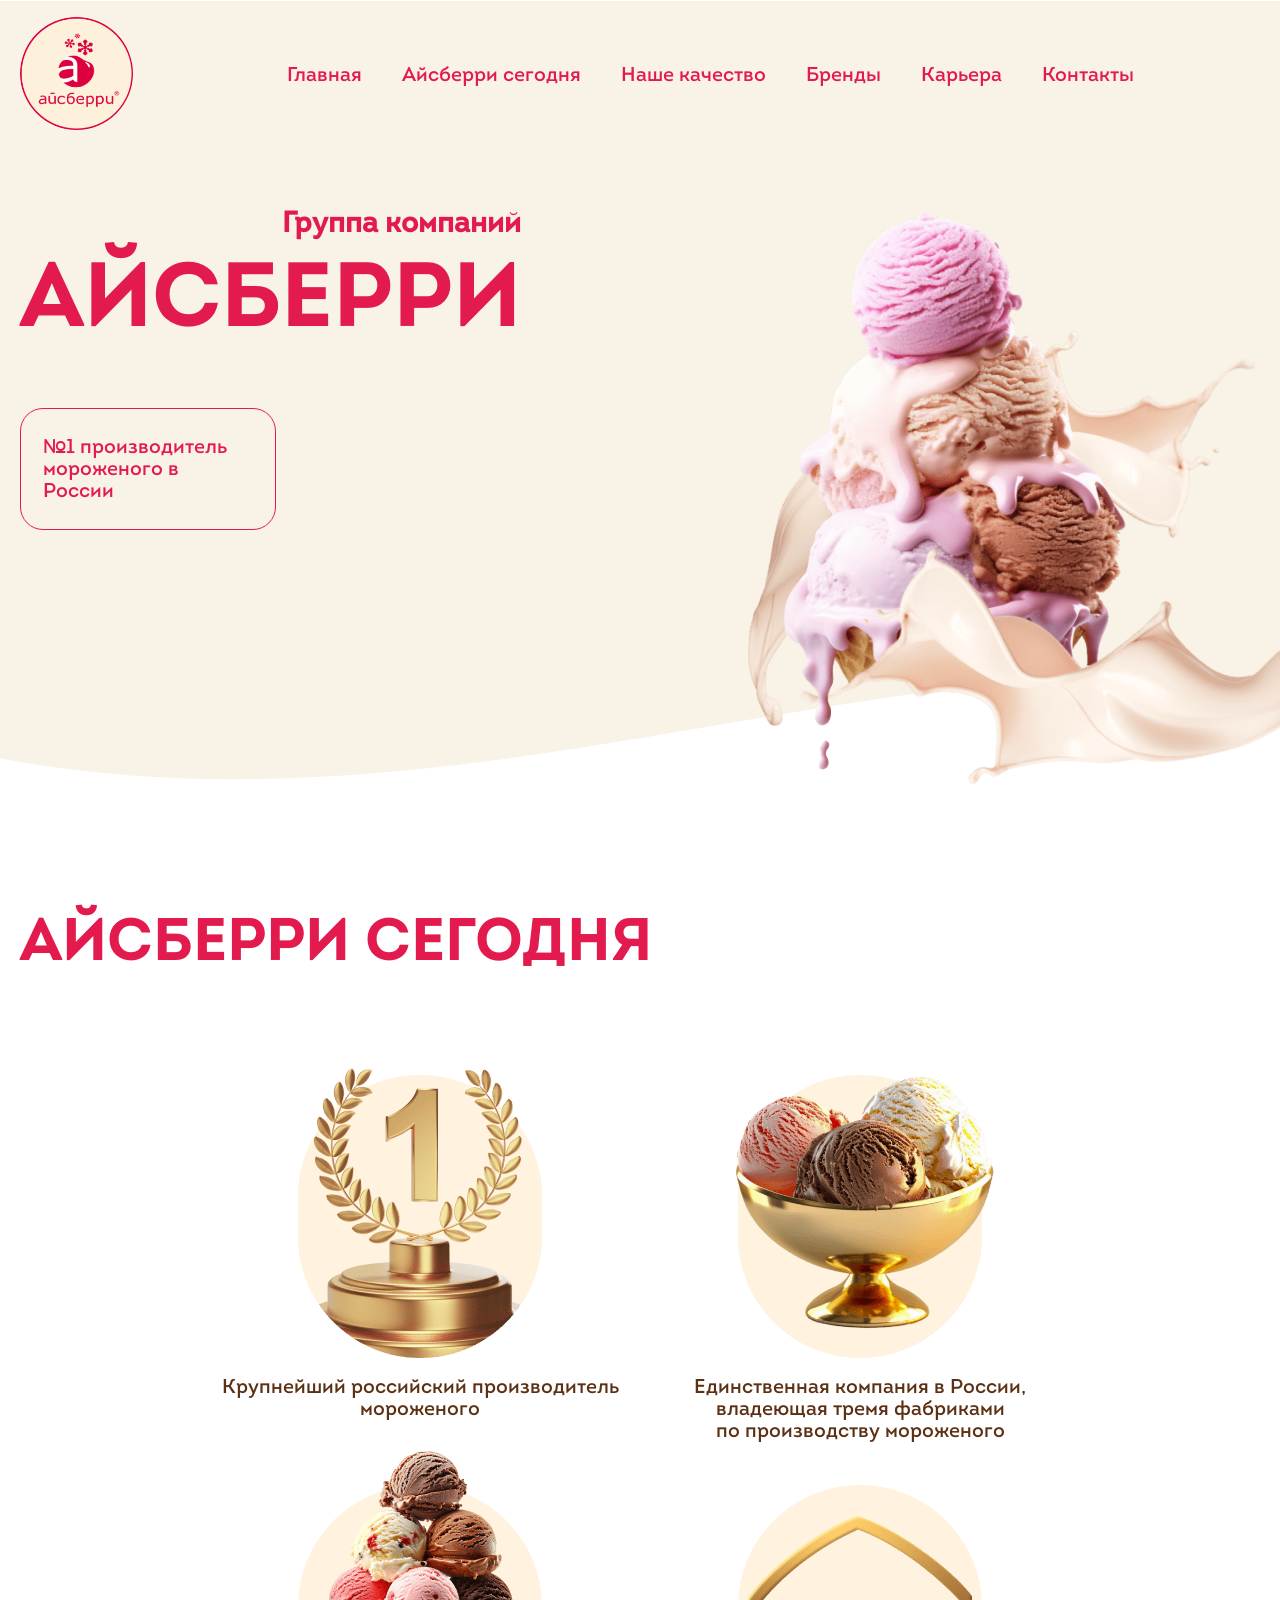
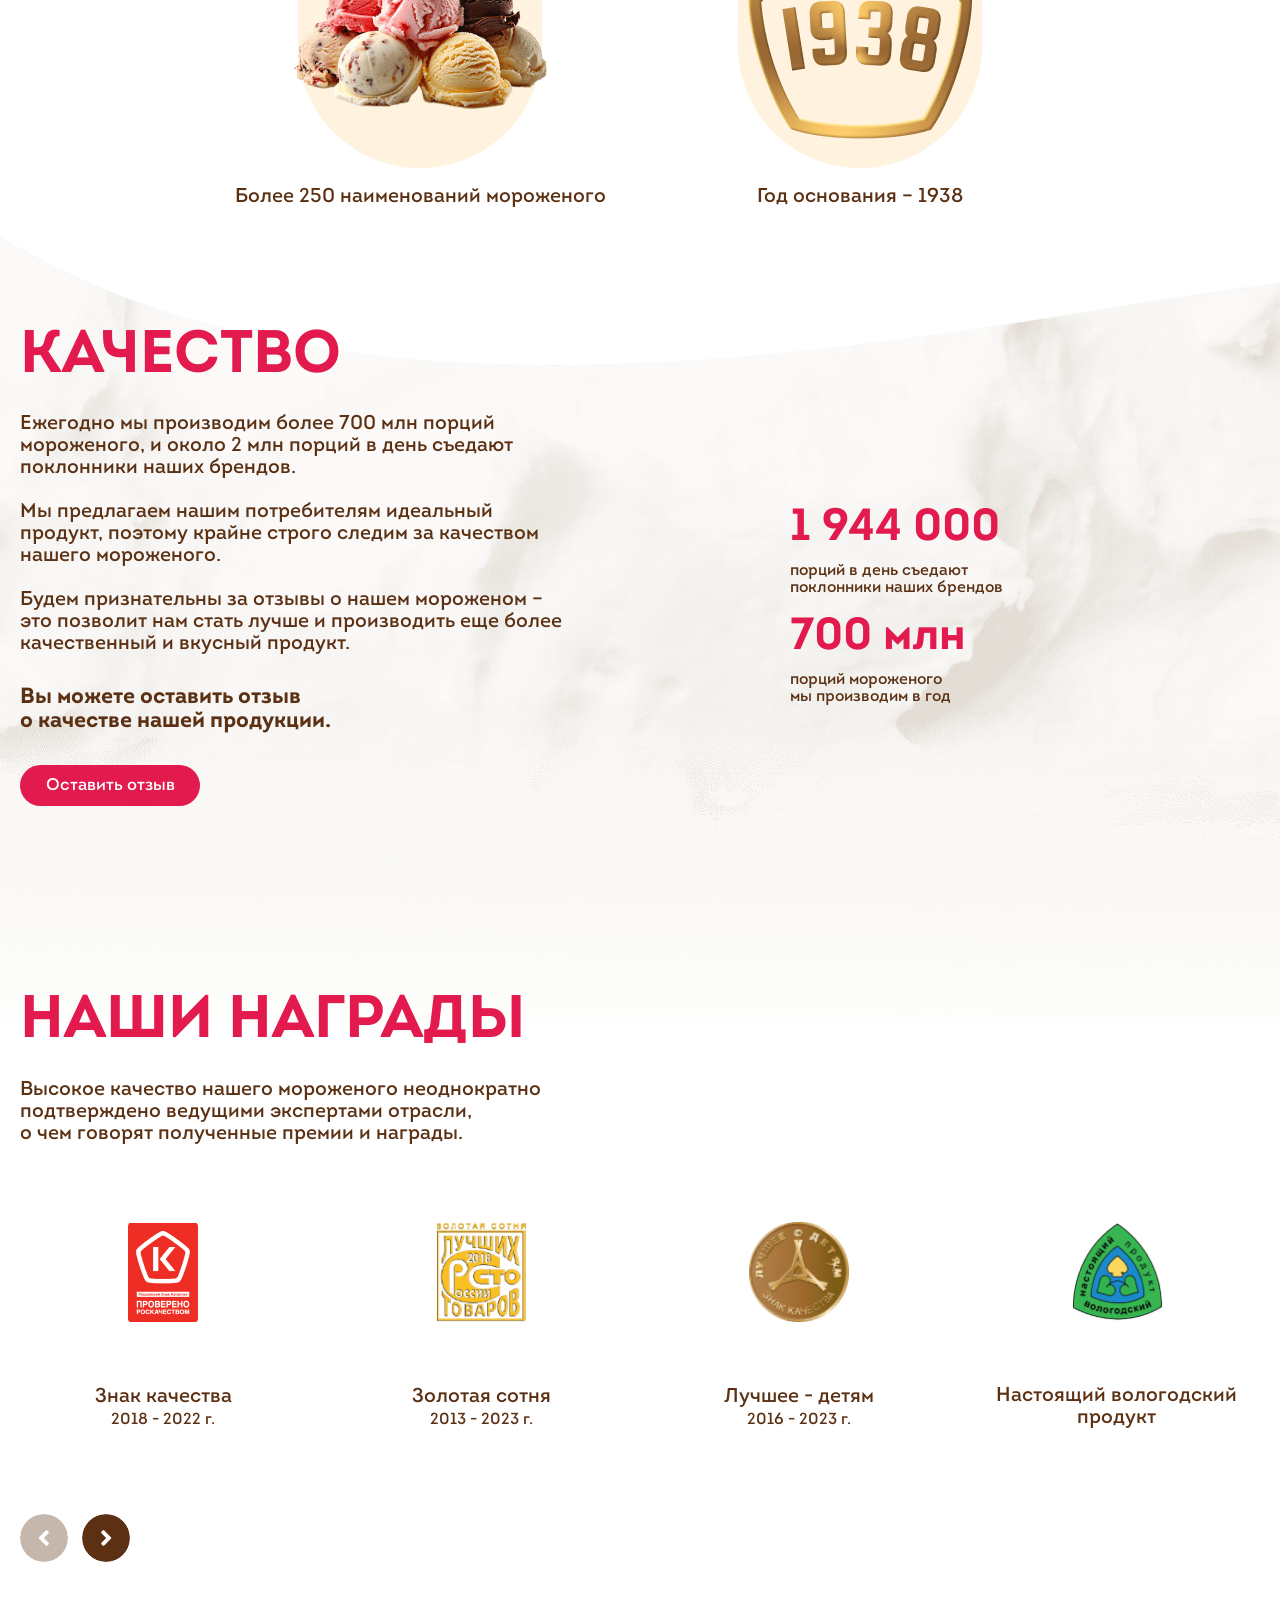
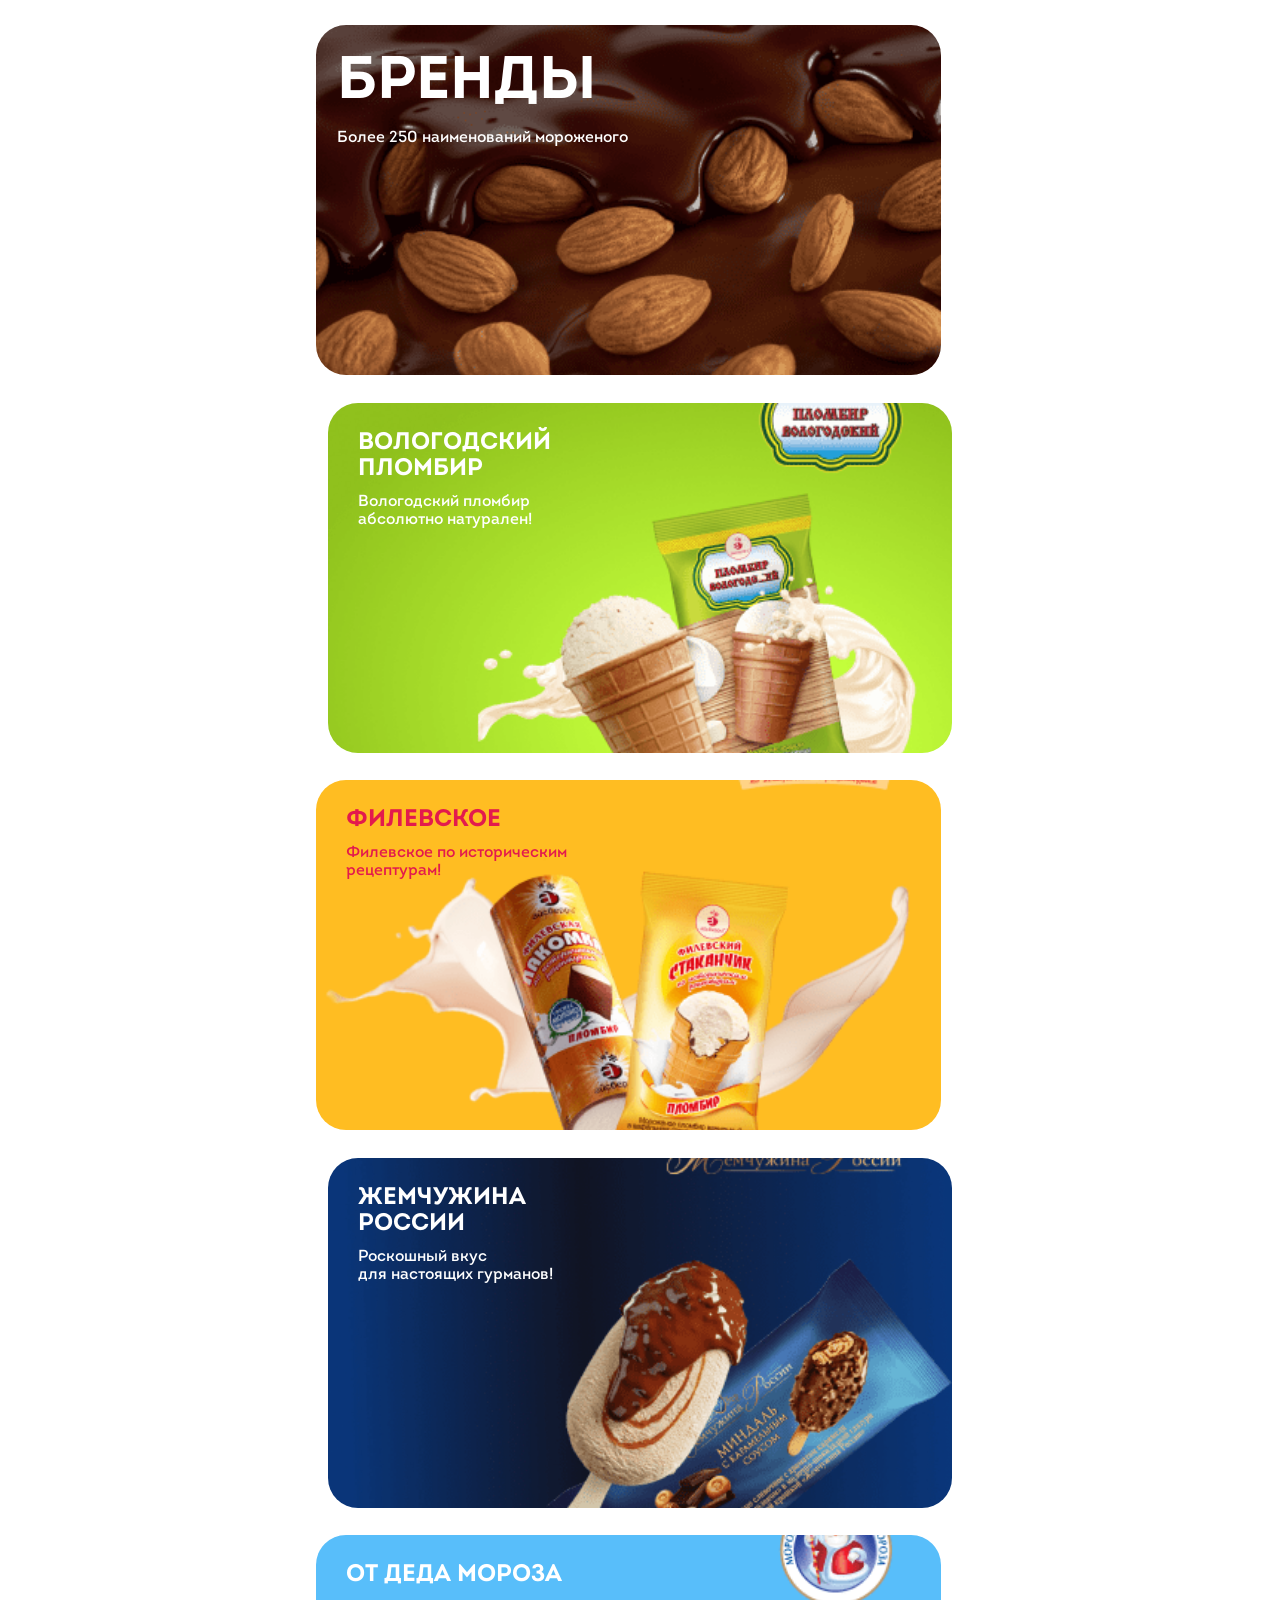
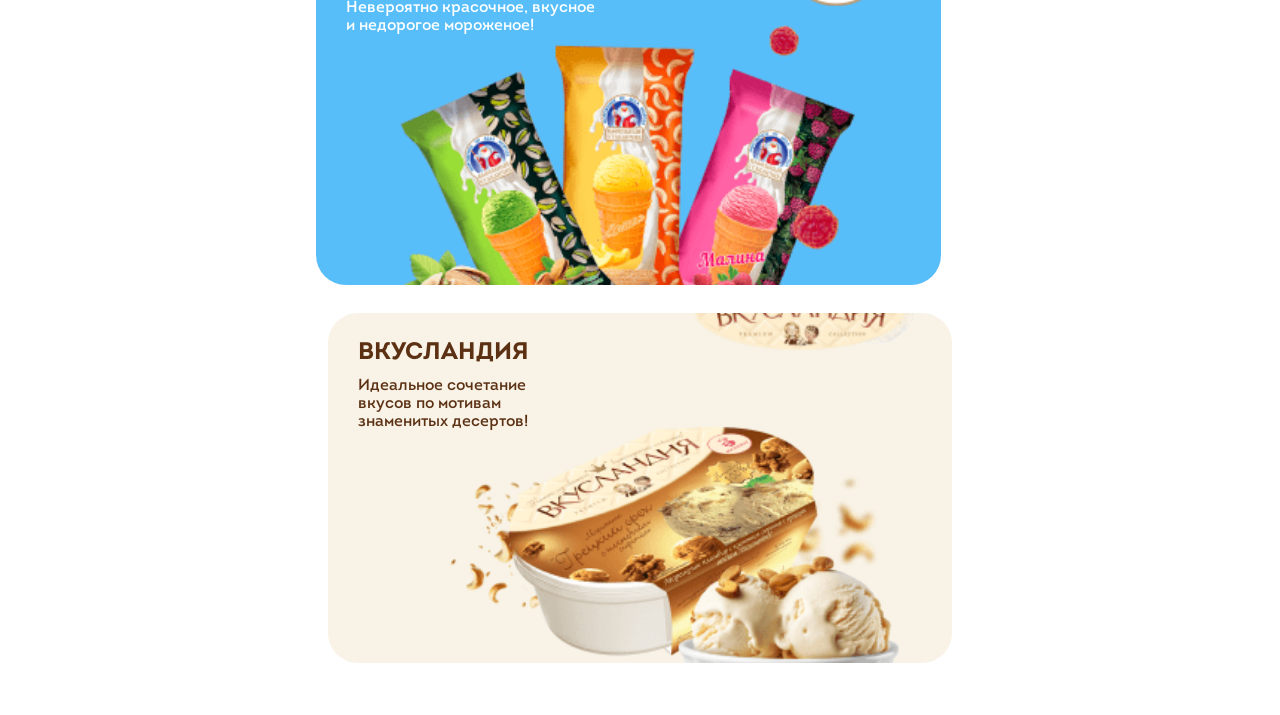
<file: index.html>
<!DOCTYPE html>
<html lang="ru">
<head>
    <meta charset="utf-8">
    <meta http-equiv="X-UA-Compatible" content="IE=edge">
    <title>Айсберри</title>
    <meta name="theme-color" content="#fff">
    <meta name="apple-mobile-web-app-status-bar-style" content="black-translucent">
    <meta name="viewport"
          content="width=device-width, user-scalable=no, initial-scale=1.0, maximum-scale=1.0, minimum-scale=1.0">
    <link rel="shortcut icon" href="img/favicons/favicon.ico" type="image/x-icon">
    <link rel="stylesheet" href="styles/main.min.css">
    <link rel="stylesheet" href="styles/pages/index.min.css">
</head>
<body>
<header class="header js-header">
    <div class="container header__container js-header-container">
        <div class="header__img-wrapper menu-item js-menu-item">
            <a href="/">
                <img src="/img/main-logo.svg" alt="Логотип">
            </a>
        </div>
        <div class="header__mobile-menu-button-wrapper js-trigger-mobile-menu">
            <div class="header__mobile-menu-button"></div>
        </div>
        <nav class="header__nav">
            <ul class="header__nav-list js-mobile-menu">
                <li class="header__nav-list-item menu-item header-menu-item js-menu-item"><a href="/">Главная</a></li>
                <li class="header__nav-list-item menu-item header-menu-item js-menu-item"><a href="/iceberry-today.html">Айсберри сегодня</a></li>
                <li class="header__nav-list-item menu-item header-menu-item js-menu-item"><a href="/quality.html">Наше качество</a></li>
                <li class="header__nav-list-item menu-item header-menu-item js-menu-item"><a href="/brands.html">Бренды</a></li>
                <li class="header__nav-list-item menu-item header-menu-item js-menu-item"><a href="/career.html">Карьера</a></li>
                <li class="header__nav-list-item menu-item header-menu-item js-menu-item"><a href="/contacts.html">Контакты</a></li>
            </ul>
        </nav>
    </div>
</header>
<main>
    <section class="hero">
        <div class="container hero__container">
            <div class="hero__info">
                <p class="hero__info-subtitle">Группа компаний</p>
                <h1 class="hero__info-title">Айсберри</h1>
                <p class="hero__info-descr"><span>№</span>1 производитель мороженого в России</p>
            </div>
            <picture>
                <source
                        srcset="./img/hero-img.png 1x, ./img/hero-img@2x.png 2x"
                />
                <img
                        src="./img/hero-img.png"
                        alt="Декоративная картинка"
                        width="773"
                        class="hero__info-img"
                />
            </picture>
        </div>
    </section>
    <section class="today">
        <div class="container today__container">
            <h2 class="today__title section-title">Айсберри сегодня</h2>
            <ul class="today__list">
                <li class="today__list-item">
                    <picture>
                        <source
                                srcset="./img/today-img-1.png 1x, ./img/today-img-1@2x.png 2x"
                        />
                        <img
                                src="./img/today-img-1.png"
                                alt="Декоративная картинка"
                                width="310"
                                class="today__list-img"
                        />
                    </picture>
                    <p class="today__list-text">Крупнейший российский производитель мороженого</p>
                </li>
                <li class="today__list-item">
                    <picture>
                        <source
                                srcset="./img/today-img-2.png 1x, ./img/today-img-2@2x.png 2x"
                        />
                        <img
                                src="./img/today-img-2.png"
                                alt="Декоративная картинка"
                                width="310"
                                class="today__list-img"
                        />
                    </picture>
                    <p class="today__list-text">Единственная компания в&nbsp;России, владеющая тремя фабриками по&nbsp;производству
                        мороженого</p>
                </li>
                <li class="today__list-item">
                    <picture>
                        <source
                                srcset="./img/today-img-3.png 1x, ./img/today-img-3@2x.png 2x"
                        />
                        <img
                                src="./img/today-img-3.png"
                                alt="Декоративная картинка"
                                width="310"
                                class="today__list-img"
                        />
                    </picture>
                    <p class="today__list-text">Более 250 наименований мороженого</p>
                </li>
                <li class="today__list-item">
                    <picture>
                        <source
                                srcset="./img/today-img-4.png 1x, ./img/today-img-4@2x.png 2x"
                        />
                        <img
                                src="./img/today-img-4.png"
                                alt="Декоративная картинка"
                                width="310"
                                class="today__list-img"
                        />
                    </picture>
                    <p class="today__list-text">Год основания – 1938</p>
                </li>
            </ul>
        </div>
    </section>
    <section class="quality">
        <div class="quality__container container">
            <div class="quality__content">
                <div class="quality__content-item">
                    <h2 class="quality__title section-title">Качество</h2>
                    <p class="quality__text">Ежегодно мы производим более 700 млн порций мороженого, и около 2 млн
                        порций в день съедают поклонники наших брендов.</p>
                    <p class="quality__text">Мы предлагаем нашим потребителям идеальный продукт, поэтому крайне строго
                        следим за качеством нашего мороженого.</p>
                    <p class="quality__text">Будем признательны за отзывы о&nbsp;нашем&nbsp;мороженом –<br/>это&nbsp;позволит нам
                        стать лучше и&nbsp;производить еще более качественный и&nbsp;вкусный продукт.</p>
                    <p class="quality__text quality__text_bold">Вы можете оставить отзыв о&nbsp;качестве нашей
                        продукции.</p>
                    <a class="quality__button button" href="/contacts.html" target="_blank">Оставить отзыв</a>
                </div>
                <div class="quality__content-item">
                    <p class="quality__subtitle">1 944 000</p>
                    <p class="quality__descr">порций в день съедают поклонники наших брендов</p>
                    <p class="quality__subtitle">700 млн</p>
                    <p class="quality__descr">порций мороженого мы&nbsp;производим в год</p>
                </div>
            </div>
        </div>
        <picture>
            <source
                    srcset="./img/quality-decor.png 1x, ./img/quality-decor@2x.png 2x"
            />
            <img
                    src="./img/quality-decor.png"
                    alt="Декоративная картинка"
                    width="375"
                    class="quality__decor"
            />
        </picture>
    </section>
    <section class="awards">
        <div class="awards__container container js-awards-parent">
            <h2 class="awards__title section-title">Наши награды</h2>
            <p class="awards__descr">Высокое качество нашего мороженого неоднократно подтверждено ведущими экспертами
                отрасли, о&nbsp;чем&nbsp;говорят полученные премии и награды.</p>
            <div class="awards__swiper swiper js-awards-slider">
                <ul class="awards__list swiper-wrapper js-awards-content">
                    <li class="awards__list-item swiper-slide">
                        <picture>
                            <source
                                    srcset="./img/awards-img-1.png 1x, ./img/awards-img-1@2x.png 2x"
                            />
                            <img
                                    src="./img/awards-img-1.png"
                                    alt="Декоративная картинка"
                                    width="100"
                                    class="awards__list-img"
                            />
                        </picture>
                        <p class="awards__list-text">Знак качества<br/><span>2018 - 2022 г.</span></p>
                    </li>
                    <li class="awards__list-item swiper-slide">
                        <picture>
                            <source
                                    srcset="./img/awards-img-2.png 1x, ./img/awards-img-2@2x.png 2x"
                            />
                            <img
                                    src="./img/awards-img-2.png"
                                    alt="Декоративная картинка"
                                    width="100"
                                    class="awards__list-img"
                            />
                        </picture>
                        <p class="awards__list-text">Золотая сотня<br/><span>2013 - 2023 г.</span></p>
                    </li>
                    <li class="awards__list-item swiper-slide">
                        <picture>
                            <source
                                    srcset="./img/awards-img-3.png 1x, ./img/awards-img-3@2x.png 2x"
                            />
                            <img
                                    src="./img/awards-img-3.png"
                                    alt="Декоративная картинка"
                                    width="100"
                                    class="awards__list-img"
                            />
                        </picture>
                        <p class="awards__list-text">Лучшее - детям<br/><span>2016 - 2023 г.</span></p>
                    </li>
                    <li class="awards__list-item swiper-slide">
                        <picture>
                            <source
                                    srcset="./img/awards-img-4.png 1x, ./img/awards-img-4@2x.png 2x"
                            />
                            <img
                                    src="./img/awards-img-4.png"
                                    alt="Декоративная картинка"
                                    width="100"
                                    class="awards__list-img"
                            />
                        </picture>
                        <p class="awards__list-text">Настоящий вологодский продукт</p>
                    </li>
                    <li class="awards__list-item swiper-slide">
                        <picture>
                            <source
                                    srcset="./img/awards-img-6.png 1x, ./img/awards-img-6@2x.png 2x"
                            />
                            <img
                                    src="./img/awards-img-6.png"
                                    alt="Декоративная картинка"
                                    width="100"
                                    class="awards__list-img"
                            />
                        </picture>
                        <p class="awards__list-text">Гарантия<br/>качества</p>
                    </li>
                </ul>
            </div>
            <div class="awards__slider-arrows slider-arrows">
                <div class="awards__slider-prev swiper-button-prev"></div>
                <div class="awards__slider-next swiper-button-next"></div>
            </div>
        </div>
    </section>
    <section class="brands">
        <div class="brands__container container">
            <div class="brands__swiper swiper js-brands-slider">
                <ul class="brands__list swiper-wrapper">
                    <li class="brands__list-item brands__list-item_main swiper-slide">
                        <a href="/brands.html" target="_blank" class="absolute-link"></a>
                        <p class="brands__title">Бренды</p>
                        <p class="brands__descr">Более 250 наименований мороженого</p>
                    </li>
                    <li class="brands__list-item brands__list-item_vologodskiy-plombir swiper-slide">
                        <a href="/brands/vologodskiy-plombir.html" target="_blank" class="absolute-link"></a>
                        <p class="brands__title">Вологодский пломбир</p>
                        <p class="brands__descr">Вологодский пломбир<br/>абсолютно натурален!</p>
                    </li>
                    <li class="brands__list-item brands__list-item_filevskoe swiper-slide">
                        <a href="/brands/filevskoe.html" target="_blank" class="absolute-link"></a>
                        <p class="brands__title filevskoe-text">Филевское</p>
                        <p class="brands__descr filevskoe-text">Филевское по историческим<br/>рецептурам!</p>
                    </li>
                    <li class="brands__list-item brands__list-item_jemchujina-rossii swiper-slide">
                        <a href="/brands/jemchujina-rossii.html" target="_blank" class="absolute-link"></a>
                        <p class="brands__title">Жемчужина России</p>
                        <p class="brands__descr">Роскошный вкус<br/>для настоящих гурманов!</p>
                    </li>
                    <li class="brands__list-item brands__list-item_ot-deda-moroza swiper-slide">
                        <a href="/brands/ot-deda-moroza.html" target="_blank" class="absolute-link"></a>
                        <p class="brands__title">От Деда Мороза</p>
                        <p class="brands__descr">Невероятно красочное, вкусное<br/>и недорогое мороженое!</p>
                    </li>
                    <li class="brands__list-item brands__list-item_vkuslandia swiper-slide">
                        <a href="/brands/vkuslandia.html" target="_blank" class="absolute-link"></a>
                        <p class="brands__title vkuslandia-text">Вкусландия</p>
                        <p class="brands__descr vkuslandia-text">Идеальное сочетание<br/>вкусов по мотивам<br/>знаменитых десертов!</p>
                    </li>
                </ul>
            </div>
            <div class="brands__slider-arrows slider-arrows slider-arrows_mobile">
                <div class="brands__slider-prev swiper-button-prev"></div>
                <div class="brands__slider-next swiper-button-next"></div>
            </div>
        </div>
    </section>
    <section class="buy">
        <div class="buy__container container js-buy-parent">
            <h2 class="buy__title section-title">Где купить?</h2>
            <p class="buy__descr">Мороженое Айсберри можно приобрести в сетевых и&nbsp;розничных магазинах, а также в
                фирменных киосках Айсберри</p>
            <div class="buy__swiper swiper js-buy-slider">
            <ul class="buy__list swiper-wrapper js-buy-content">
                <li class="buy__list-item swiper-slide">
                    <img
                            src="./img/buy-img-1.svg"
                            alt="Пятерочка"
                            width="258"
                            class="buy__list-img"
                    />
                </li>
                <li class="buy__list-item swiper-slide">
                    <img
                            src="./img/buy-img-2.svg"
                            alt="Магнит"
                            width="223"
                            class="buy__list-img"
                    />
                </li>
                <li class="buy__list-item swiper-slide">
                    <img
                            src="./img/buy-img-3.svg"
                            alt="Лента"
                            width="203"
                            class="buy__list-img"
                    />
                </li>
                <li class="buy__list-item swiper-slide">
                    <img
                            src="./img/buy-img-4.svg"
                            alt="Ашан"
                            width="149"
                            class="buy__list-img"
                    />
                </li>
            </ul>
            </div>
            <div class="buy__slider-arrows slider-arrows">
                <div class="buy__slider-prev swiper-button-prev"></div>
                <div class="buy__slider-next swiper-button-next"></div>
            </div>
        </div>
    </section>
</main>
<footer class="footer">
    <div class="footer__container container">
        <div class="footer__img-wrapper menu-item js-menu-item">
            <a href="/">
                <img src="/img/main-logo.svg" alt="Логотип">
            </a>
        </div>
        <ul class="footer__nav-list">
            <li class="footer__nav-list-item menu-item js-menu-item"><a href="/iceberry-today.html">Айсберри сегодня</a></li>
            <li class="footer__nav-list-item menu-item js-menu-item"><a href="/quality.html">Качество</a></li>
            <li class="footer__nav-list-item menu-item js-menu-item"><a href="/brands.html">Бренды</a></li>
            <li class="footer__nav-list-item menu-item js-menu-item"><a href="/career.html">Карьера</a></li>
            <li class="footer__nav-list-item menu-item js-menu-item"><a href="/contacts.html">Контакты</a></li>
        </ul>
        <div class="footer__info">
            <a href="/" class="footer__info-logo">
                <img src="/img/main-logo.svg" alt="Логотип">
            </a>
            <p class="footer__info-title">2010–<span class="js-footer-year"></span> ООО «ТД АЙСБЕРРИ»</p>
            <ul class="footer__info-socials">
                <li class="footer__info-socials-item">
                    <a href="https://test.ru">
                        <img src="/img/vk-icon.svg" alt="Логотип VK">
                    </a>
                </li>
                <li class="footer__info-socials-item">
                    <a href="https://test.ru">
                        <img src="/img/tg-icon.svg" alt="Логотип TG">
                    </a>
                </li>
                <li class="footer__info-socials-item">
                    <a href="https://test.ru">
                        <img src="/img/whatsapp-icon.svg" alt="Логотип Whatsapp">
                    </a>
                </li>
            </ul>
        </div>
    </div>
</footer>
<script src="js/vendor.min.js"></script>
<script src="js/main.min.js"></script>
<script src="js/pages/index.min.js"></script>
</body>
</html>
</file>
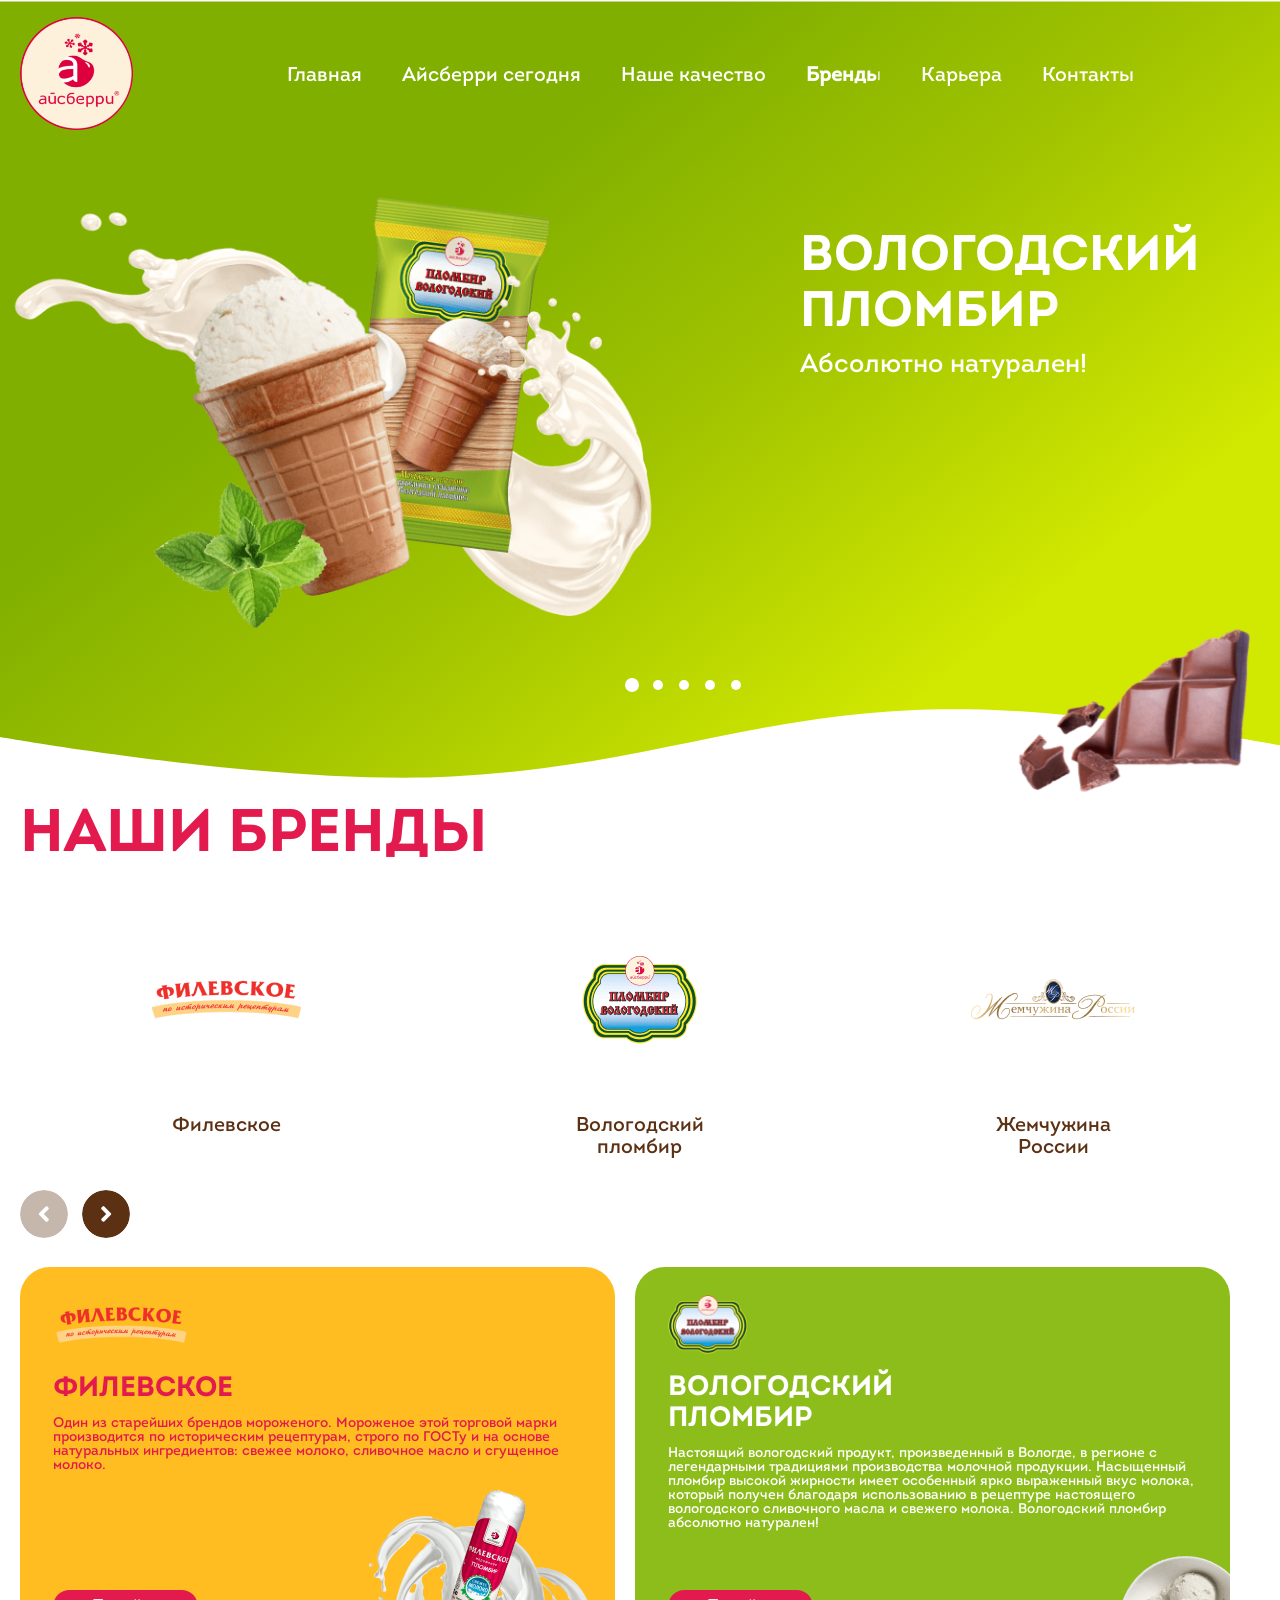
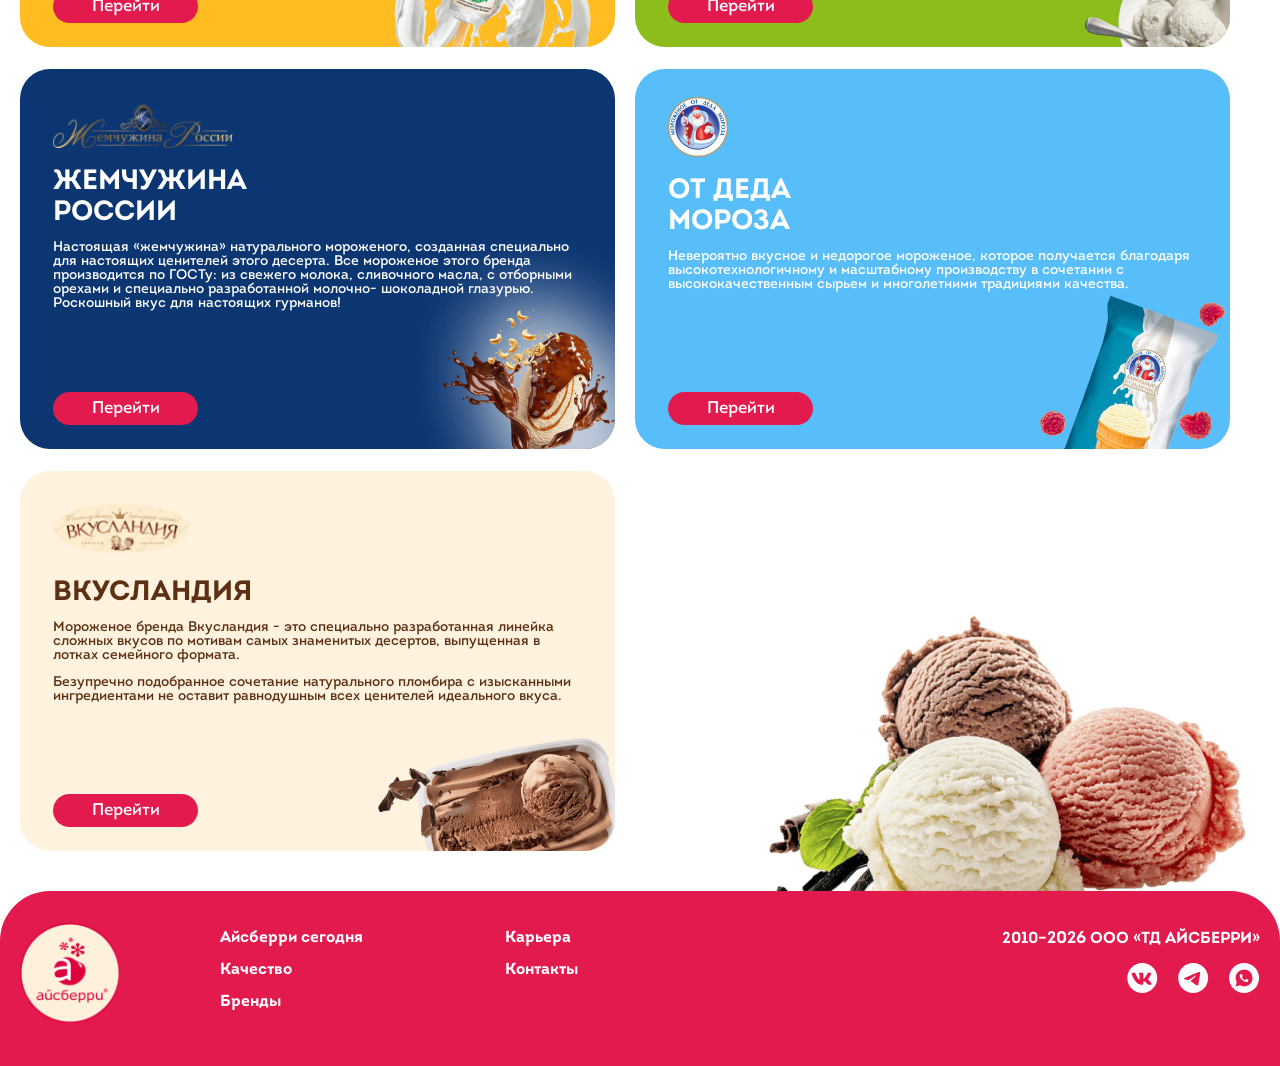
<file: brands.html>
<!DOCTYPE html>
<html lang="ru">
<head>
    <meta charset="utf-8">
    <meta http-equiv="X-UA-Compatible" content="IE=edge">
    <title>Айсберри</title>
    <meta name="theme-color" content="#fff">
    <meta name="apple-mobile-web-app-status-bar-style" content="black-translucent">
    <meta name="viewport"
          content="width=device-width, user-scalable=no, initial-scale=1.0, maximum-scale=1.0, minimum-scale=1.0">
    <link rel="shortcut icon" href="img/favicons/favicon.ico" type="image/x-icon">
    <link rel="stylesheet" href="styles/main.min.css">
    <link rel="stylesheet" href="styles/brands-general-styles.min.css">
    <link rel="stylesheet" href="styles/pages/brands.min.css">
</head>
<body data-brand-theme="vologodskiy-plombir">
<header class="header js-header">
    <div class="container header__container js-header-container">
        <div class="header__img-wrapper menu-item js-menu-item">
            <a href="/">
                <img src="/img/main-logo.svg" alt="Логотип">
            </a>
        </div>
        <div class="header__mobile-menu-button-wrapper js-trigger-mobile-menu">
            <div class="header__mobile-menu-button"></div>
        </div>
        <nav class="header__nav">
            <ul class="header__nav-list js-mobile-menu">
                <li class="header__nav-list-item menu-item header-menu-item js-menu-item"><a href="/">Главная</a></li>
                <li class="header__nav-list-item menu-item header-menu-item js-menu-item"><a href="/iceberry-today.html">Айсберри сегодня</a></li>
                <li class="header__nav-list-item menu-item header-menu-item js-menu-item"><a href="/quality.html">Наше качество</a></li>
                <li class="header__nav-list-item menu-item header-menu-item js-menu-item"><a href="/brands.html">Бренды</a></li>
                <li class="header__nav-list-item menu-item header-menu-item js-menu-item"><a href="/career.html">Карьера</a></li>
                <li class="header__nav-list-item menu-item header-menu-item js-menu-item"><a href="/contacts.html">Контакты</a></li>
            </ul>
        </nav>
    </div>
</header>
<main>
    <section class="hero js-slider-parent">
        <div class="hero__swiper swiper js-hero-slider">
            <ul class="hero__list swiper-wrapper">
                <li data-brand-theme="vologodskiy-plombir"
                    class="hero__list-item swiper-slide brand brand_vologodskiy-plombir js-brands-slide">
                    <div class="hero__list-item-wrapper brand__wrapper">
                        <picture>
                            <source
                                    srcset="./img/vologodskiy-plombir-main-img.png 1x, ./img/vologodskiy-plombir-main-img@2x.png 2x"
                            />
                            <img
                                    src="./img/vologodskiy-plombir-main-img.png"
                                    alt="Декоративная картинка"
                                    width="695"
                                    class="hero__list-img brand__img"
                            />
                        </picture>
                        <div class="hero__list-info brand__text">
                            <p class="hero__list-info-title brand__text-title">Вологодский пломбир</p>
                            <p class="hero__list-info-descr brand__text-descr">Абсолютно натурален!</p>
                        </div>
                    </div>
                </li>
                <li data-brand-theme="filevskoe"
                    class="hero__list-item swiper-slide brand brand_filevskoe js-brands-slide">
                    <div class="hero__list-item-wrapper brand__wrapper">
                        <picture>
                            <source
                                    srcset="./img/filevskoe-main-img.png 1x, ./img/filevskoe-main-img@2x.png 2x"
                            />
                            <img
                                    src="./img/filevskoe-main-img.png"
                                    alt="Декоративная картинка"
                                    width="562"
                                    class="hero__list-img brand__img"
                            />
                        </picture>
                        <div class="hero__list-info brand__text">
                            <p class="hero__list-info-title brand__text-title">Филевское</p>
                            <p class="hero__list-info-descr brand__text-descr">По историческим рецептурам!</p>
                        </div>
                    </div>
                </li>
                <li data-brand-theme="jemchujina-rossii"
                    class="hero__list-item swiper-slide brand brand_jemchujina-rossii js-brands-slide">
                    <div class="hero__list-item-wrapper brand__wrapper">
                        <picture>
                            <source
                                    srcset="./img/jemchujina-rossii-main-img.png 1x, ./img/jemchujina-rossii-main-img@2x.png 2x"
                            />
                            <img
                                    src="./img/jemchujina-rossii-main-img.png"
                                    alt="Декоративная картинка"
                                    width="999"
                                    class="hero__list-img brand__img"
                            />
                        </picture>
                        <div class="hero__list-info brand__text">
                            <p class="hero__list-info-title brand__text-title">Жемчужина России</p>
                            <p class="hero__list-info-descr brand__text-descr">Роскошный вкус<br/>для настоящих гурманов!</p>
                        </div>
                    </div>
                </li>
                <li data-brand-theme="ot-deda-moroza"
                    class="hero__list-item swiper-slide brand brand_ot-deda-moroza js-brands-slide">
                    <div class="hero__list-item-wrapper brand__wrapper">
                        <picture>
                            <source
                                    srcset="./img/ot-deda-moroza-main-img.png 1x, ./img/ot-deda-moroza-main-img@2x.png 2x"
                            />
                            <img
                                    src="./img/ot-deda-moroza-main-img.png"
                                    alt="Декоративная картинка"
                                    width="800"
                                    class="hero__list-img brand__img"
                            />
                        </picture>
                        <div class="hero__list-info brand__text">
                            <p class="hero__list-info-title brand__text-title">От Деда Мороза</p>
                            <p class="hero__list-info-descr brand__text-descr">Невероятно красочное, вкусное и&nbsp;недорогое
                                мороженое!</p>
                        </div>
                    </div>
                </li>
                <li data-brand-theme="vkuslandia"
                    class="hero__list-item swiper-slide brand brand_vkuslandia js-brands-slide">
                    <div class="hero__list-item-wrapper brand__wrapper">
                        <picture>
                            <source
                                    srcset="./img/vkuslandia-main-img.png 1x, ./img/vkuslandia-main-img@2x.png 2x"
                            />
                            <img
                                    src="./img/vkuslandia-main-img.png"
                                    alt="Декоративная картинка"
                                    width="651"
                                    class="hero__list-img brand__img"
                            />
                        </picture>
                        <div class="hero__list-info brand__text">
                            <p class="hero__list-info-title brand__text-title">Вкусландия</p>
                            <p class="hero__list-info-descr brand__text-descr">Идеальное сочетание вкусов<br/>по мотивам знаменитых
                                десертов!
                            </p>
                        </div>
                    </div>
                </li>
            </ul>
            <div class="hero__pagination swiper-pagination js-hero-pagination"></div>
            <div class="hero__container container">
                <picture>
                    <source
                            srcset="./img/brands-hero-decor.png 1x, ./img/brands-hero-decor@2x.png 2x"
                    />
                    <img
                            src="./img/brands-hero-decor.png"
                            alt="Декоративная картинка"
                            width="280"
                            class="hero__decor"
                    />
                </picture>
            </div>
        </div>
    </section>
    <section class="brands">
        <div class="brands__container container">
            <h1 class="brands__title section-title">Наши бренды</h1>
            <div class="brands__swiper swiper js-brands-slider swiper-overflow-hidden">
                <ul class="brands__list swiper-wrapper">
                    <li class="brands__list-item swiper-slide">
                        <picture>
                            <source
                                    srcset="./img/brands-main-logo-1.png 1x, ./img/brands-main-logo-1@2x.png 2x"
                            />
                            <img
                                    src="./img/brands-main-logo-1.png"
                                    alt="Декоративная картинка"
                                    width="190"
                                    class="brands__list-img"
                            />
                        </picture>
                        <p class="brands__list-text">Филевское</p>
                    </li>
                    <li class="brands__list-item swiper-slide">
                        <picture>
                            <source
                                    srcset="./img/brands-main-logo-2.png 1x, ./img/brands-main-logo-2@2x.png 2x"
                            />
                            <img
                                    src="./img/brands-main-logo-2.png"
                                    alt="Декоративная картинка"
                                    width="190"
                                    class="brands__list-img"
                            />
                        </picture>
                        <p class="brands__list-text">Вологодский пломбир</p>
                    </li>
                    <li class="brands__list-item swiper-slide">
                        <picture>
                            <source
                                    srcset="./img/brands-main-logo-3.png 1x, ./img/brands-main-logo-3@2x.png 2x"
                            />
                            <img
                                    src="./img/brands-main-logo-3.png"
                                    alt="Декоративная картинка"
                                    width="190"
                                    class="brands__list-img"
                            />
                        </picture>
                        <p class="brands__list-text">Жемчужина России</p>
                    </li>
                    <li class="brands__list-item swiper-slide">
                        <picture>
                            <source
                                    srcset="./img/brands-main-logo-4.png 1x, ./img/brands-main-logo-4@2x.png 2x"
                            />
                            <img
                                    src="./img/brands-main-logo-4.png"
                                    alt="Декоративная картинка"
                                    width="190"
                                    class="brands__list-img"
                            />
                        </picture>
                        <p class="brands__list-text">Мороженое от&nbsp;Деда Мороза</p>
                    </li>
                    <li class="brands__list-item swiper-slide">
                        <picture>
                            <source
                                    srcset="./img/brands-main-logo-5.png 1x, ./img/brands-main-logo-5@2x.png 2x"
                            />
                            <img
                                    src="./img/brands-main-logo-5.png"
                                    alt="Декоративная картинка"
                                    width="190"
                                    class="brands__list-img"
                            />
                        </picture>
                        <p class="brands__list-text">Вкусландия</p>
                    </li>
                    <li class="brands__list-item swiper-slide">
                        <picture>
                            <source
                                    srcset="./img/brands-main-logo-6.png 1x, ./img/brands-main-logo-6@2x.png 2x"
                            />
                            <img
                                    src="./img/brands-main-logo-6.png"
                                    alt="Декоративная картинка"
                                    width="190"
                                    class="brands__list-img"
                            />
                        </picture>
                        <p class="brands__list-text">Ярославское мороженое</p>
                    </li>
                    <li class="brands__list-item swiper-slide">
                        <picture>
                            <source
                                    srcset="./img/brands-main-logo-7.png 1x, ./img/brands-main-logo-7@2x.png 2x"
                            />
                            <img
                                    src="./img/brands-main-logo-7.png"
                                    alt="Декоративная картинка"
                                    width="190"
                                    class="brands__list-img"
                            />
                        </picture>
                        <p class="brands__list-text">Инстинкт</p>
                    </li>
                    <li class="brands__list-item swiper-slide">
                        <picture>
                            <source
                                    srcset="./img/brands-main-logo-8.png 1x, ./img/brands-main-logo-8@2x.png 2x"
                            />
                            <img
                                    src="./img/brands-main-logo-8.png"
                                    alt="Декоративная картинка"
                                    width="190"
                                    class="brands__list-img"
                            />
                        </picture>
                        <p class="brands__list-text">Семейное</p>
                    </li>
                    <li class="brands__list-item swiper-slide">
                        <picture>
                            <source
                                    srcset="./img/brands-main-logo-9.png 1x, ./img/brands-main-logo-9@2x.png 2x"
                            />
                            <img
                                    src="./img/brands-main-logo-9.png"
                                    alt="Декоративная картинка"
                                    width="190"
                                    class="brands__list-img"
                            />
                        </picture>
                        <p class="brands__list-text">100% вкус</p>
                    </li>
                </ul>
            </div>
            <div class="brands__slider-arrows slider-arrows">
                <div class="brands__slider-prev swiper-button-prev"></div>
                <div class="brands__slider-next swiper-button-next"></div>
            </div>
        </div>
    </section>
    <section class="brands-descr">
        <div class="brands-descr__container container">
            <div class="brands-descr__swiper swiper js-brands-descr-slider">
                <ul class="brands-descr__list swiper-wrapper">
                    <li class="brands-descr__list-item brands-descr__list-item_filevskoe filevskoe-bg swiper-slide">
                        <a class="absolute-link" href="/brands/filevskoe.html"></a>
                        <div class="brands-descr__list-content">
                            <picture>
                                <source
                                        srcset="./img/brands-descr-logo-1.png 1x, ./img/brands-descr-logo-1@2x.png 2x"
                                />
                                <img
                                        src="./img/brands-descr-logo-1.png"
                                        alt="Декоративная картинка"
                                        width="137"
                                        class="brands-descr__list-img"
                                />
                            </picture>
                            <h2 class="brands-descr__list-title filevskoe-text">Филевское</h2>
                            <p class="brands-descr__list-subtitle filevskoe-text">Один из старейших брендов мороженого.
                                Мороженое этой торговой
                                марки производится по&nbsp;историческим рецептурам, строго по ГОСТу и&nbsp;на&nbsp;основе
                                натуральных
                                ингредиентов: свежее молоко, сливочное масло и сгущенное молоко.</p>
                            <button class="brands-descr__list-button button">Перейти</button>
                        </div>
                        <picture>
                            <source
                                    srcset="./img/brands-list-decor-1.png 1x, ./img/brands-list-decor-1@2x.png 2x"
                            />
                            <img
                                    src="./img/brands-list-decor-1.png"
                                    alt="Декоративная картинка"
                                    width="231"
                                    class="brands-descr__list-decor"
                            />
                        </picture>
                    </li>
                    <li class="brands-descr__list-item brands-descr__list-item_vologodskiy-plombir vologodskiy-plombir-bg swiper-slide">
                        <a class="absolute-link" href="/brands/vologodskiy-plombir.html"></a>
                        <div class="brands-descr__list-content">
                            <picture>
                                <source
                                        srcset="./img/brands-descr-logo-2.png 1x, ./img/brands-descr-logo-2@2x.png 2x"
                                />
                                <img
                                        src="./img/brands-descr-logo-2.png"
                                        alt="Декоративная картинка"
                                        width="81"
                                        class="brands-descr__list-img"
                                />
                            </picture>
                            <h2 class="brands-descr__list-title">Вологодский пломбир</h2>
                            <p class="brands-descr__list-subtitle">Настоящий вологодский продукт, произведенный в&nbsp;Вологде,
                                в регионе с легендарными традициями производства молочной продукции. Насыщенный пломбир
                                высокой жирности имеет особенный ярко выраженный вкус молока, который получен благодаря
                                использованию в рецептуре настоящего вологодского сливочного масла и&nbsp;свежего
                                молока.
                                Вологодский пломбир абсолютно натурален!</p>
                            <button class="brands-descr__list-button button">Перейти</button>
                        </div>
                        <picture>
                            <source
                                    srcset="./img/brands-list-decor-2.png 1x, ./img/brands-list-decor-2@2x.png 2x"
                            />
                            <img
                                    src="./img/brands-list-decor-2.png"
                                    alt="Декоративная картинка"
                                    width="149"
                                    class="brands-descr__list-decor"
                            />
                        </picture>
                    </li>
                    <li class="brands-descr__list-item brands-descr__list-item_jemchujina-rossii jemchujina-rossii-bg swiper-slide">
                        <a class="absolute-link" href="/brands/jemchujina-rossii.html"></a>
                        <div class="brands-descr__list-content">
                            <picture>
                                <source
                                        srcset="./img/brands-descr-logo-3.png 1x, ./img/brands-descr-logo-3@2x.png 2x"
                                />
                                <img
                                        src="./img/brands-descr-logo-3.png"
                                        alt="Декоративная картинка"
                                        width="180"
                                        class="brands-descr__list-img"
                                />
                            </picture>
                            <h2 class="brands-descr__list-title">Жемчужина России</h2>
                            <p class="brands-descr__list-subtitle">Настоящая «жемчужина» натурального мороженого,
                                созданная
                                специально для&nbsp;настоящих ценителей этого десерта. Все&nbsp;мороженое этого бренда
                                производится по ГОСТу: из свежего молока, сливочного масла, с отборными орехами и&nbsp;специально&nbsp;разработанной
                                молочно- шоколадной глазурью. Роскошный вкус&nbsp;для настоящих гурманов!</p>
                            <button class="brands-descr__list-button button">Перейти</button>
                        </div>
                        <picture>
                            <source
                                    srcset="./img/brands-list-decor-3.png 1x, ./img/brands-list-decor-3@2x.png 2x"
                            />
                            <img
                                    src="./img/brands-list-decor-3.png"
                                    alt="Декоративная картинка"
                                    width="243"
                                    class="brands-descr__list-decor"
                            />
                        </picture>
                    </li>
                    <li class="brands-descr__list-item brands-descr__list-item_ot-deda-moroza ot-deda-moroza-bg swiper-slide">
                        <a class="absolute-link" href="/brands/ot-deda-moroza.html"></a>
                        <div class="brands-descr__list-content">
                            <picture>
                                <source
                                        srcset="./img/brands-descr-logo-4.png 1x, ./img/brands-descr-logo-4@2x.png 2x"
                                />
                                <img
                                        src="./img/brands-descr-logo-4.png"
                                        alt="Декоративная картинка"
                                        width="60"
                                        class="brands-descr__list-img"
                                />
                            </picture>
                            <h2 class="brands-descr__list-title">От Деда Мороза</h2>
                            <p class="brands-descr__list-subtitle">Невероятно вкусное и недорогое мороженое, которое
                                получается благодаря высокотехнологичному и масштабному производству в&nbsp;сочетании с
                                высококачественным сырьем и многолетними традициями качества. </p>
                            <button class="brands-descr__list-button button">Перейти</button>
                        </div>
                        <picture>
                            <source
                                    srcset="./img/brands-list-decor-4.png 1x, ./img/brands-list-decor-4@2x.png 2x"
                            />
                            <img
                                    src="./img/brands-list-decor-4.png"
                                    alt="Декоративная картинка"
                                    width="239"
                                    class="brands-descr__list-decor"
                            />
                        </picture>
                    </li>
                    <li class="brands-descr__list-item brands-descr__list-item_vkuslandia vkuslandia-bg swiper-slide">
                        <a class="absolute-link" href="/brands/vkuslandia.html"></a>
                        <div class="brands-descr__list-content">
                            <picture>
                                <source
                                        srcset="./img/brands-descr-logo-5.png 1x, ./img/brands-descr-logo-5@2x.png 2x"
                                />
                                <img
                                        src="./img/brands-descr-logo-5.png"
                                        alt="Декоративная картинка"
                                        width="137"
                                        class="brands-descr__list-img"
                                />
                            </picture>
                            <h2 class="brands-descr__list-title vkuslandia-text">Вкусландия</h2>
                            <p class="brands-descr__list-subtitle vkuslandia-text">Мороженое бренда Вкусландия - это
                                специально разработанная линейка сложных вкусов по&nbsp;мотивам самых знаменитых
                                десертов,
                                выпущенная в лотках семейного формата.</p>
                            <p class="brands-descr__list-subtitle vkuslandia-text">Безупречно подобранное сочетание
                                натурального пломбира с изысканными ингредиентами не оставит равнодушным всех ценителей
                                идеального вкуса.</p>
                            <button class="brands-descr__list-button button">Перейти</button>
                        </div>
                        <picture>
                            <source
                                    srcset="./img/brands-list-decor-5.png 1x, ./img/brands-list-decor-5@2x.png 2x"
                            />
                            <img
                                    src="./img/brands-list-decor-5.png"
                                    alt="Декоративная картинка"
                                    width="246"
                                    class="brands-descr__list-decor"
                            />
                        </picture>
                    </li>
                </ul>
            </div>
            <div class="brands-descr__slider-arrows slider-arrows slider-arrows_mobile">
                <div class="brands-descr__slider-prev swiper-button-prev"></div>
                <div class="brands-descr__slider-next swiper-button-next"></div>
            </div>
            <picture>
                <source
                        srcset="./img/brands-descr-decor.png 1x, ./img/brands-descr-decor@2x.png 2x"
                />
                <img
                        src="./img/brands-descr-decor.png"
                        alt="Декоративная картинка"
                        width="503"
                        class="brands-descr__decor"
                />
            </picture>
        </div>
    </section>
</main>
<footer class="footer">
    <div class="footer__container container">
        <div class="footer__img-wrapper menu-item js-menu-item">
            <a href="/">
                <img src="/img/main-logo.svg" alt="Логотип">
            </a>
        </div>
        <ul class="footer__nav-list">
            <li class="footer__nav-list-item menu-item js-menu-item"><a href="/iceberry-today.html">Айсберри сегодня</a></li>
            <li class="footer__nav-list-item menu-item js-menu-item"><a href="/quality.html">Качество</a></li>
            <li class="footer__nav-list-item menu-item js-menu-item"><a href="/brands.html">Бренды</a></li>
            <li class="footer__nav-list-item menu-item js-menu-item"><a href="/career.html">Карьера</a></li>
            <li class="footer__nav-list-item menu-item js-menu-item"><a href="/contacts.html">Контакты</a></li>
        </ul>
        <div class="footer__info">
            <a href="/" class="footer__info-logo">
                <img src="/img/main-logo.svg" alt="Логотип">
            </a>
            <p class="footer__info-title">2010–<span class="js-footer-year"></span> ООО «ТД АЙСБЕРРИ»</p>
            <ul class="footer__info-socials">
                <li class="footer__info-socials-item">
                    <a href="https://test.ru">
                        <img src="/img/vk-icon.svg" alt="Логотип VK">
                    </a>
                </li>
                <li class="footer__info-socials-item">
                    <a href="https://test.ru">
                        <img src="/img/tg-icon.svg" alt="Логотип TG">
                    </a>
                </li>
                <li class="footer__info-socials-item">
                    <a href="https://test.ru">
                        <img src="/img/whatsapp-icon.svg" alt="Логотип Whatsapp">
                    </a>
                </li>
            </ul>
        </div>
    </div>
</footer>
<script src="js/vendor.min.js"></script>
<script src="js/main.min.js"></script>
<script src="js/pages/brands.min.js"></script>
</body>
</html>
</file>
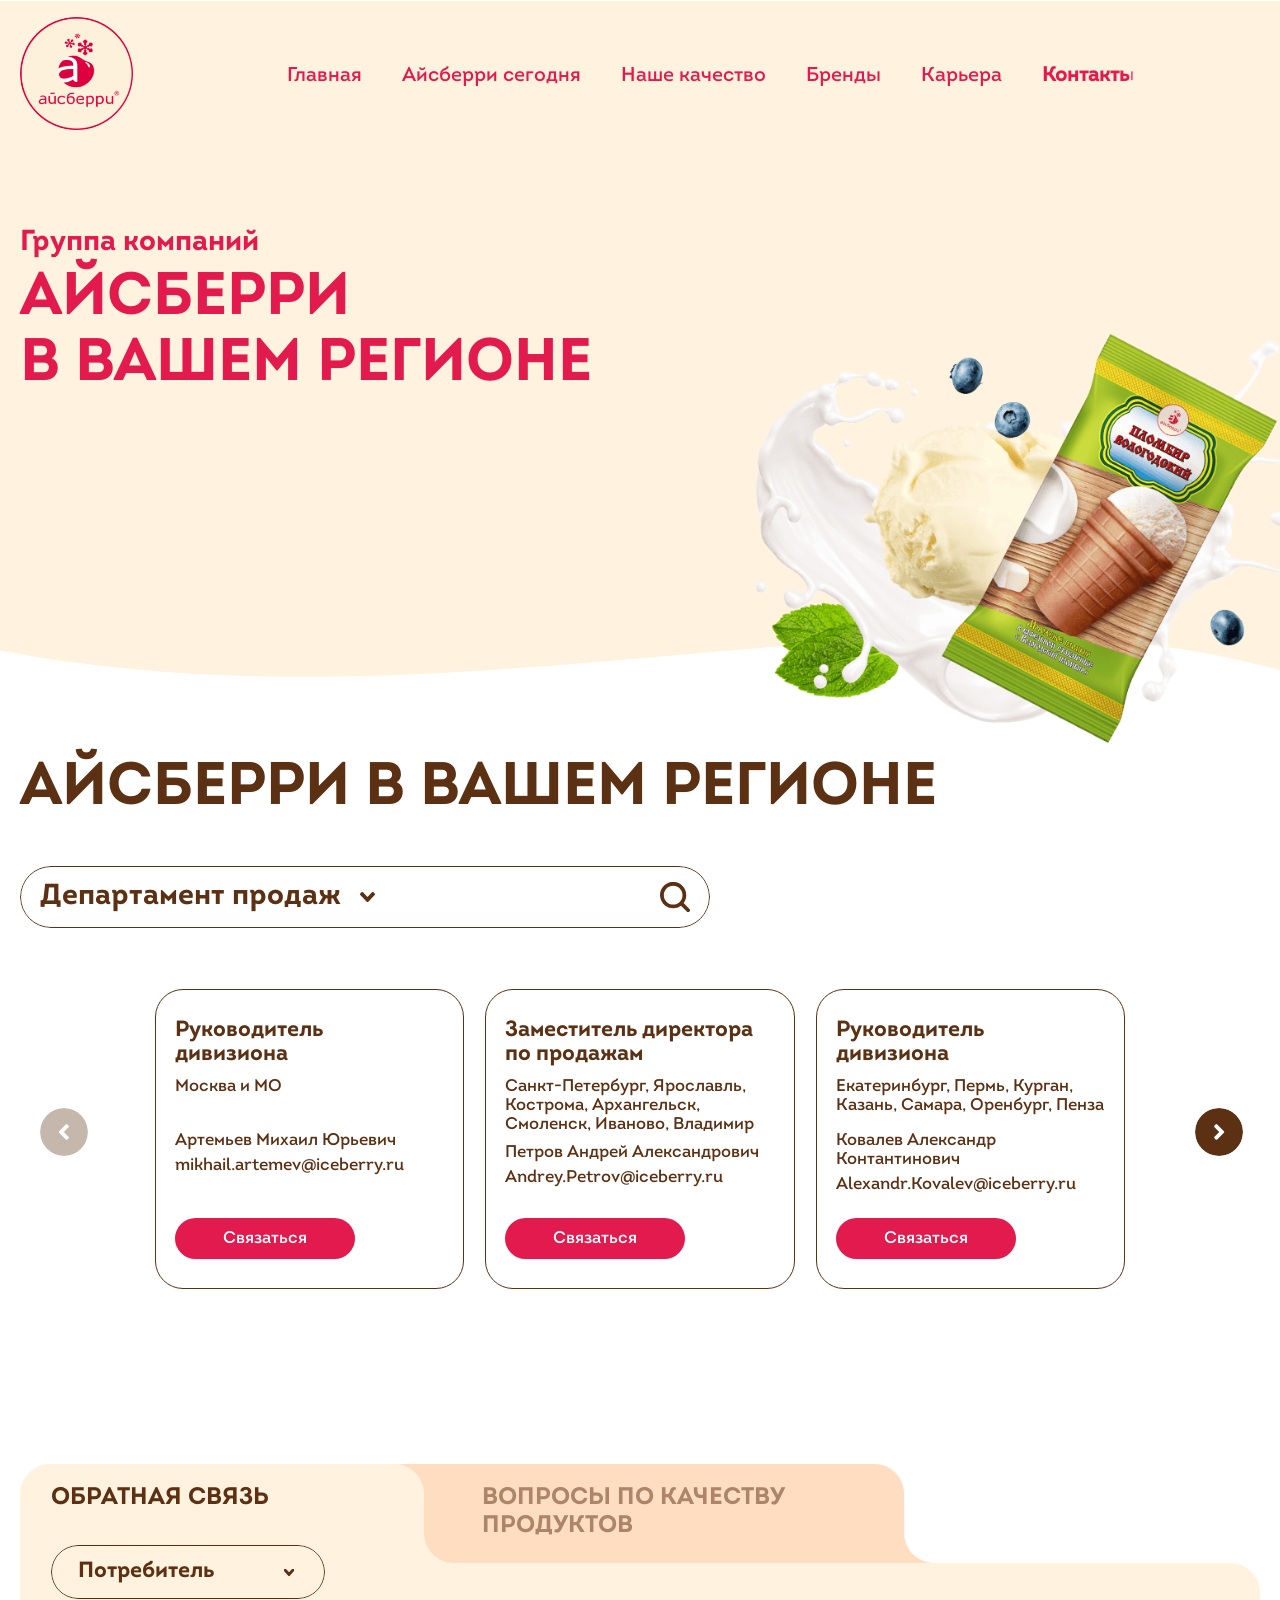
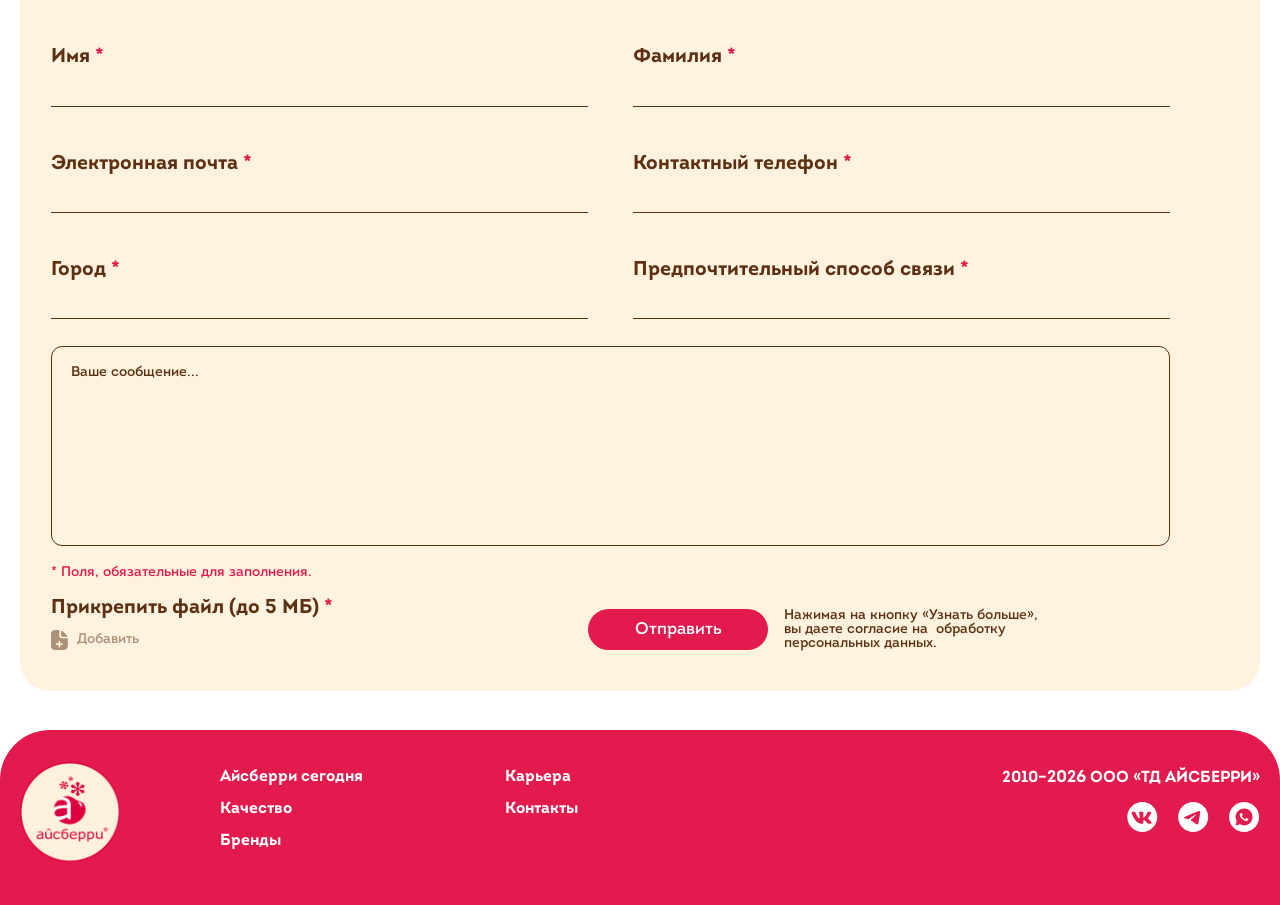
<file: contacts.html>
<!DOCTYPE html>
<html lang="ru">
<head>
    <meta charset="utf-8">
    <meta http-equiv="X-UA-Compatible" content="IE=edge">
    <title>Айсберри</title>
    <meta name="theme-color" content="#fff">
    <meta name="apple-mobile-web-app-status-bar-style" content="black-translucent">
    <meta name="viewport"
          content="width=device-width, user-scalable=no, initial-scale=1.0, maximum-scale=1.0, minimum-scale=1.0">
    <link rel="shortcut icon" href="img/favicons/favicon.ico" type="image/x-icon">
    <link rel="stylesheet" href="styles/main.min.css">
    <link rel="stylesheet" href="styles/pages/contacts.min.css">
</head>
<body>
<header class="header js-header">
    <div class="container header__container js-header-container">
        <div class="header__img-wrapper menu-item js-menu-item">
            <a href="/">
                <img src="/img/main-logo.svg" alt="Логотип">
            </a>
        </div>
        <div class="header__mobile-menu-button-wrapper js-trigger-mobile-menu">
            <div class="header__mobile-menu-button"></div>
        </div>
        <nav class="header__nav">
            <ul class="header__nav-list js-mobile-menu">
                <li class="header__nav-list-item menu-item header-menu-item js-menu-item"><a href="/">Главная</a></li>
                <li class="header__nav-list-item menu-item header-menu-item js-menu-item"><a href="/iceberry-today.html">Айсберри сегодня</a></li>
                <li class="header__nav-list-item menu-item header-menu-item js-menu-item"><a href="/quality.html">Наше качество</a></li>
                <li class="header__nav-list-item menu-item header-menu-item js-menu-item"><a href="/brands.html">Бренды</a></li>
                <li class="header__nav-list-item menu-item header-menu-item js-menu-item"><a href="/career.html">Карьера</a></li>
                <li class="header__nav-list-item menu-item header-menu-item js-menu-item"><a href="/contacts.html">Контакты</a></li>
            </ul>
        </nav>
    </div>
</header>
<main>
    <section class="hero">
        <div class="hero__container container">
            <h1 class="visually-hidden">Контакты / Обратная связь / Вопросы по качеству продуктов</h1>
            <p class="hero__title">Группа компаний</p>
            <p class="hero__subtitle">Айсберри в&nbsp;Вашем регионе</p>
            <picture>
                <source
                        srcset="./img/contacts-hero-img.png 1x, ./img/contacts-hero-img@2x.png 2x"
                />
                <img
                        src="./img/contacts-hero-img.png"
                        alt="Декоративная картинка"
                        width="730"
                        class="hero__img"
                />
            </picture>
        </div>
    </section>
    <section class="info">
        <div class="info__container container">
            <h2 class="info__title section-title">Айсберри в&nbsp;Вашем регионе</h2>
            <div class="info__select-wrapper choices-wrapper">
                <select class="info__select js-choices-select city-select js-contacts-select" data-select-type="big">
                    <option value="Департамент продаж">Департамент продаж</option>
                    <option value="Департамент экспортных продаж">Департамент экспортных продаж</option>
                    <option value="Департамент продаж Horeka">Департамент продаж Horeka</option>
                    <option value="Департамент региональных продаж">Департамент региональных продаж</option>
                    <option value="Департамент по работе с персоналом">Департамент по работе с персоналом</option>
                    <option value="Департамент закупок">Департамент закупок</option>
                    <option value="Отдел управления товарными запасами">Отдел управления товарными запасами</option>
                    <option value="Отдел закупок ЗПФ">Отдел закупок ЗПФ</option>
                    <option value="Производственная площадка, г. Тутаев">Производственная площадка, г. Тутаев</option>
                    <option value="Производственная площадка, г. Пенза">Производственная площадка, г. Пенза</option>
                    <option value="Производственная площадка, г. Вологда">Производственная площадка, г. Вологда</option>
                </select>
            </div>
            <ul class="info__options">
                <li class="info__options-item js-option-content info_active" data-value-content="Департамент продаж">
                    <div class="info__swiper swiper js-info-slider swiper-overflow-hidden">
                        <ul class="info__list swiper-wrapper">
                            <li class="info__list-item swiper-slide">
                                <p class="info__list-position">Руководитель дивизиона</p>
                                <p class="info__list-text">Москва и МО</p>
                                <p class="info__list-name">Артемьев Михаил Юрьевич</p>
                                <a href="mailto:mikhail.artemev@iceberry.ru" class="info__list-text">mikhail.artemev@iceberry.ru</a>
                                <button class="info__list-button button">Связаться</button>
                            </li>
                            <li class="info__list-item swiper-slide">
                                <p class="info__list-position">Заместитель директора по продажам</p>
                                <p class="info__list-text">Санкт-Петербург, Ярославль, Кострома, Архангельск,
                                    Смоленск, Иваново, Владимир</p>
                                <p class="info__list-name">Петров Андрей Александрович</p>
                                <a href="mailto:Andrey.Petrov@iceberry.ru" class="info__list-text">Andrey.Petrov@iceberry.ru</a>
                                <button class="info__list-button button">Связаться</button>
                            </li>
                            <li class="info__list-item swiper-slide">
                                <p class="info__list-position">Руководитель дивизиона</p>
                                <p class="info__list-text">Екатеринбург, Пермь, Курган, Казань, Самара,
                                    Оренбург, Пенза</p>
                                <p class="info__list-name">Ковалев Александр Контантинович</p>
                                <a href="mailto:Alexandr.Kovalev@iceberry.ru" class="info__list-text">Alexandr.Kovalev@iceberry.ru</a>
                                <button class="info__list-button button">Связаться</button>
                            </li>
                            <li class="info__list-item swiper-slide">
                                <p class="info__list-position">Руководитель дивизиона</p>
                                <p class="info__list-text">Воронеж, Курск, Тамбов, Липецк, Брянск,
                                    Борисоглебск</p>
                                <p class="info__list-name">Харламов Дмитрий Владимирович</p>
                                <a href="mailto:Dmitry.Harlamov@iceberry.ru" class="info__list-text">Dmitry.Harlamov@iceberry.ru</a>
                                <button class="info__list-button button">Связаться</button>
                            </li>
                            <li class="info__list-item swiper-slide">
                                <p class="info__list-position">Руководитель дивизиона</p>
                                <p class="info__list-text">Краснодар, логисты и дистрибьюторы Побережья, Крым,
                                    Северный Кавказ</p>
                                <p class="info__list-name">Кравцов Андрей Николаевич</p>
                                <a href="mailto:Andrey.Kravcov@iceberry.ru" class="info__list-text">Andrey.Kravcov@iceberry.ru</a>
                                <button class="info__list-button button">Связаться</button>
                            </li>
                            <li class="info__list-item swiper-slide">
                                <p class="info__list-position">Руководитель дивизиона</p>
                                <p class="info__list-text">Тверь, Тула, Калуга</p>
                                <p class="info__list-name">Иванов Виталий Геннадьевич</p>
                                <a href="mailto:Vitaly.Ivanov@iceberry.ru" class="info__list-text">Vitaly.Ivanov@iceberry.ru</a>
                                <button class="info__list-button button">Связаться</button>
                            </li>
                            <li class="info__list-item swiper-slide">
                                <p class="info__list-position">Директор</p>
                                <p class="info__list-text">ОП в г. Вологда, Вытегра</p>
                                <p class="info__list-name">Поломошнов Дмитрий Александрович</p>
                                <a href="mailto:PolomoshDA@iceberry.ru"
                                   class="info__list-text">PolomoshDA@iceberry.ru</a>
                                <button class="info__list-button button">Связаться</button>
                            </li>
                            <li class="info__list-item swiper-slide">
                                <p class="info__list-position">Директор</p>
                                <p class="info__list-text">ОП в г. Череповец</p>
                                <p class="info__list-name">Рубцов Максим Алексеевич</p>
                                <a href="mailto:Maksim.Rubcov@iceberry.ru" class="info__list-text">Maksim.Rubcov@iceberry.ru</a>
                                <button class="info__list-button button">Связаться</button>
                            </li>
                            <li class="info__list-item swiper-slide">
                                <p class="info__list-position">Директор</p>
                                <p class="info__list-text">ОП в г. Великий Устюг, Котлас</p>
                                <p class="info__list-name">Белоруков Денис Владимирович</p>
                                <a href="mailto:BelorukovD@iceberry.ru"
                                   class="info__list-text">BelorukovD@iceberry.ru</a>
                                <button class="info__list-button button">Связаться</button>
                            </li>
                            <li class="info__list-item swiper-slide">
                                <p class="info__list-position">Директор</p>
                                <p class="info__list-text">ОП в г. Вельск</p>
                                <p class="info__list-name">Головинский Александр Николаевич</p>
                                <a href="mailto:A.Golovinskiy@iceberry.ru" class="info__list-text">A.Golovinskiy@iceberry.ru</a>
                                <button class="info__list-button button">Связаться</button>
                            </li>
                            <li class="info__list-item swiper-slide">
                                <p class="info__list-position">Директор</p>
                                <p class="info__list-text">ОП в г. Тарнога</p>
                                <p class="info__list-name">Попова Екатерина Юрьевна</p>
                                <a href="mailto:Ekaterina.Popova@iceberry.ru" class="info__list-text">Ekaterina.Popova@iceberry.ru</a>
                                <button class="info__list-button button">Связаться</button>
                            </li>
                            <li class="info__list-item swiper-slide">
                                <p class="info__list-position">Директор</p>
                                <p class="info__list-text">ОП в г. Нижний Новгород, Киров</p>
                                <p class="info__list-name">Фирсов Евгений Анатольевич</p>
                                <a href="mailto:Evgeny.Firsov@iceberry.ru" class="info__list-text">Evgeny.Firsov@iceberry.ru</a>
                                <button class="info__list-button button">Связаться</button>
                            </li>
                            <li class="info__list-item swiper-slide">
                                <p class="info__list-position">Директор</p>
                                <p class="info__list-text">ОП в г. Рязань</p>
                                <p class="info__list-name">Буровкин Алексей Александрович</p>
                                <a href="mailto:Alexey.Burovkin@iceberry.ru" class="info__list-text">Alexey.Burovkin@iceberry.ru</a>
                                <button class="info__list-button button">Связаться</button>
                            </li>
                            <li class="info__list-item swiper-slide">
                                <p class="info__list-position">Директор</p>
                                <p class="info__list-text">ОП в г. Ростов-на-Дону</p>
                                <p class="info__list-name">Шейкина Ольга Владимировна</p>
                                <a href="mailto:Olga.Sheykina@iceberry.ru" class="info__list-text">Olga.Sheykina@iceberry.ru</a>
                                <button class="info__list-button button">Связаться</button>
                            </li>
                        </ul>
                    </div>
                    <div class="info__slider-arrows slider-arrows">
                        <div class="info__slider-prev swiper-button-prev"></div>
                        <div class="info__slider-next swiper-button-next"></div>
                    </div>
                </li>
                <li class="info__options-item js-option-content" data-value-content="Департамент экспортных продаж">
                    <div class="info__swiper swiper js-info-slider swiper-overflow-hidden">
                        <ul class="info__list swiper-wrapper">
                            <li class="info__list-item swiper-slide">
                                <p class="info__list-position">Руководитель</p>
                                <p class="info__list-text">Направление Азия</p>
                                <p class="info__list-name">Штырева Наталия Александровна</p>
                                <a href="mailto:Natalia.Shtyreva@iceberry.ru" class="info__list-text">Natalia.Shtyreva@iceberry.ru</a>
                                <button class="info__list-button button">Связаться</button>
                            </li>
                        </ul>
                    </div>
                    <div class="info__slider-arrows slider-arrows">
                        <div class="info__slider-prev swiper-button-prev"></div>
                        <div class="info__slider-next swiper-button-next"></div>
                    </div>
                </li>
                <li class="info__options-item js-option-content" data-value-content="Департамент продаж Horeka">
                    <div class="info__swiper swiper js-info-slider swiper-overflow-hidden">
                        <ul class="info__list swiper-wrapper">
                            <li class="info__list-item swiper-slide">
                                <p class="info__list-position">Начальник</p>
                                <p class="info__list-text">Управление продаж в канале Horeka</p>
                                <p class="info__list-name">Шуршин Владимир Александрович</p>
                                <a href="mailto:Vladimir.Shurshin@iceberry.ru" class="info__list-text">Vladimir.Shurshin@iceberry.ru</a>
                                <button class="info__list-button button">Связаться</button>
                            </li>
                        </ul>
                    </div>
                    <div class="info__slider-arrows slider-arrows">
                        <div class="info__slider-prev swiper-button-prev"></div>
                        <div class="info__slider-next swiper-button-next"></div>
                    </div>
                </li>
                <li class="info__options-item js-option-content" data-value-content="Департамент региональных продаж">
                    <div class="info__swiper swiper js-info-slider swiper-overflow-hidden">
                        <ul class="info__list swiper-wrapper">
                            <li class="info__list-item swiper-slide">
                                <p class="info__list-position">Руководитель</p>
                                <p class="info__list-text">Отдел региональных продаж</p>
                                <p class="info__list-name">Дашкевич Виталий Александрович</p>
                                <a href="mailto:Vitaly.Dashkevich@iceberry.ru" class="info__list-text">Vitaly.Dashkevich@iceberry.ru</a>
                                <button class="info__list-button button">Связаться</button>
                            </li>
                        </ul>
                    </div>
                    <div class="info__slider-arrows slider-arrows">
                        <div class="info__slider-prev swiper-button-prev"></div>
                        <div class="info__slider-next swiper-button-next"></div>
                    </div>
                </li>
                <li class="info__options-item js-option-content" data-value-content="Департамент по работе с персоналом">
                    <div class="info__swiper swiper js-info-slider swiper-overflow-hidden">
                        <ul class="info__list swiper-wrapper">
                            <li class="info__list-item swiper-slide">
                                <p class="info__list-position">Директор</p>
                                <p class="info__list-text">Департамент по работе с персоналом</p>
                                <p class="info__list-name">Беляева Эльмира Фаритовна</p>
                                <a href="mailto:Elmira.Belyaeva@iceberry.ru" class="info__list-text">Elmira.Belyaeva@iceberry.ru</a>
                                <button class="info__list-button button">Связаться</button>
                            </li>
                            <li class="info__list-item swiper-slide">
                                <p class="info__list-position">Руководитель</p>
                                <p class="info__list-text">Отдел подбора персонала г. Москва</p>
                                <p class="info__list-name">Комарова Инна Валерьевна</p>
                                <a href="mailto:Inna.Komarova@iceberry.ru" class="info__list-text">Inna.Komarova@iceberry.ru</a>
                                <button class="info__list-button button">Связаться</button>
                            </li>
                            <li class="info__list-item swiper-slide">
                                <p class="info__list-position">Руководитель</p>
                                <p class="info__list-text">Отдел подбора персонала г. Москва</p>
                                <p class="info__list-name">Дашук Мария Валерьевна</p>
                                <a href="mailto:Mariya.Dashuk@iceberry.ru" class="info__list-text">Mariya.Dashuk@iceberry.ru</a>
                                <button class="info__list-button button">Связаться</button>
                            </li>
                            <li class="info__list-item swiper-slide">
                                <p class="info__list-position">Руководитель</p>
                                <p class="info__list-text">Отдел подбора персонала г. Вологда</p>
                                <p class="info__list-name">Хусу Екатерина Николаевна</p>
                                <a href="mailto:HusuEN@iceberry.ru" class="info__list-text">HusuEN@iceberry.ru</a>
                                <button class="info__list-button button">Связаться</button>
                            </li>
                            <li class="info__list-item swiper-slide">
                                <p class="info__list-position">Руководитель</p>
                                <p class="info__list-text">Отдел подбора персонала г. Тутаев</p>
                                <p class="info__list-name">Масленикова Ирина Николаевна</p>
                                <a href="mailto:Irina.Maslenikova@iceberry.ru" class="info__list-text">Irina.Maslenikova@iceberry.ru</a>
                                <button class="info__list-button button">Связаться</button>
                            </li>
                            <li class="info__list-item swiper-slide">
                                <p class="info__list-position">Менеджер по персоналу</p>
                                <p class="info__list-text">Отдел подбора персонала г. Пенза</p>
                                <p class="info__list-name">Кульчева Дарья Игоревна</p>
                                <a href="mailto:Daria.Surgucheva@iceberry.ru" class="info__list-text">Daria.Surgucheva@iceberry.ru</a>
                                <button class="info__list-button button">Связаться</button>
                            </li>
                        </ul>
                    </div>
                    <div class="info__slider-arrows slider-arrows">
                        <div class="info__slider-prev swiper-button-prev"></div>
                        <div class="info__slider-next swiper-button-next"></div>
                    </div>
                </li>
                <li class="info__options-item js-option-content" data-value-content="Департамент закупок">
                    <div class="info__swiper swiper js-info-slider swiper-overflow-hidden">
                        <ul class="info__list swiper-wrapper">
                            <li class="info__list-item swiper-slide">
                                <p class="info__list-position">Директор</p>
                                <p class="info__list-text">Департамент закупок</p>
                                <p class="info__list-name">Еременко Олег Владимирович</p>
                                <a href="mailto:Oleg.Eremenko@iceberry.ru" class="info__list-text">Oleg.Eremenko@iceberry.ru</a>
                                <button class="info__list-button button">Связаться</button>
                            </li>
                            <li class="info__list-item swiper-slide">
                                <p class="info__list-position">Руководитель отдела по проведению тендеров</p>
                                <p class="info__list-text">Департамент закупок</p>
                                <p class="info__list-name">Абрахимова Марина Анатольевна</p>
                                <a href="mailto:Marina.Abrakhimova@iceberry.ru" class="info__list-text">Marina.Abrakhimova@iceberry.ru</a>
                                <button class="info__list-button button">Связаться</button>
                            </li>
                            <li class="info__list-item swiper-slide">
                                <p class="info__list-position">Менеджер по упаковке</p>
                                <p class="info__list-text">Департамент закупок</p>
                                <p class="info__list-name">Вологжанникова Ольга</p>
                                <a href="mailto:VolOA@iceberry.ru" class="info__list-text">VolOA@iceberry.ru</a>
                                <button class="info__list-button button">Связаться</button>
                            </li>
                        </ul>
                    </div>
                    <div class="info__slider-arrows slider-arrows">
                        <div class="info__slider-prev swiper-button-prev"></div>
                        <div class="info__slider-next swiper-button-next"></div>
                    </div>
                </li>
                <li class="info__options-item js-option-content" data-value-content="Отдел управления товарными запасами">
                    <div class="info__swiper swiper js-info-slider swiper-overflow-hidden">
                        <ul class="info__list swiper-wrapper">
                            <li class="info__list-item swiper-slide">
                                <p class="info__list-position">Руководитель</p>
                                <p class="info__list-text">Группа управления товарными запасами</p>
                                <p class="info__list-name">Игнатова Анна Евгеньевна</p>
                                <a href="mailto:Anna.Ignatova@iceberry.ru" class="info__list-text">Anna.Ignatova@iceberry.ru</a>
                                <button class="info__list-button button">Связаться</button>
                            </li>
                        </ul>
                    </div>
                    <div class="info__slider-arrows slider-arrows">
                        <div class="info__slider-prev swiper-button-prev"></div>
                        <div class="info__slider-next swiper-button-next"></div>
                    </div>
                </li>
                <li class="info__options-item js-option-content" data-value-content="Отдел закупок ЗПФ">
                    <div class="info__swiper swiper js-info-slider swiper-overflow-hidden">
                        <ul class="info__list swiper-wrapper">
                            <li class="info__list-item swiper-slide">
                                <p class="info__list-position">Руководитель</p>
                                <p class="info__list-text">Отдел закупок ЗПФ</p>
                                <p class="info__list-name">Рыхлицкая Ольга Владимировна</p>
                                <a href="mailto:olga.ryhlickaya@iceberry.ru" class="info__list-text">olga.ryhlickaya@iceberry.ru</a>
                                <button class="info__list-button button">Связаться</button>
                            </li>
                        </ul>
                    </div>
                    <div class="info__slider-arrows slider-arrows">
                        <div class="info__slider-prev swiper-button-prev"></div>
                        <div class="info__slider-next swiper-button-next"></div>
                    </div>
                </li>
                <li class="info__options-item js-option-content" data-value-content="Производственная площадка, г. Тутаев">
                    <div class="info__swiper swiper js-info-slider swiper-overflow-hidden">
                        <ul class="info__list swiper-wrapper">
                            <li class="info__list-item swiper-slide">
                                <p class="info__list-position">Помощник генерального директора</p>
                                <p class="info__list-text">Производственная площадка, г. Тутаев</p>
                                <p class="info__list-name">Бурлакова Мария</p>
                                <a href="mailto:Maria.Buralkova@iceberry.ru" class="info__list-text">Maria.Buralkova@iceberry.ru</a>
                                <button class="info__list-button button">Связаться</button>
                            </li>
                        </ul>
                    </div>
                    <div class="info__slider-arrows slider-arrows">
                        <div class="info__slider-prev swiper-button-prev"></div>
                        <div class="info__slider-next swiper-button-next"></div>
                    </div>
                </li>
                <li class="info__options-item js-option-content" data-value-content="Производственная площадка, г. Пенза">
                    <div class="info__swiper swiper js-info-slider swiper-overflow-hidden">
                        <ul class="info__list swiper-wrapper">
                            <li class="info__list-item swiper-slide">
                                <p class="info__list-position">Менеджер по персоналу</p>
                                <p class="info__list-text">Производственная площадка, г. Пенза</p>
                                <p class="info__list-name">Кульчева Дарья Игоревна</p>
                                <a href="mailto:Daria.Surgucheva@iceberry.ru" class="info__list-text">Daria.Surgucheva@iceberry.ru</a>
                                <button class="info__list-button button">Связаться</button>
                            </li>
                        </ul>
                    </div>
                    <div class="info__slider-arrows slider-arrows">
                        <div class="info__slider-prev swiper-button-prev"></div>
                        <div class="info__slider-next swiper-button-next"></div>
                    </div>
                </li>
                <li class="info__options-item js-option-content" data-value-content="Производственная площадка, г. Вологда">
                    <div class="info__swiper swiper js-info-slider swiper-overflow-hidden">
                        <ul class="info__list swiper-wrapper">
                            <li class="info__list-item swiper-slide">
                                <p class="info__list-position">Офис-менеджер</p>
                                <p class="info__list-text">Производственная площадка, г. Вологда</p>
                                <p class="info__list-name">Зажигина Елена</p>
                                <a href="mailto:Elena.Zazhigina@iceberry.ru" class="info__list-text">Elena.Zazhigina@iceberry.ru</a>
                                <button class="info__list-button button">Связаться</button>
                            </li>
                        </ul>
                    </div>
                    <div class="info__slider-arrows slider-arrows">
                        <div class="info__slider-prev swiper-button-prev"></div>
                        <div class="info__slider-next swiper-button-next"></div>
                    </div>
                </li>
            </ul>
        </div>
    </section>
    <section class="tabs">
        <div class="tabs__container container">
            <div class="tabs__content">
                <div class="tabs__head">
                    <div class="tabs__head-item tabs__head-item_questions active js-tab" data-tab="questions">
                        <p class="tabs__head-title">Обратная связь</p>
                    </div>
                    <div class="tabs__head-item tabs__head-item_feedback js-tab" data-tab="feedback">
                        <p class="tabs__head-title">Вопросы по&nbsp;качеству продуктов</p>
                    </div>
                </div>
                <div class="tabs__form active tabs__form_questions js-tab-form js-questions-form">
                    <form class="tabs__form-content js-form form" data-send-to="Обратная связь">
                        <div class="tabs__form-select-wrapper">
                            <select class="info__select js-choices-select js-form-input" data-select-type="small"
                                    name="От кого обращение">
                                <option value="Потребитель" selected>Потребитель</option>
                                <option value="Lorem Ipsum1">Lorem Ipsum</option>
                                <option value="Lorem Ipsum2">Lorem Ipsum</option>
                                <option value="Lorem Ipsum3">Lorem Ipsum</option>
                                <option value="Lorem Ipsum4">Lorem Ipsum</option>
                            </select>
                        </div>
                        <div class="tabs__form-item form__item">
                            <label for="questions-form_name" class="tabs__form-label form__label required">Имя</label>
                            <input type="text" id="questions-form_name" name="Имя"
                                   class="tabs__form-input form__input js-form-input js-form-input_required"
                                   maxlength="50">
                        </div>
                        <div class="tabs__form-item form__item">
                            <label for="questions-form_surname"
                                   class="tabs__form-label form__label required">Фамилия</label>
                            <input type="text" id="questions-form_surname" name="Фамилия"
                                   class="tabs__form-input form__input js-form-input js-form-input_required"
                                   maxlength="50">
                        </div>
                        <div class="tabs__form-item form__item">
                            <label for="questions-form_email" class="tabs__form-label form__label required">Электронная
                                почта</label>
                            <input type="text" id="questions-form_email" name="Электронная почта"
                                   class="tabs__form-input form__input js-form-input js-form-input_required js-email-input"
                                   maxlength="50">
                        </div>
                        <div class="tabs__form-item form__item">
                            <label for="questions-form_phone" class="tabs__form-label form__label required">Контактный
                                телефон</label>
                            <input type="text" id="questions-form_phone" name="Контактный телефон" inputmode="numeric"
                                   class="tabs__form-input form__input js-phone-input js-form-input js-form-input_required">
                        </div>
                        <div class="tabs__form-item form__item">
                            <label for="questions-form_city" class="tabs__form-label form__label required">Город</label>
                            <input type="text" id="questions-form_city" name="Город"
                                   class="tabs__form-input form__input js-form-input js-form-input_required"
                                   maxlength="50">
                        </div>
                        <div class="tabs__form-item form__item">
                            <label for="questions-form_communication-method"
                                   class="tabs__form-label form__label required">Предпочтительный способ связи</label>
                            <input type="text" id="questions-form_communication-method"
                                   class="tabs__form-input form__input js-form-input js-form-input_required"
                                   name="Предпочтительный способ связи" maxlength="50">
                        </div>
                        <textarea class="tabs__form-textarea form__textarea js-form-input" name="Текст сообщения"
                                  placeholder="Ваше сообщение..." maxlength="500"></textarea>
                        <p class="tabs__form-notification form__notification">* Поля, обязательные для заполнения.</p>
                        <div class="tabs__form-item form__item">
                            <p class="tabs__form-label tabs__form-label_file form__label required">Прикрепить файл (до 5&nbsp;МБ)</p>
                            <ul id="feedback-form" class="tabs__form-file-list form__files js-form-files"
                                data-max-files="4">
                                <li class="form__files-item js-files-list-item">
                                    <input type="file" id="feedback-form_file-1"
                                           class="tabs__form-file-list-input form__files-input js-files-input js-form-input js-form-input_required"
                                           name="Прикрепленный файл">
                                    <label for="feedback-form_file-1"
                                           class="form__files-text js-files-label">Добавить</label>
                                    <span class="form__files-delete js-files-delete">X</span>
                                </li>
                            </ul>
                        </div>
                        <div class="tabs__form-footer form__footer">
                            <button class="tabs__form-footer-button button js-submit-button">Отправить</button>
                            <p class="tabs__form-footer-text form__footer-text">Нажимая на кнопку «Узнать больше», вы&nbsp;даете
                                согласие на &nbsp;обработку персональных данных.</p>
                        </div>
                    </form>
                </div>
                <div class="tabs__form tabs__form_feedback js-tab-form js-feedback-form">
                    <form class="tabs__form-content js-form form" data-send-to="Вопросы по качеству продуктов">
                        <div class="tabs__form-item form__item">
                            <label for="feedback-form_name" class="tabs__form-label form__label required">Имя и
                                фамилия</label>
                            <input type="text" id="feedback-form_name" name="Имя и фамилия"
                                   class="tabs__form-input form__input js-form-input js-form-input_required"
                                   maxlength="50">
                        </div>
                        <div class="tabs__form-item form__item">
                            <label for="feedback-form_phone" class="tabs__form-label form__label required">Контактный
                                телефон</label>
                            <input type="text" id="feedback-form_phone" name="Контактный телефон" inputmode="numeric"
                                   class="tabs__form-input form__input js-phone-input js-form-input js-form-input_required">
                        </div>
                        <div class="tabs__form-item form__item">
                            <label for="feedback-form_email" class="tabs__form-label form__label required">Электронная
                                почта</label>
                            <input type="text" id="feedback-form_email" name="Электронная почта"
                                   class="tabs__form-input form__input js-form-input js-form-input_required js-email-input"
                                   maxlength="50">
                        </div>
                        <div class="tabs__form-item form__item">
                            <label for="feedback-form_category" class="tabs__form-label form__label required">Категория
                                продукта</label>
                            <select id="feedback-form_category" class="info__select js-choices-select js-form-input"
                                    data-select-type="input" name="Категория продукта">
                                <option value="Вафельные стаканчики" selected>Вафельные стаканчики</option>
                                <option value="Наименование1">Наименование</option>
                                <option value="Наименование2">Наименование</option>
                                <option value="Наименование3">Наименование</option>
                                <option value="Наименование4">Наименование</option>
                                <option value="Наименование5">Наименование</option>
                            </select>
                        </div>
                        <div class="tabs__form-item form__item">
                            <label for="feedback-form_brand" class="tabs__form-label form__label required">Бренд</label>
                            <select id="feedback-form_brand" class="info__select js-choices-select js-form-input"
                                    data-select-type="input" name="Бренд">
                                <option value="Вологодский пломбир" selected>Вологодский пломбир</option>
                                <option value="Наименование1">Наименование</option>
                                <option value="Наименование2">Наименование</option>
                                <option value="Наименование3">Наименование</option>
                                <option value="Наименование4">Наименование</option>
                                <option value="Наименование5">Наименование</option>
                            </select>
                        </div>
                        <div class="tabs__form-item form__item">
                            <label for="feedback-form_flavor" class="tabs__form-label form__label required">Вкус</label>
                            <input type="text" id="feedback-form_flavor"
                                   class="tabs__form-input form__input js-form-input js-form-input_required" name="Вкус"
                                   maxlength="50">
                        </div>
                        <div class="tabs__form-item form__item">
                            <label for="feedback-form_date" class="tabs__form-label form__label required">Дата
                                производства</label>
                            <input type="text" id="feedback-form_date" inputmode="numeric" name="Дата производства"
                                   class="tabs__form-input form__input js-date-input js-form-input js-form-input_required"
                                   maxlength="50">
                        </div>
                        <div class="tabs__form-item form__item tabs__form-item_big">
                            <label for="feedback-form_purchase-place" class="tabs__form-label form__label required">Где
                                приобретали товар</label>
                            <input type="text" id="feedback-form_purchase-place" name="Где приобретали товар"
                                   class="tabs__form-input form__input js-form-input js-form-input_required"
                                   maxlength="50">
                        </div>
                        <textarea class="tabs__form-textarea form__textarea js-form-input"
                                  placeholder="Ваше сообщение..." name="Текст сообщения" maxlength="500"></textarea>
                        <p class="tabs__form-notification form__notification">* Поля, обязательные для заполнения.</p>
                        <div class="tabs__form-item form__item">
                            <p class="tabs__form-label form__label required">Прикрепить файл (до 5&nbsp;МБ)</p>
                            <ul id="questions-form" class="tabs__form-file-list form__files js-form-files"
                                data-max-files="4">
                                <li class="tabs__form-file-list-item form__files-item js-files-list-item">
                                    <input type="file" id="questions-form_file-1"
                                           class="tabs__form-file-list-input form__files-input js-files-input js-form-input js-form-input_required"
                                           name="Прикрепленный файл">
                                    <label for="questions-form_file-1"
                                           class="tabs__form-file-text form__files-text js-files-label">Добавить</label>
                                    <span class="tabs__form-file-delete form__files-delete js-files-delete">X</span>
                                </li>
                            </ul>
                        </div>
                        <div class="tabs__form-footer form__footer">
                            <button class="tabs__form-footer-button button js-submit-button">Отправить</button>
                            <p class="tabs__form-footer-text form__footer-text">Нажимая на кнопку «Узнать больше», вы&nbsp;даете
                                согласие на &nbsp;обработку персональных данных.</p>
                        </div>
                    </form>
                </div>
            </div>
        </div>
    </section>
</main>
<footer class="footer">
    <div class="footer__container container">
        <div class="footer__img-wrapper menu-item js-menu-item">
            <a href="/">
                <img src="/img/main-logo.svg" alt="Логотип">
            </a>
        </div>
        <ul class="footer__nav-list">
            <li class="footer__nav-list-item menu-item js-menu-item"><a href="/iceberry-today.html">Айсберри сегодня</a></li>
            <li class="footer__nav-list-item menu-item js-menu-item"><a href="/quality.html">Качество</a></li>
            <li class="footer__nav-list-item menu-item js-menu-item"><a href="/brands.html">Бренды</a></li>
            <li class="footer__nav-list-item menu-item js-menu-item"><a href="/career.html">Карьера</a></li>
            <li class="footer__nav-list-item menu-item js-menu-item"><a href="/contacts.html">Контакты</a></li>
        </ul>
        <div class="footer__info">
            <a href="/" class="footer__info-logo">
                <img src="/img/main-logo.svg" alt="Логотип">
            </a>
            <p class="footer__info-title">2010–<span class="js-footer-year"></span> ООО «ТД АЙСБЕРРИ»</p>
            <ul class="footer__info-socials">
                <li class="footer__info-socials-item">
                    <a href="https://test.ru">
                        <img src="/img/vk-icon.svg" alt="Логотип VK">
                    </a>
                </li>
                <li class="footer__info-socials-item">
                    <a href="https://test.ru">
                        <img src="/img/tg-icon.svg" alt="Логотип TG">
                    </a>
                </li>
                <li class="footer__info-socials-item">
                    <a href="https://test.ru">
                        <img src="/img/whatsapp-icon.svg" alt="Логотип Whatsapp">
                    </a>
                </li>
            </ul>
        </div>
    </div>
</footer>
<div class="career-modal modal js-modal">
    <div class="career-modal__success modal__success js-modal-success disable">
        <img class="career-modal__close modal__close js-close-modal" src="/img/close-icon.svg" alt="Закрыть">
        <p class="modal__success-title">Ваше сообщение отправлено!</p>
        <p class="modal__success-descr">В ближайшее время с&nbsp;вами с&nbsp;радостью свяжется наш менеджер!</p>
        <button class="modal__success-close js-close-modal button">Отлично!</button>
    </div>
</div>
<script src="js/vendor.min.js"></script>
<script src="js/main.min.js"></script>
<script src="js/pages/contacts.min.js"></script>
</body>
</html>
</file>
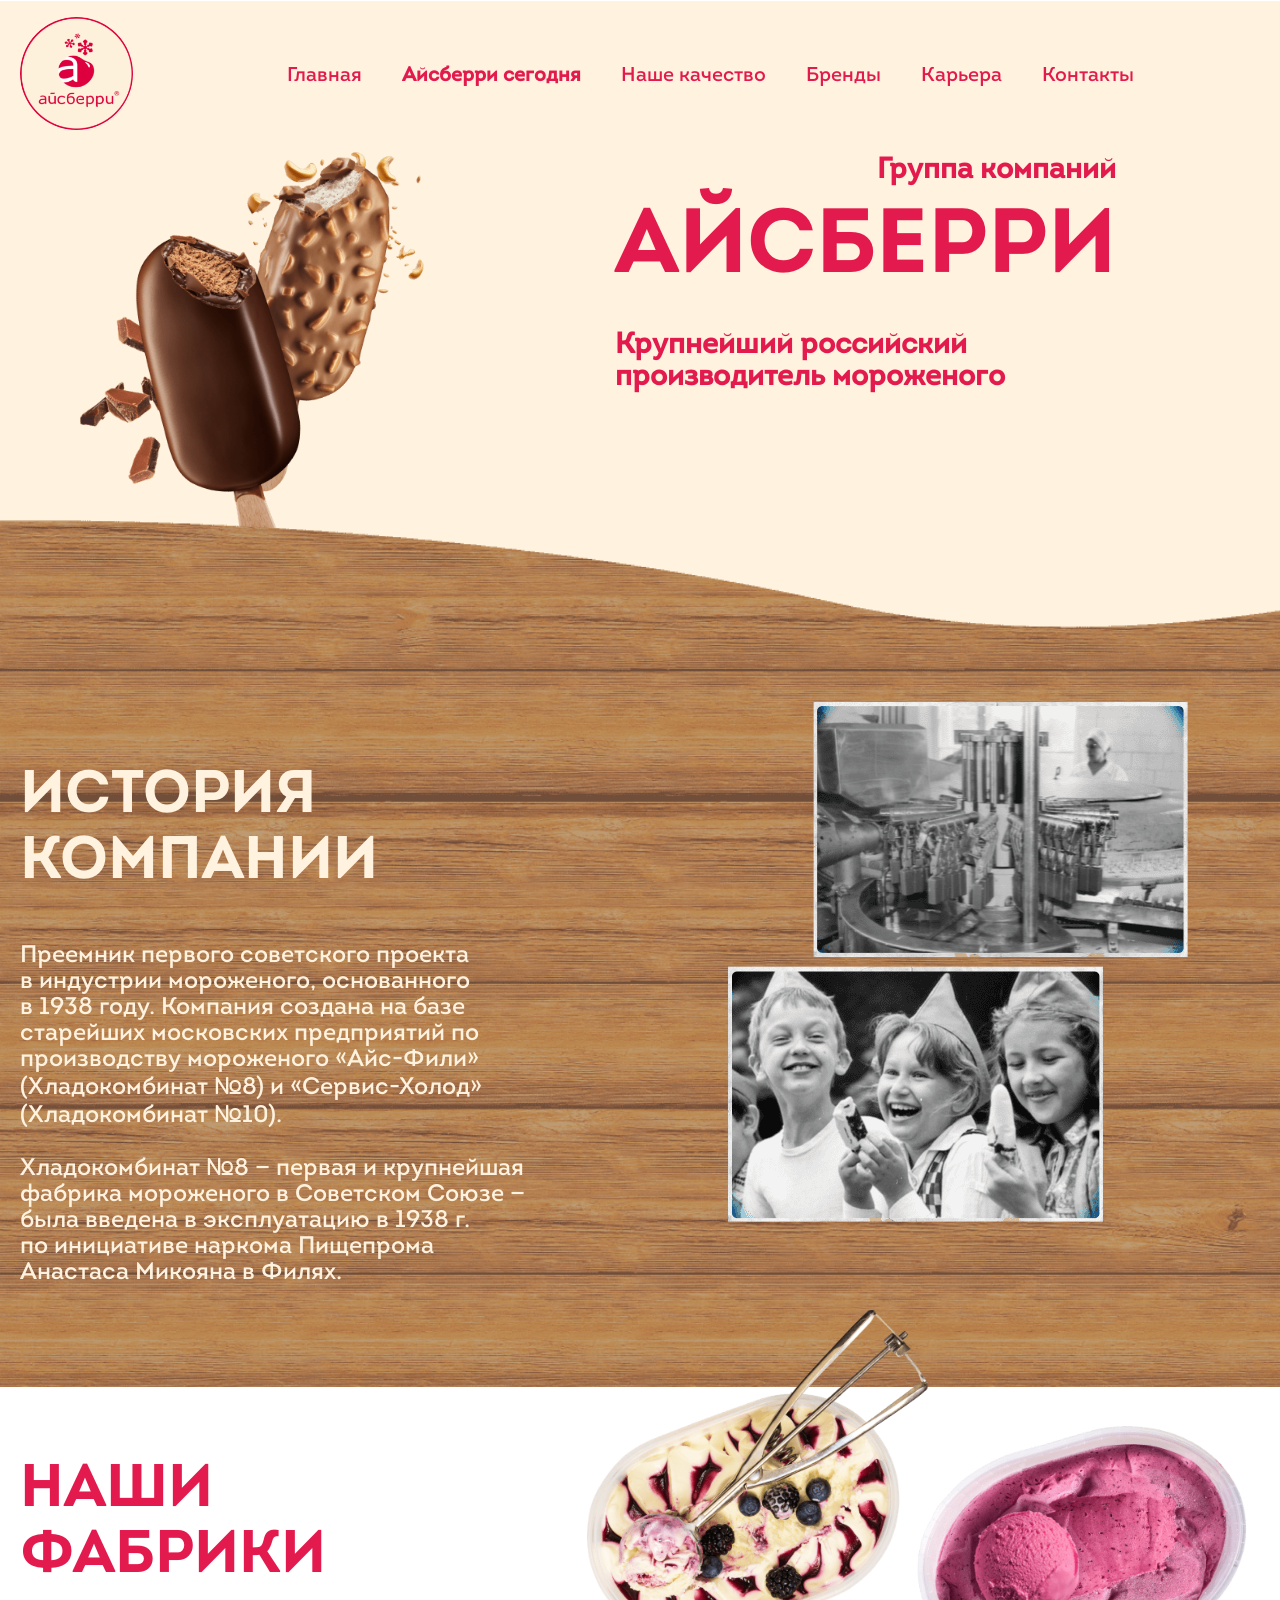
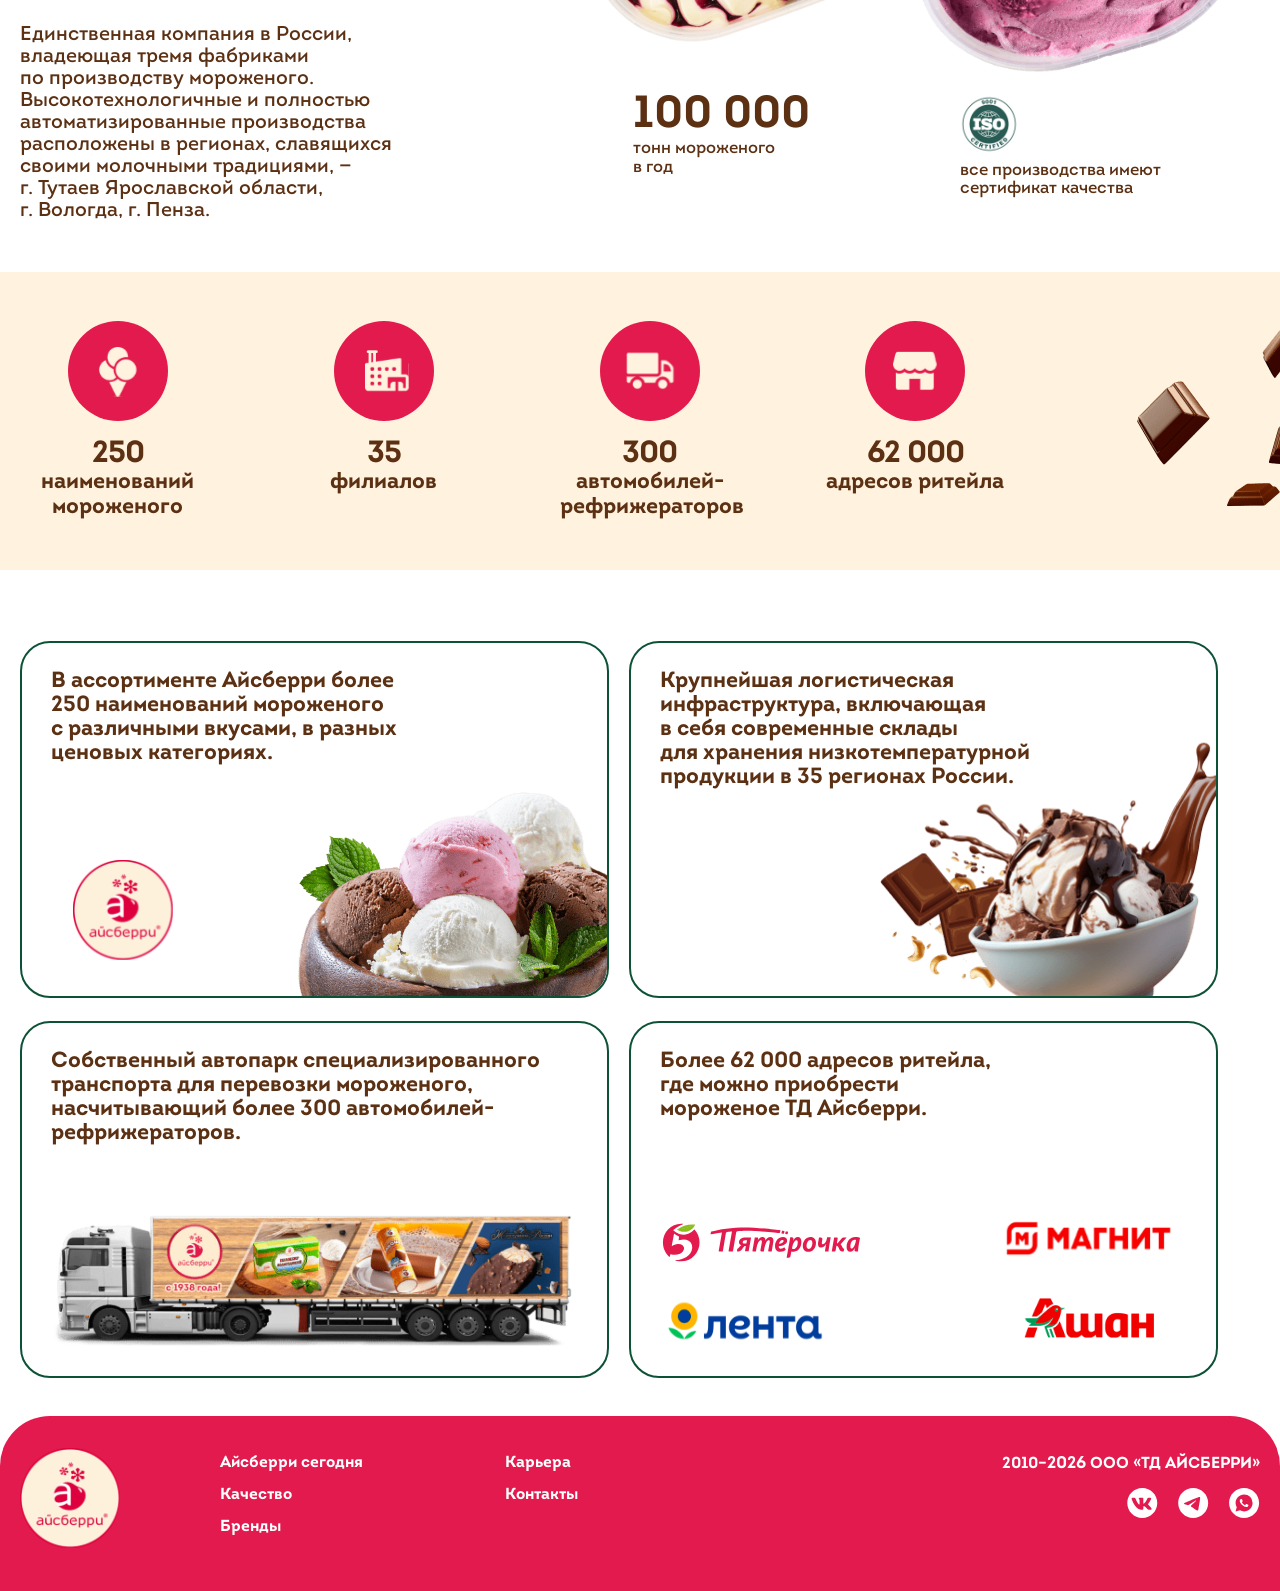
<file: iceberry-today.html>
<!DOCTYPE html>
<html lang="ru">
<head>
    <meta charset="utf-8">
    <meta http-equiv="X-UA-Compatible" content="IE=edge">
    <title>Айсберри</title>
    <meta name="theme-color" content="#fff">
    <meta name="apple-mobile-web-app-status-bar-style" content="black-translucent">
    <meta name="viewport"
          content="width=device-width, user-scalable=no, initial-scale=1.0, maximum-scale=1.0, minimum-scale=1.0">
    <link rel="shortcut icon" href="img/favicons/favicon.ico" type="image/x-icon">
    <link rel="stylesheet" href="styles/main.min.css">
    <link rel="stylesheet" href="styles/pages/iceberry-today.min.css">
</head>
<body>
<header class="header js-header">
    <div class="container header__container js-header-container">
        <div class="header__img-wrapper menu-item js-menu-item">
            <a href="/">
                <img src="/img/main-logo.svg" alt="Логотип">
            </a>
        </div>
        <div class="header__mobile-menu-button-wrapper js-trigger-mobile-menu">
            <div class="header__mobile-menu-button"></div>
        </div>
        <nav class="header__nav">
            <ul class="header__nav-list js-mobile-menu">
                <li class="header__nav-list-item menu-item header-menu-item js-menu-item"><a href="/">Главная</a></li>
                <li class="header__nav-list-item menu-item header-menu-item js-menu-item"><a href="/iceberry-today.html">Айсберри сегодня</a></li>
                <li class="header__nav-list-item menu-item header-menu-item js-menu-item"><a href="/quality.html">Наше качество</a></li>
                <li class="header__nav-list-item menu-item header-menu-item js-menu-item"><a href="/brands.html">Бренды</a></li>
                <li class="header__nav-list-item menu-item header-menu-item js-menu-item"><a href="/career.html">Карьера</a></li>
                <li class="header__nav-list-item menu-item header-menu-item js-menu-item"><a href="/contacts.html">Контакты</a></li>
            </ul>
        </nav>
    </div>
</header>
<main>
    <section class="hero">
        <div class="hero__container container">
            <div class="hero__content">
                <picture>
                    <source
                            srcset="./img/iceberry-today-hero-img.png 1x, ./img/iceberry-today-hero-img@2x.png 2x"
                    />
                    <img
                            src="./img/iceberry-today-hero-img.png"
                            alt="Декоративная картинка"
                            width="579"
                            class="hero__img hero__img_desktop"
                    />
                </picture>
                <picture>
                    <source
                            srcset="./img/iceberry-today-hero-img-mobile.png 1x, ./img/iceberry-today-hero-img-mobile@2x.png 2x"
                    />
                    <img
                            src="./img/iceberry-today-hero-img-mobile.png"
                            alt="Декоративная картинка"
                            width="375"
                            class="hero__img hero__img_mobile"
                    />
                </picture>
                <div class="hero__info">
                    <p class="hero__info-subtitle">Группа компаний</p>
                    <h1 class="hero__info-title">Айсберри</h1>
                    <p class="hero__info-descr">Крупнейший российский производитель мороженого</p>
                </div>
            </div>
        </div>
    </section>
    <section class="history">
        <div class="history__container container">
            <div class="history__content">
                <div class="history__info">
                    <h2 class="history__info-title section-title">История компании</h2>
                    <p class="history__info-descr">Преемник первого советского проекта в&nbsp;индустрии мороженого, основанного в&nbsp;1938&nbsp;году. Компания создана на базе старейших московских предприятий по производству мороженого
                        «Айс-Фили» (Хладокомбинат <span>№</span>8) и&nbsp;«Сервис-Холод» (Хладокомбинат <span>№</span>10).</p>
                    <p class="history__info-descr">Хладокомбинат <span>№</span>8 — первая и&nbsp;крупнейшая фабрика мороженого в&nbsp;Советском
                        Союзе — была введена в&nbsp;эксплуатацию в 1938 г. по&nbsp;инициативе наркома Пищепрома Анастаса Микояна в&nbsp;Филях.</p>
                </div>
                <div class="history__images">
                    <picture>
                        <source
                                srcset="./img/iceberry-today-history-img-1.png 1x, ./img/iceberry-today-history-img-1@2x.png 2x"
                        />
                        <img
                                src="./img/iceberry-today-history-img-1.png"
                                alt="Декоративная картинка"
                                width="375"
                                class="history__images-img"
                        />
                    </picture>
                    <picture>
                        <source
                                srcset="./img/iceberry-today-history-img-2.png 1x, ./img/iceberry-today-history-img-2@2x.png 2x"
                        />
                        <img
                                src="./img/iceberry-today-history-img-2.png"
                                alt="Декоративная картинка"
                                width="375"
                                class="history__images-img"
                        />
                    </picture>
                </div>
            </div>
        </div>
    </section>
    <section class="factory">
        <div class="factory__container container">
            <div class="factory__info">
                <h2 class="factory__info-title section-title">Наши фабрики</h2>
                <p class="factory__info-descr">Единственная компания в России, владеющая тремя фабриками по&nbsp;производству
                    мороженого. Высокотехнологичные и полностью автоматизированные производства расположены в регионах,
                    славящихся своими молочными традициями, — г.&nbsp;Тутаев Ярославской области, г.&nbsp;Вологда, г.&nbsp;Пенза.</p>
                <div class="factory__info_mobile">
                    <p class="factory__list-text"><span>100 000</span><br/>тонн мороженого в&nbsp;год</p>
                    <p class="factory__list-text factory__list-text_icon">все производства имеют сертификат качества</p>
                </div>
                </div>
                <ul class="factory__list">
                    <li class="factory__list-item">
                        <picture>
                            <source
                                    srcset="./img/iceberry-today-factory-img-1.png 1x, ./img/iceberry-today-factory-img-1@2x.png 2x"
                            />
                            <img
                                    src="./img/iceberry-today-factory-img-1.png"
                                    alt="Декоративная картинка"
                                    width="432"
                                    class="factory__list-img"
                            />
                        </picture>
                        <p class="factory__list-text"><span>100 000</span><br/>тонн мороженого в&nbsp;год</p>
                    </li>
                    <li class="factory__list-item">
                        <picture>
                            <source
                                    srcset="./img/iceberry-today-factory-img-2.png 1x, ./img/iceberry-today-factory-img-2@2x.png 2x"
                            />
                            <img
                                    src="./img/iceberry-today-factory-img-2.png"
                                    alt="Декоративная картинка"
                                    width="430"
                                    class="factory__list-img"
                            />
                        </picture>
                        <p class="factory__list-text factory__list-text_icon">все производства имеют сертификат качества</p>
                    </li>
                </ul>
            </div>
        </div>
    </section>
    <section class="icon-info">
        <div class="icon-info__container container">
            <picture>
                <source
                        srcset="./img/iceberry-today-icon-info-decor.png 1x, ./img/iceberry-today-icon-info-decor@2x.png 2x"
                />
                <img
                        src="./img/iceberry-today-icon-info-decor.png"
                        alt="Декоративная картинка"
                        width="404"
                        class="icon-info__decor icon-info__decor_desktop"
                />
            </picture>

            <picture>
                <source
                        srcset="./img/iceberry-today-icon-info-decor_mobile.png 1x, ./img/iceberry-today-icon-info-decor_mobile@2x.png 2x"
                />
                <img
                        src="./img/iceberry-today-icon-info-decor_mobile.png"
                        alt="Декоративная картинка"
                        width="280"
                        class="icon-info__decor icon-info__decor_mobile"
                />
            </picture>
            <ul class="icon-info__list">
                <li class="icon-info__list-item">
                    <img
                            src="./img/iceberry-today-icon-info-img-1.svg"
                            alt="Декоративная картинка"
                            width="100"
                            class="icon-info__img"
                    />
                    <p class="icon-info__list-title"><span>250</span><br/>наименований мороженого</p>
                </li>
                <li class="icon-info__list-item">
                    <img
                            src="./img/iceberry-today-icon-info-img-2.svg"
                            alt="Декоративная картинка"
                            width="100"
                            class="icon-info__img"
                    />
                    <p class="icon-info__list-title"><span>35</span><br/>филиалов</p>
                </li>
                <li class="icon-info__list-item">
                    <img
                            src="./img/iceberry-today-icon-info-img-3.svg"
                            alt="Декоративная картинка"
                            width="100"
                            class="icon-info__img"
                    />
                    <p class="icon-info__list-title"><span>300</span><br/>автомобилей-рефрижераторов</p>
                </li>
                <li class="icon-info__list-item">
                    <img
                            src="./img/iceberry-today-icon-info-img-4.svg"
                            alt="Декоративная картинка"
                            width="100"
                            class="icon-info__img"
                    />
                    <p class="icon-info__list-title"><span>62&nbsp;000</span><br/>адресов ритейла</p>
                </li>
            </ul>
        </div>
    </section>
    <section class="info">
        <div class="info__container container">
            <ul class="info__list">
                <li class="info__list-item">
                    <p class="info__list-title">В ассортименте Айсберри более 250 наименований мороженого с&nbsp;различными
                        вкусами, в&nbsp;разных ценовых категориях.</p>
                    <img
                            src="./img/iceberry-today-info-img-1-1.svg"
                            alt="Декоративная картинка"
                            width="108"
                            class="info__list-img info__list-img_1-1"
                    />
                    <picture>
                        <source
                                srcset="./img/iceberry-today-info-img-1-2.png 1x, ./img/iceberry-today-info-img-1-2@2x.png 2x"
                        />
                        <img
                                src="./img/iceberry-today-info-img-1-2.png"
                                alt="Декоративная картинка"
                                width="335"
                                class="info__list-img info__list-img_1-2"
                        />
                    </picture>
                </li>
                <li class="info__list-item">
                    <p class="info__list-title">Крупнейшая логистическая инфраструктура, включающая
                        в&nbsp;себя современные склады для&nbsp;хранения низкотемпературной продукции в&nbsp;35 регионах России.</p>
                    <picture>
                        <source
                                srcset="./img/iceberry-today-info-img-2-1.png 1x, ./img/iceberry-today-info-img-2-1@2x.png 2x"
                        />
                        <img
                                src="./img/iceberry-today-info-img-2-1.png"
                                alt="Декоративная картинка"
                                width="346"
                                class="info__list-img info__list-img_2-1"
                        />
                    </picture>
                </li>
                <li class="info__list-item">
                    <p class="info__list-title">Собственный автопарк специализированного транспорта для перевозки мороженого, насчитывающий более 300 автомобилей-рефрижераторов.</p>
                    <picture>
                        <source
                                srcset="./img/iceberry-today-info-img-3-1.png 1x, ./img/iceberry-today-info-img-3-1@2x.png 2x"
                        />
                        <img
                                src="./img/iceberry-today-info-img-3-1.png"
                                alt="Декоративная картинка"
                                width="568"
                                class="info__list-img info__list-img_3-1"
                        />
                    </picture>
                </li>
                <li class="info__list-item">
                    <p class="info__list-title">Более 62 000 адресов ритейла, где можно приобрести мороженое ТД Айсберри.</p>
                    <img
                            src="./img/iceberry-today-info-img-4-1.svg"
                            alt="Декоративная картинка"
                            width="273"
                            class="info__list-img info__list-img_4-1"
                    />
                    <img
                            src="./img/iceberry-today-info-img-4-2.svg"
                            alt="Декоративная картинка"
                            width="215"
                            class="info__list-img info__list-img_4-2"
                    />
                    <img
                            src="./img/iceberry-today-info-img-4-3.svg"
                            alt="Декоративная картинка"
                            width="233"
                            class="info__list-img info__list-img_4-3"
                    />
                    <picture>
                        <source
                                srcset="./img/iceberry-today-info-img-4-4.png 1x, ./img/iceberry-today-info-img-4-4@2x.png 2x"
                        />
                        <img
                                src="./img/iceberry-today-info-img-4-4.png"
                                alt="Декоративная картинка"
                                width="162"
                                class="info__list-img info__list-img_4-4"
                        />
                    </picture>
                </li>
            </ul>
        </div>
    </section>
</main>
<footer class="footer">
    <div class="footer__container container">
        <div class="footer__img-wrapper menu-item js-menu-item">
            <a href="/">
                <img src="/img/main-logo.svg" alt="Логотип">
            </a>
        </div>
        <ul class="footer__nav-list">
            <li class="footer__nav-list-item menu-item js-menu-item"><a href="/iceberry-today.html">Айсберри сегодня</a></li>
            <li class="footer__nav-list-item menu-item js-menu-item"><a href="/quality.html">Качество</a></li>
            <li class="footer__nav-list-item menu-item js-menu-item"><a href="/brands.html">Бренды</a></li>
            <li class="footer__nav-list-item menu-item js-menu-item"><a href="/career.html">Карьера</a></li>
            <li class="footer__nav-list-item menu-item js-menu-item"><a href="/contacts.html">Контакты</a></li>
        </ul>
        <div class="footer__info">
            <a href="/" class="footer__info-logo">
                <img src="/img/main-logo.svg" alt="Логотип">
            </a>
            <p class="footer__info-title">2010–<span class="js-footer-year"></span> ООО «ТД АЙСБЕРРИ»</p>
            <ul class="footer__info-socials">
                <li class="footer__info-socials-item">
                    <a href="https://test.ru">
                        <img src="/img/vk-icon.svg" alt="Логотип VK">
                    </a>
                </li>
                <li class="footer__info-socials-item">
                    <a href="https://test.ru">
                        <img src="/img/tg-icon.svg" alt="Логотип TG">
                    </a>
                </li>
                <li class="footer__info-socials-item">
                    <a href="https://test.ru">
                        <img src="/img/whatsapp-icon.svg" alt="Логотип Whatsapp">
                    </a>
                </li>
            </ul>
        </div>
    </div>
</footer>
<script src="js/main.min.js"></script>
</body>
</html>
</file>
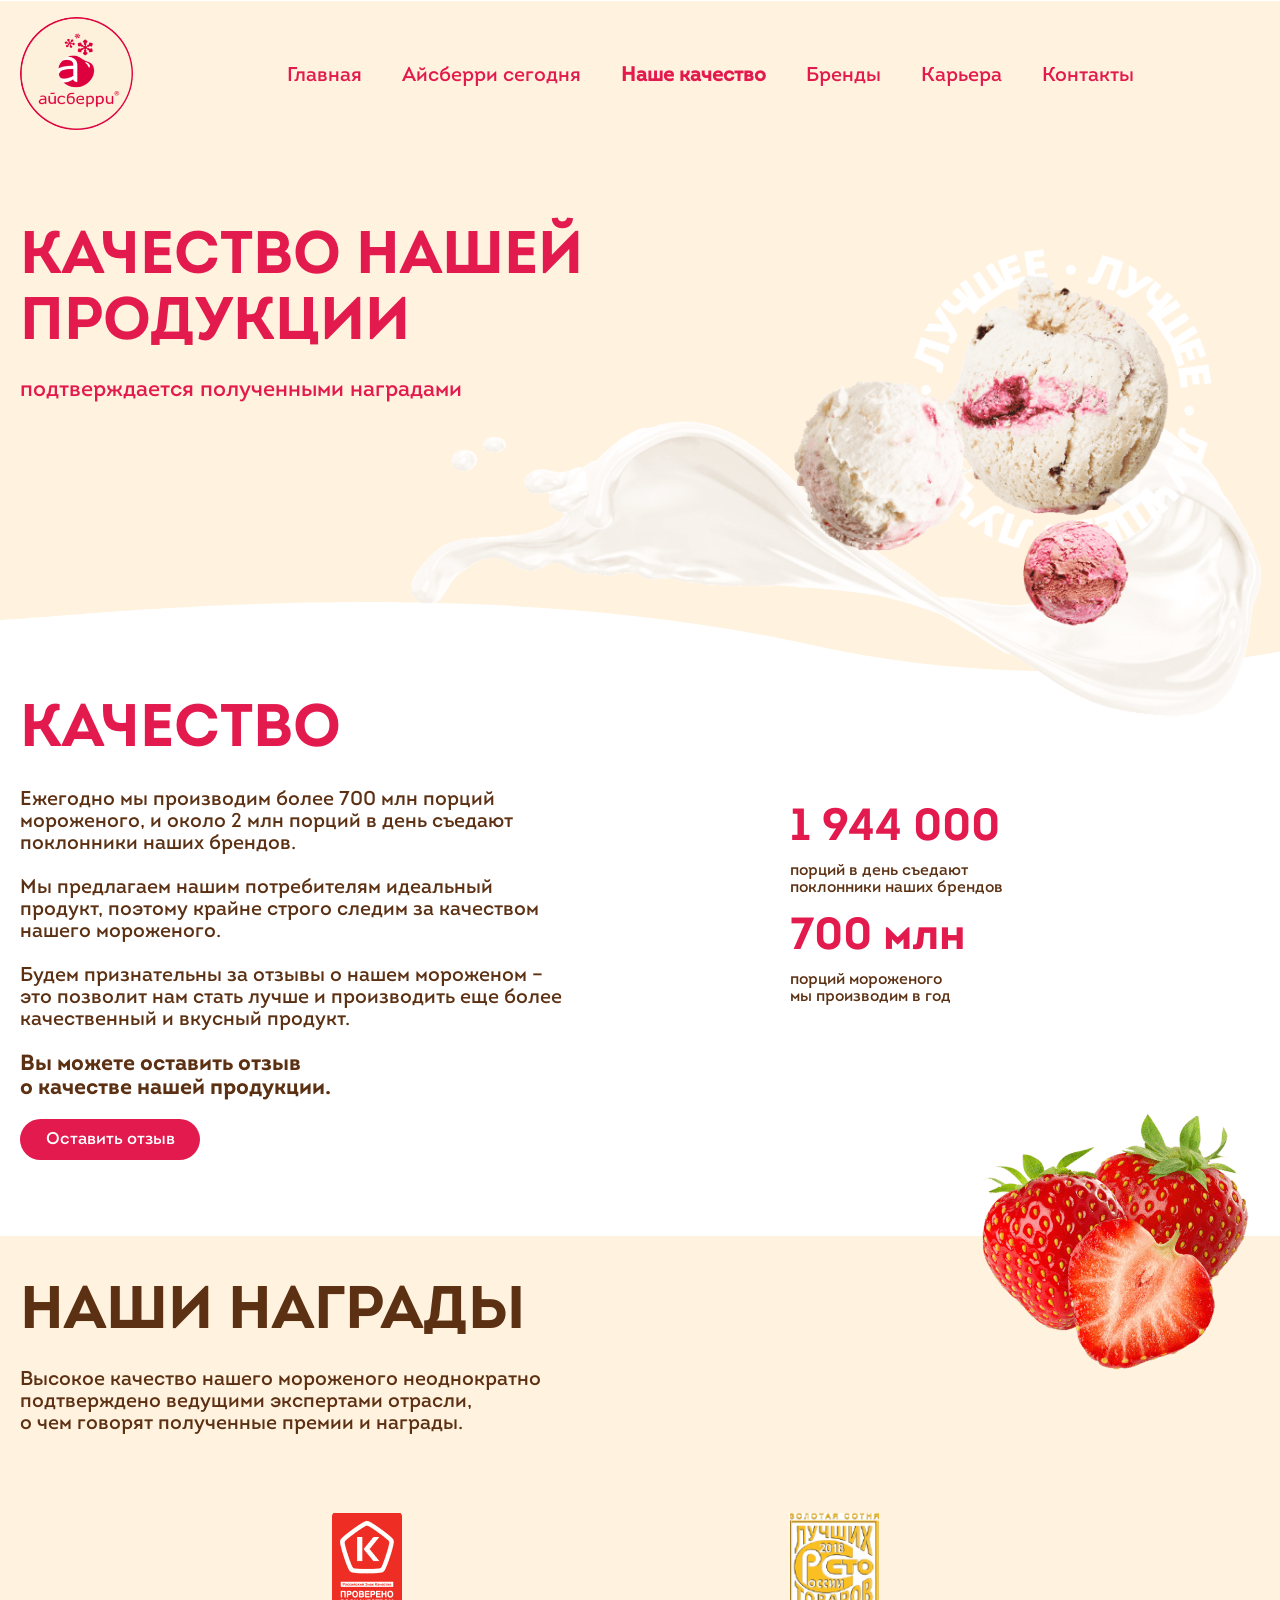
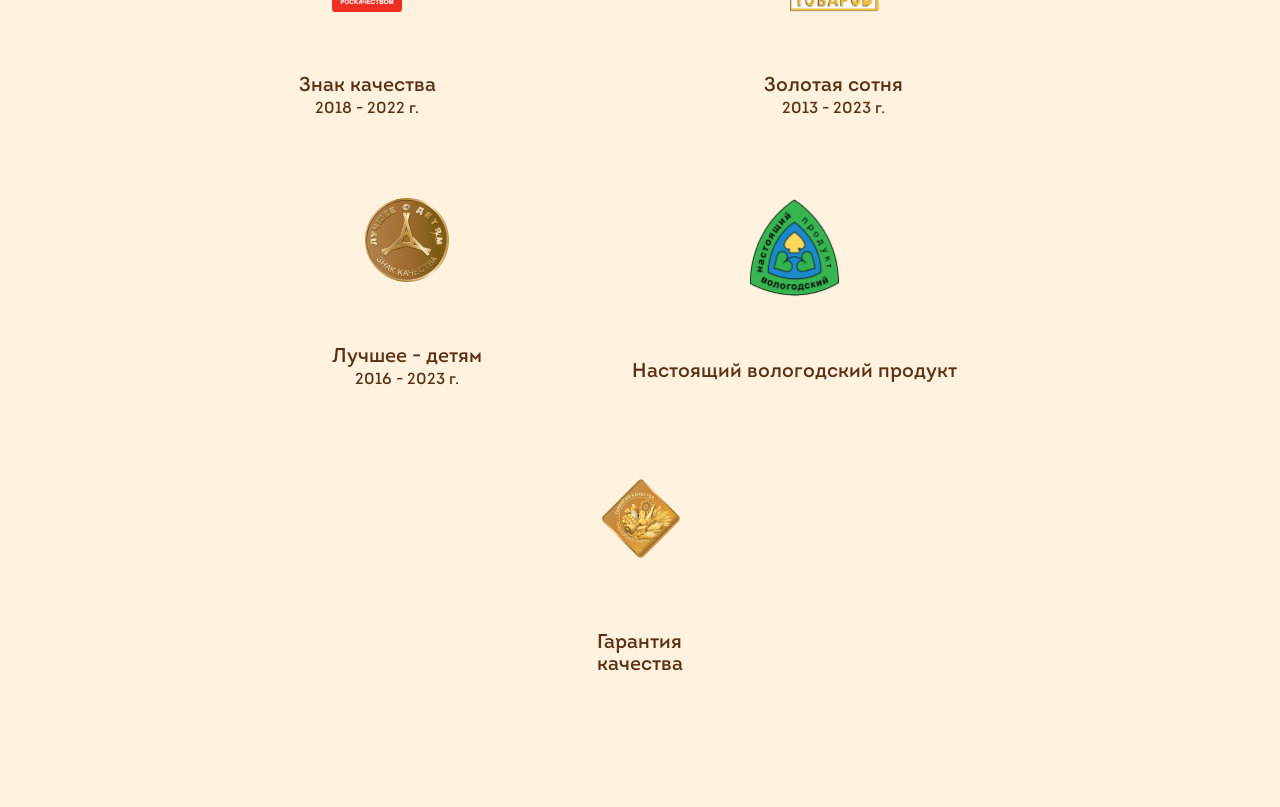
<file: quality.html>
<!DOCTYPE html>
<html lang="ru">
<head>
    <meta charset="utf-8">
    <meta http-equiv="X-UA-Compatible" content="IE=edge">
    <title>Айсберри</title>
    <meta name="theme-color" content="#fff">
    <meta name="apple-mobile-web-app-status-bar-style" content="black-translucent">
    <meta name="viewport"
          content="width=device-width, user-scalable=no, initial-scale=1.0, maximum-scale=1.0, minimum-scale=1.0">
    <link rel="shortcut icon" href="img/favicons/favicon.ico" type="image/x-icon">
    <link rel="stylesheet" href="styles/main.min.css">
    <link rel="stylesheet" href="styles/pages/quality.min.css">
</head>
<body>
<header class="header js-header">
    <div class="container header__container js-header-container">
        <div class="header__img-wrapper menu-item js-menu-item">
            <a href="/">
                <img src="/img/main-logo.svg" alt="Логотип">
            </a>
        </div>
        <div class="header__mobile-menu-button-wrapper js-trigger-mobile-menu">
            <div class="header__mobile-menu-button"></div>
        </div>
        <nav class="header__nav">
            <ul class="header__nav-list js-mobile-menu">
                <li class="header__nav-list-item menu-item header-menu-item js-menu-item"><a href="/">Главная</a></li>
                <li class="header__nav-list-item menu-item header-menu-item js-menu-item"><a href="/iceberry-today.html">Айсберри сегодня</a></li>
                <li class="header__nav-list-item menu-item header-menu-item js-menu-item"><a href="/quality.html">Наше качество</a></li>
                <li class="header__nav-list-item menu-item header-menu-item js-menu-item"><a href="/brands.html">Бренды</a></li>
                <li class="header__nav-list-item menu-item header-menu-item js-menu-item"><a href="/career.html">Карьера</a></li>
                <li class="header__nav-list-item menu-item header-menu-item js-menu-item"><a href="/contacts.html">Контакты</a></li>
            </ul>
        </nav>
    </div>
</header>
<main>
    <section class="hero">
        <div class="hero__container container">
            <div class="hero__info">
                <h1 class="hero__info-title">Качество нашей продукции</h1>
                <p class="hero__info-descr">подтверждается полученными наградами</p>
            </div>
            <picture>
                <source
                        srcset="./img/quality-hero-img.png 1x, ./img/quality-hero-img@2x.png 2x"
                />
                <img
                        src="./img/quality-hero-img.png"
                        alt="Декоративная картинка"
                        width="1028"
                        class="hero__img"
                />
            </picture>
        </div>
    </section>
    <section class="quality">
        <div class="quality__container container">
            <div class="quality__content">
                <div class="quality__content-item">
                    <h2 class="quality__title section-title">Качество</h2>
                    <p class="quality__text">Ежегодно мы производим более 700 млн порций мороженого, и около 2 млн
                        порций в день съедают поклонники наших брендов.</p>
                    <p class="quality__text">Мы предлагаем нашим потребителям идеальный продукт, поэтому крайне строго
                        следим за качеством нашего мороженого.</p>
                    <p class="quality__text">Будем признательны за отзывы о нашем мороженом – это&nbsp;позволит нам
                        стать лучше и производить еще более качественный и вкусный продукт.</p>
                    <p class="quality__text quality__text_bold">Вы можете оставить отзыв о&nbsp;качестве нашей
                        продукции.</p>
                    <a class="quality__button button" href="/contacts.html" target="_blank">Оставить отзыв</a>
                </div>
                <div class="quality__content-item">
                    <p class="quality__subtitle">1 944 000</p>
                    <p class="quality__descr">порций в день съедают поклонники наших брендов</p>
                    <p class="quality__subtitle">700 млн</p>
                    <p class="quality__descr">порций мороженого мы&nbsp;производим в год</p>
                </div>
            </div>
        </div>
    </section>
    <section class="awards">
        <div class="awards__container container">
            <h2 class="awards__title section-title">Наши награды</h2>
            <p class="awards__descr">Высокое качество нашего мороженого неоднократно подтверждено ведущими экспертами отрасли, о&nbsp;чем&nbsp;говорят полученные премии и&nbsp;награды.</p>
            <div class="awards__swiper swiper js-awards-slider">
                <ul class="awards__list swiper-wrapper">
                    <li class="awards__list-item swiper-slide">
                        <picture>
                            <source
                                    srcset="./img/awards-img-1.png 1x, ./img/awards-img-1@2x.png 2x"
                            />
                            <img
                                    src="./img/awards-img-1.png"
                                    alt="Декоративная картинка"
                                    width="100"
                                    class="awards__list-img"
                            />
                        </picture>
                        <p class="awards__list-text">Знак качества<br/><span>2018 - 2022 г.</span></p>
                    </li>
                    <li class="awards__list-item swiper-slide">
                        <picture>
                            <source
                                    srcset="./img/awards-img-2.png 1x, ./img/awards-img-2@2x.png 2x"
                            />
                            <img
                                    src="./img/awards-img-2.png"
                                    alt="Декоративная картинка"
                                    width="100"
                                    class="awards__list-img"
                            />
                        </picture>
                        <p class="awards__list-text">Золотая сотня<br/><span>2013 - 2023 г.</span></p>
                    </li>
                    <li class="awards__list-item swiper-slide">
                        <picture>
                            <source
                                    srcset="./img/awards-img-3.png 1x, ./img/awards-img-3@2x.png 2x"
                            />
                            <img
                                    src="./img/awards-img-3.png"
                                    alt="Декоративная картинка"
                                    width="84"
                                    class="awards__list-img"
                            />
                        </picture>
                        <p class="awards__list-text">Лучшее - детям<br/><span>2016 - 2023 г.</span></p>
                    </li>
                    <li class="awards__list-item swiper-slide">
                        <picture>
                            <source
                                    srcset="./img/awards-img-4.png 1x, ./img/awards-img-4@2x.png 2x"
                            />
                            <img
                                    src="./img/awards-img-4.png"
                                    alt="Декоративная картинка"
                                    width="100"
                                    class="awards__list-img"
                            />
                        </picture>
                        <p class="awards__list-text">Настоящий вологодский продукт</p>
                    </li>
                    <li class="awards__list-item swiper-slide">
                        <picture>
                            <source
                                    srcset="./img/awards-img-6.png 1x, ./img/awards-img-6@2x.png 2x"
                            />
                            <img
                                    src="./img/awards-img-6.png"
                                    alt="Декоративная картинка"
                                    width="100"
                                    class="awards__list-img"
                            />
                        </picture>
                        <p class="awards__list-text">Гарантия<br/>качества</p>
                    </li>
                </ul>
            </div>
            <div class="awards__slider-arrows slider-arrows slider-arrows_mobile">
                <div class="awards__slider-prev swiper-button-prev"></div>
                <div class="awards__slider-next swiper-button-next"></div>
            </div>
            <picture>
                <source
                        srcset="./img/quality-awards-decor.png 1x, ./img/quality-awards-decor@2x.png 2x"
                />
                <img
                        src="./img/quality-awards-decor.png"
                        alt="Декоративная картинка"
                        width="300"
                        class="awards__decor"
                />
            </picture>
        </div>
    </section>
</main>
<footer class="footer">
    <div class="footer__container container">
        <div class="footer__img-wrapper menu-item js-menu-item">
            <a href="/">
                <img src="/img/main-logo.svg" alt="Логотип">
            </a>
        </div>
        <ul class="footer__nav-list">
            <li class="footer__nav-list-item menu-item js-menu-item"><a href="/iceberry-today.html">Айсберри сегодня</a></li>
            <li class="footer__nav-list-item menu-item js-menu-item"><a href="/quality.html">Качество</a></li>
            <li class="footer__nav-list-item menu-item js-menu-item"><a href="/brands.html">Бренды</a></li>
            <li class="footer__nav-list-item menu-item js-menu-item"><a href="/career.html">Карьера</a></li>
            <li class="footer__nav-list-item menu-item js-menu-item"><a href="/contacts.html">Контакты</a></li>
        </ul>
        <div class="footer__info">
            <a href="/" class="footer__info-logo">
                <img src="/img/main-logo.svg" alt="Логотип">
            </a>
            <p class="footer__info-title">2010–<span class="js-footer-year"></span> ООО «ТД АЙСБЕРРИ»</p>
            <ul class="footer__info-socials">
                <li class="footer__info-socials-item">
                    <a href="https://test.ru">
                        <img src="/img/vk-icon.svg" alt="Логотип VK">
                    </a>
                </li>
                <li class="footer__info-socials-item">
                    <a href="https://test.ru">
                        <img src="/img/tg-icon.svg" alt="Логотип TG">
                    </a>
                </li>
                <li class="footer__info-socials-item">
                    <a href="https://test.ru">
                        <img src="/img/whatsapp-icon.svg" alt="Логотип Whatsapp">
                    </a>
                </li>
            </ul>
        </div>
    </div>
</footer>
<script src="js/vendor.min.js"></script>
<script src="js/main.min.js"></script>
<script src="js/pages/quality.min.js"></script>
</body>
</html>
</file>
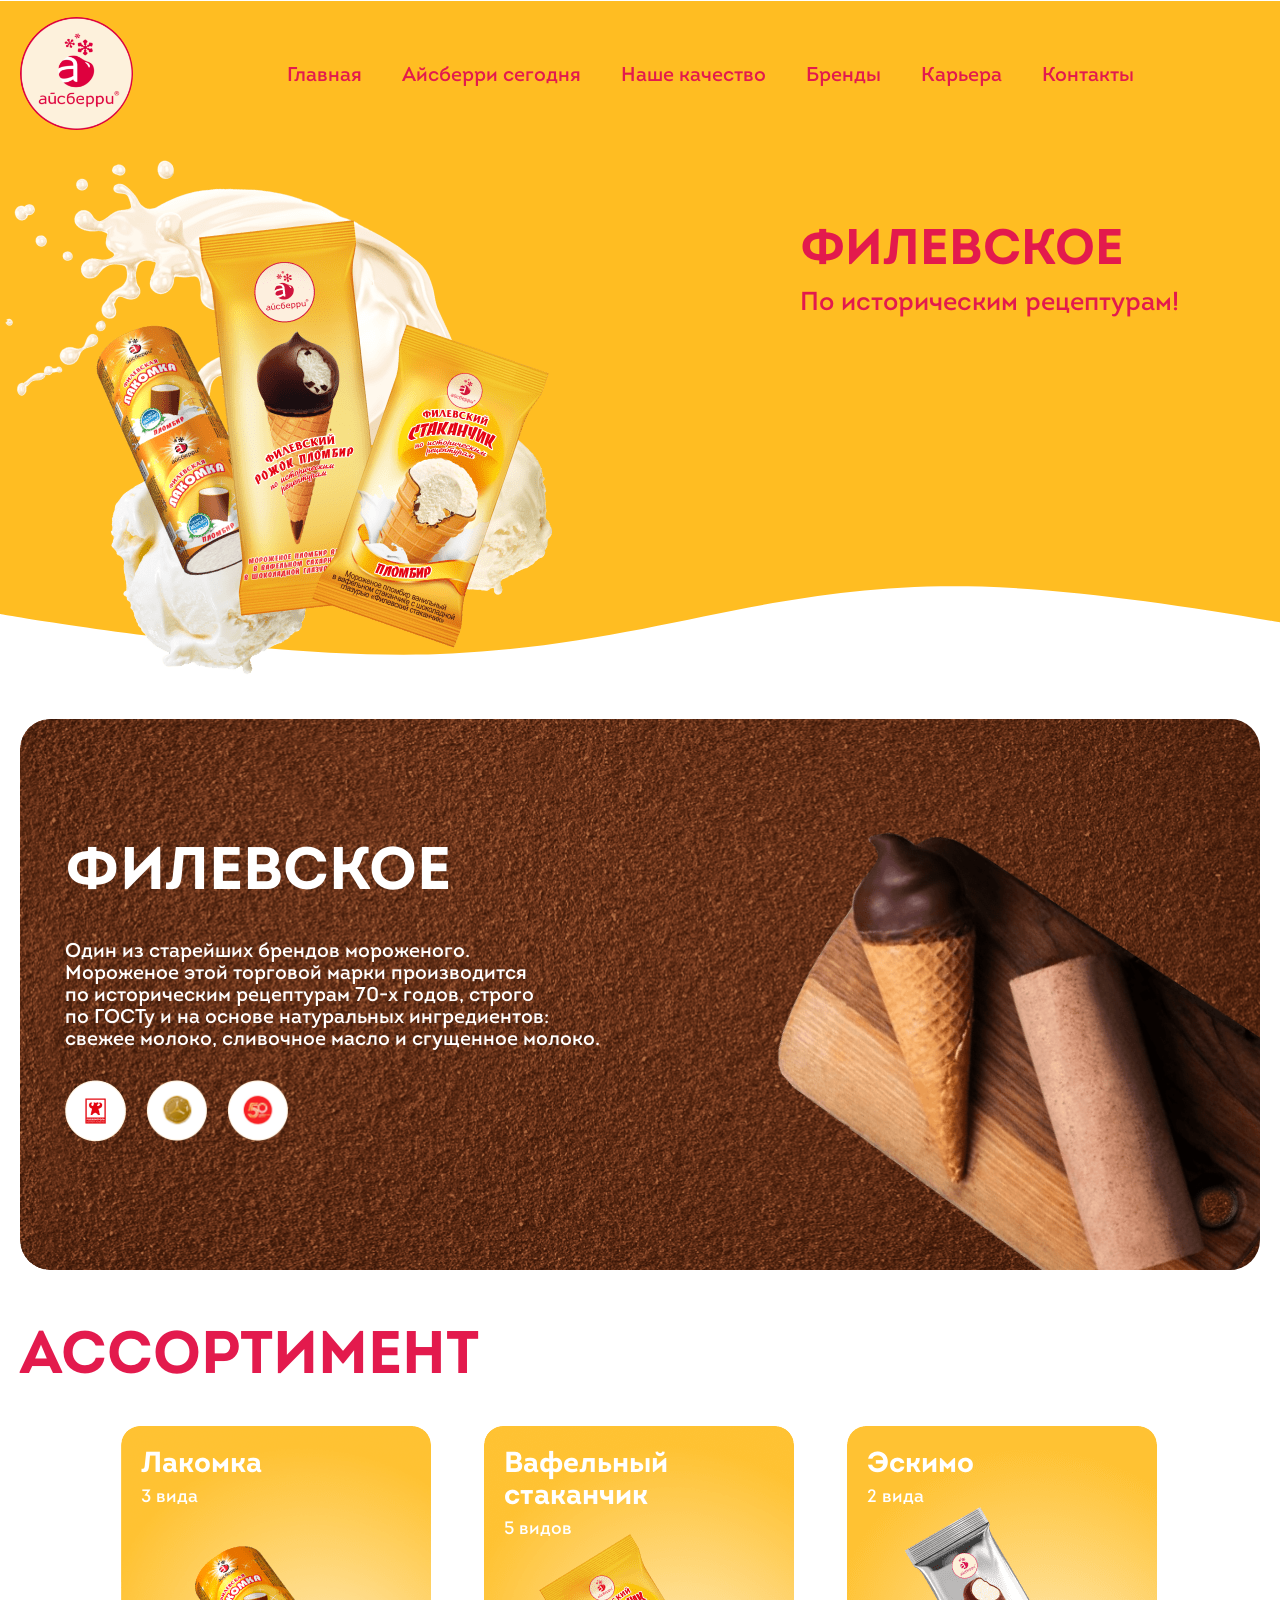
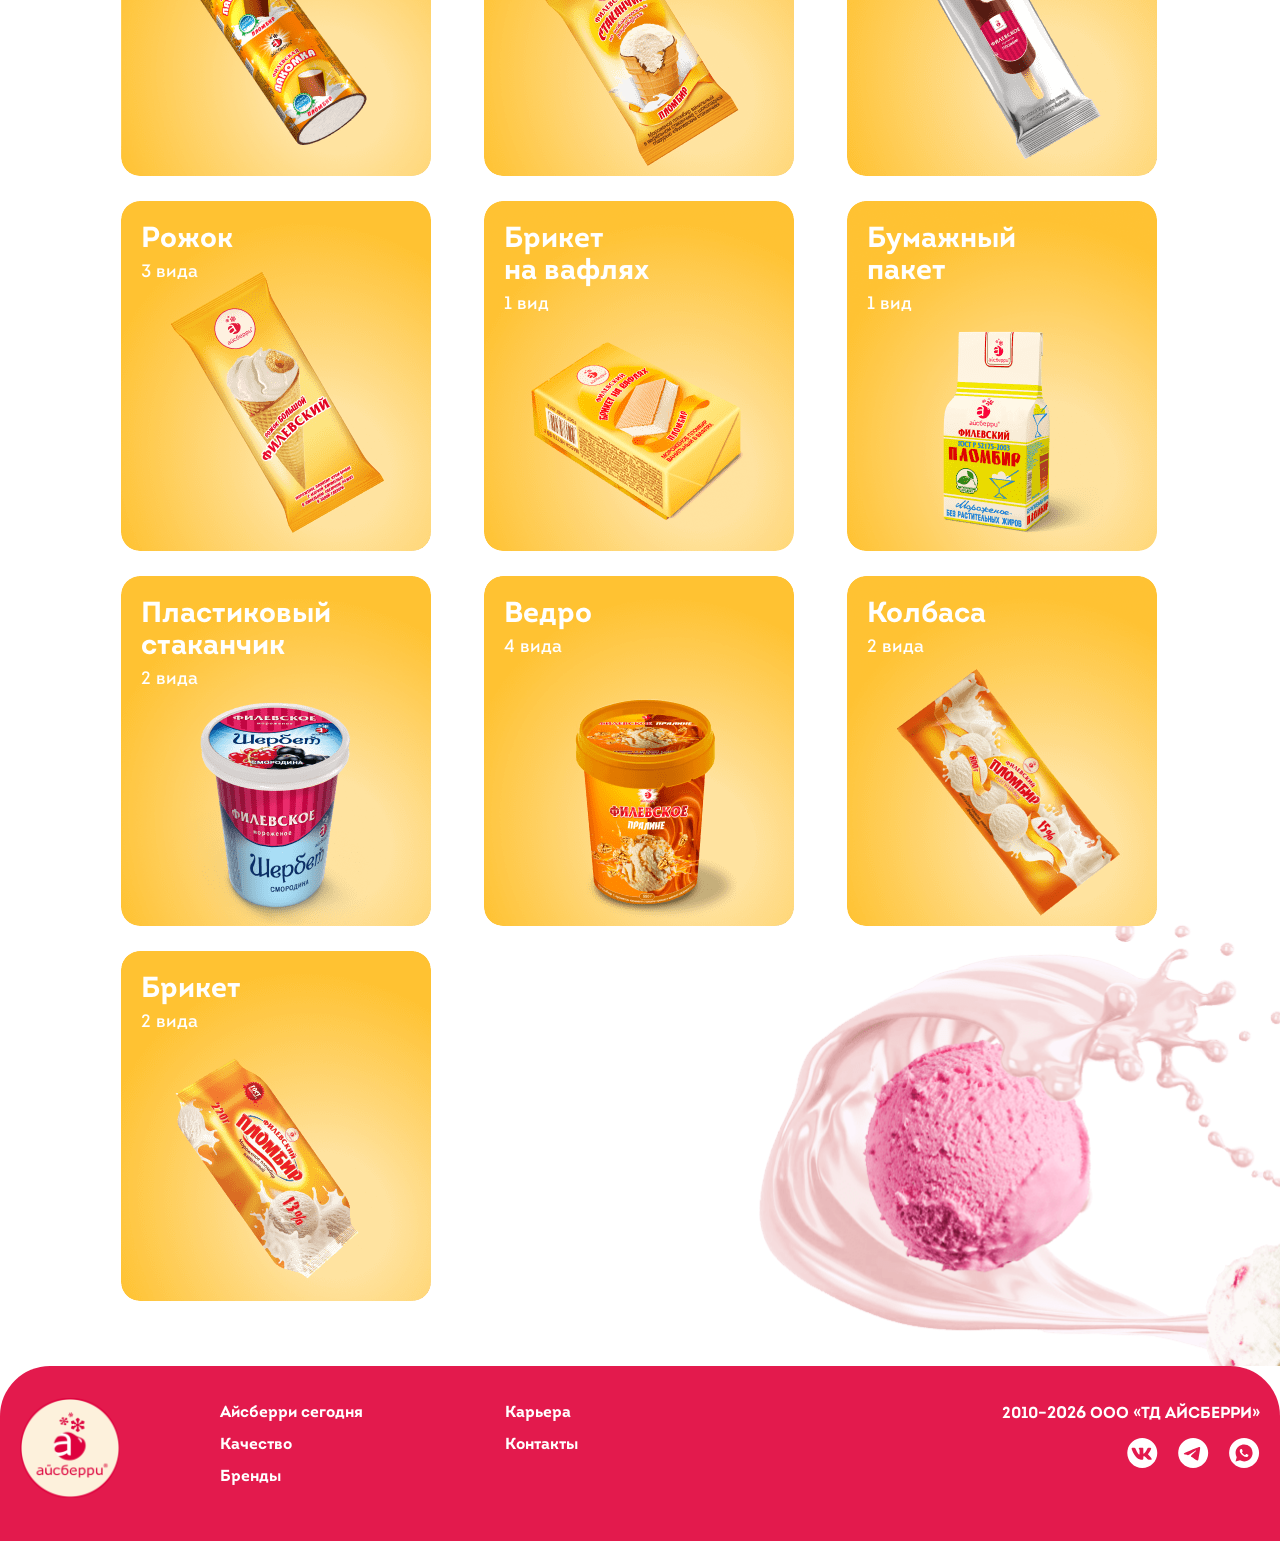
<file: brands/filevskoe.html>
<!DOCTYPE html>
<html lang="ru">
<head>
    <meta charset="utf-8">
    <meta http-equiv="X-UA-Compatible" content="IE=edge">
    <title>Айсберри</title>
    <meta name="theme-color" content="#fff">
    <meta name="apple-mobile-web-app-status-bar-style" content="black-translucent">
    <meta name="viewport"
          content="width=device-width, user-scalable=no, initial-scale=1.0, maximum-scale=1.0, minimum-scale=1.0">
    <link rel="shortcut icon" href="/img/favicons/favicon.ico" type="image/x-icon">
    <link rel="stylesheet" href="/styles/main.min.css">
    <link rel="stylesheet" href="/styles/brands-general-styles.min.css">
    <link rel="stylesheet" href="/styles/pages/brands-single.min.css">
</head>
<body class="brand-single" data-brand-theme="filevskoe">
<header class="header js-header">
    <div class="container header__container js-header-container">
        <div class="header__img-wrapper menu-item js-menu-item">
            <a href="/">
                <img src="/img/main-logo.svg" alt="Логотип">
            </a>
        </div>
        <div class="header__mobile-menu-button-wrapper js-trigger-mobile-menu">
            <div class="header__mobile-menu-button"></div>
        </div>
        <nav class="header__nav">
            <ul class="header__nav-list js-mobile-menu">
                <li class="header__nav-list-item menu-item header-menu-item js-menu-item"><a href="/">Главная</a></li>
                <li class="header__nav-list-item menu-item header-menu-item js-menu-item"><a href="/iceberry-today.html">Айсберри сегодня</a></li>
                <li class="header__nav-list-item menu-item header-menu-item js-menu-item"><a href="/quality.html">Наше качество</a></li>
                <li class="header__nav-list-item menu-item header-menu-item js-menu-item"><a href="/brands.html">Бренды</a></li>
                <li class="header__nav-list-item menu-item header-menu-item js-menu-item"><a href="/career.html">Карьера</a></li>
                <li class="header__nav-list-item menu-item header-menu-item js-menu-item"><a href="/contacts.html">Контакты</a></li>
            </ul>
        </nav>
    </div>
</header>
<main>
    <section class="hero">
        <div class="hero__brand brand brand_filevskoe">
            <div class="hero__brand-wrapper brand__wrapper">
                <picture>
                    <source
                            srcset="/img/filevskoe-main-img.png 1x, /img/filevskoe-main-img@2x.png 2x"
                    />
                    <img
                            src="/img/filevskoe-main-img.png"
                            alt="Декоративная картинка"
                            width="562"
                            class="hero__brand-img brand__img"
                    />
                </picture>
                <div class="hero__brand-text brand__text">
                    <h1 class="hero__brand-text-title brand__text-title">Филевское</h1>
                    <p class="hero__brand-text-descr brand__text-descr">По историческим рецептурам!</p>
                </div>
            </div>
        </div>
    </section>
    <section class="info">
        <div class="info__container container">
            <div class="info__content">
                <p class="info__content-title">Филевское</p>
                <p class="info__content-descr">Один из старейших брендов мороженого. Мороженое&nbsp;этой торговой марки
                    производится по&nbsp;историческим рецептурам 70-х годов, строго по&nbsp;ГОСТу и на основе
                    натуральных
                    ингредиентов: свежее молоко, сливочное масло и&nbsp;сгущенное молоко.</p>
                <ul class="info__content-list">
                    <li class="info__content-list-item">
                        <picture>
                            <source
                                    srcset="/img/brand-info-filevskoe-award-1.png 1x, /img/brand-info-filevskoe-award-1@2x.png 2x"
                            />
                            <img
                                    src="/img/brand-info-filevskoe-award-1.png"
                                    alt="Декоративная картинка"
                                    width="61"
                                    class="info__content-list-img"
                            />
                        </picture>
                    </li>
                    <li class="info__content-list-item">
                        <picture>
                            <source
                                    srcset="/img/brand-info-filevskoe-award-2.png 1x, /img/brand-info-filevskoe-award-2@2x.png 2x"
                            />
                            <img
                                    src="/img/brand-info-filevskoe-award-2.png"
                                    alt="Декоративная картинка"
                                    width="61"
                                    class="info__content-list-img"
                            />
                        </picture>
                    </li>
                    <li class="info__content-list-item">
                        <picture>
                            <source
                                    srcset="/img/brand-info-filevskoe-award-3.png 1x, /img/brand-info-filevskoe-award-3@2x.png 2x"
                            />
                            <img
                                    src="/img/brand-info-filevskoe-award-3.png"
                                    alt="Декоративная картинка"
                                    width="61"
                                    class="info__content-list-img"
                            />
                        </picture>
                    </li>
                </ul>
                <picture>
                    <source
                            srcset="/img/brand-info-content-decor_filevskoe.png 1x, /img/brand-info-content-decor_filevskoe@2x.png 2x"
                    />
                    <img
                            src="/img/brand-info-content-decor_filevskoe.png"
                            alt="Декоративная картинка"
                            width="550"
                            class="info__content-decor info__content-decor_filevskoe"
                    />
                </picture>
            </div>
        </div>
    </section>
    <section class="assortment">
        <div class="assortment__container container">
            <h2 class="assortment__title section-title">Ассортимент</h2>
            <div class="assortment__swiper swiper js-assortment-slider">
                <ul class="assortment__list swiper-wrapper">
                    <li class="assortment__list-item swiper-slide">
                        <p class="assortment__list-title">Лакомка</p>
                        <p class="assortment__list-descr">3 вида</p>
                        <picture>
                            <source
                                    srcset="/img/brands-assortment-1_filevskoe.png 1x, /img/brands-assortment-1_filevskoe@2x.png 2x"
                            />
                            <img
                                    src="/img/brands-assortment-1_filevskoe.png"
                                    alt="Декоративная картинка"
                                    class="assortment__list-item-bg"
                            />
                        </picture>
                    </li>
                    <li class="assortment__list-item swiper-slide">
                        <p class="assortment__list-title">Вафельный стаканчик</p>
                        <p class="assortment__list-descr">5 видов</p>
                        <picture>
                            <source
                                    srcset="/img/brands-assortment-2_filevskoe.png 1x, /img/brands-assortment-2_filevskoe@2x.png 2x"
                            />
                            <img
                                    src="/img/brands-assortment-2_filevskoe.png"
                                    alt="Декоративная картинка"
                                    class="assortment__list-item-bg"
                            />
                        </picture>
                    </li>
                    <li class="assortment__list-item swiper-slide">
                        <p class="assortment__list-title">Эскимо</p>
                        <p class="assortment__list-descr">2 вида</p>
                        <picture>
                            <source
                                    srcset="/img/brands-assortment-3_filevskoe.png 1x, /img/brands-assortment-3_filevskoe@2x.png 2x"
                            />
                            <img
                                    src="/img/brands-assortment-3_filevskoe.png"
                                    alt="Декоративная картинка"
                                    class="assortment__list-item-bg"
                            />
                        </picture>
                    </li>
                    <li class="assortment__list-item swiper-slide">
                        <p class="assortment__list-title">Рожок</p>
                        <p class="assortment__list-descr">3 вида</p>
                        <picture>
                            <source
                                    srcset="/img/brands-assortment-4_filevskoe.png 1x, /img/brands-assortment-4_filevskoe@2x.png 2x"
                            />
                            <img
                                    src="/img/brands-assortment-4_filevskoe.png"
                                    alt="Декоративная картинка"
                                    class="assortment__list-item-bg"
                            />
                        </picture>
                    </li>
                    <li class="assortment__list-item swiper-slide">
                        <p class="assortment__list-title">Брикет на&nbsp;вафлях</p>
                        <p class="assortment__list-descr">1 вид</p>
                        <picture>
                            <source
                                    srcset="/img/brands-assortment-5_filevskoe.png 1x, /img/brands-assortment-5_filevskoe@2x.png 2x"
                            />
                            <img
                                    src="/img/brands-assortment-5_filevskoe.png"
                                    alt="Декоративная картинка"
                                    class="assortment__list-item-bg"
                            />
                        </picture>
                    </li>
                    <li class="assortment__list-item swiper-slide">
                        <p class="assortment__list-title">Бумажный пакет</p>
                        <p class="assortment__list-descr">1 вид</p>
                        <picture>
                            <source
                                    srcset="/img/brands-assortment-6_filevskoe.png 1x, /img/brands-assortment-6_filevskoe@2x.png 2x"
                            />
                            <img
                                    src="/img/brands-assortment-6_filevskoe.png"
                                    alt="Декоративная картинка"
                                    class="assortment__list-item-bg"
                            />
                        </picture>
                    </li>
                    <li class="assortment__list-item swiper-slide">
                        <p class="assortment__list-title">Пластиковый стаканчик</p>
                        <p class="assortment__list-descr">2 вида</p>
                        <picture>
                            <source
                                    srcset="/img/brands-assortment-7_filevskoe.png 1x, /img/brands-assortment-7_filevskoe@2x.png 2x"
                            />
                            <img
                                    src="/img/brands-assortment-7_filevskoe.png"
                                    alt="Декоративная картинка"
                                    class="assortment__list-item-bg"
                            />
                        </picture>
                    </li>
                    <li class="assortment__list-item swiper-slide">
                        <p class="assortment__list-title">Ведро</p>
                        <p class="assortment__list-descr">4 вида</p>
                        <picture>
                            <source
                                    srcset="/img/brands-assortment-8_filevskoe.png 1x, /img/brands-assortment-8_filevskoe@2x.png 2x"
                            />
                            <img
                                    src="/img/brands-assortment-8_filevskoe.png"
                                    alt="Декоративная картинка"
                                    class="assortment__list-item-bg"
                            />
                        </picture>
                    </li>
                    <li class="assortment__list-item swiper-slide">
                        <p class="assortment__list-title">Колбаса</p>
                        <p class="assortment__list-descr">2 вида</p>
                        <picture>
                            <source
                                    srcset="/img/brands-assortment-9_filevskoe.png 1x, /img/brands-assortment-9_filevskoe@2x.png 2x"
                            />
                            <img
                                    src="/img/brands-assortment-9_filevskoe.png"
                                    alt="Декоративная картинка"
                                    class="assortment__list-item-bg"
                            />
                        </picture>
                    </li>
                    <li class="assortment__list-item swiper-slide">
                        <p class="assortment__list-title">Брикет</p>
                        <p class="assortment__list-descr">2 вида</p>
                        <picture>
                            <source
                                    srcset="/img/brands-assortment-10_filevskoe.png 1x, /img/brands-assortment-10_filevskoe@2x.png 2x"
                            />
                            <img
                                    src="/img/brands-assortment-10_filevskoe.png"
                                    alt="Декоративная картинка"
                                    class="assortment__list-item-bg"
                            />
                        </picture>
                    </li>
                </ul>
            </div>
            <div class="assortment__slider-arrows slider-arrows slider-arrows_mobile">
                <div class="assortment__slider-prev swiper-button-prev"></div>
                <div class="assortment__slider-next swiper-button-next"></div>
            </div>
            <picture>
                <source
                        srcset="/img/brand-assortment-decor_filevskoe.png 1x, /img/brand-assortment-decor_filevskoe@2x.png 2x"
                />
                <img
                        src="/img/brand-assortment-decor_filevskoe.png"
                        alt="Декоративная картинка"
                        width="626"
                        class="assortment__decor assortment__decor_top"
                />
            </picture>
        </div>
    </section>
</main>
<footer class="footer">
    <div class="footer__container container">
        <div class="footer__img-wrapper menu-item js-menu-item">
            <a href="/">
                <img src="/img/main-logo.svg" alt="Логотип">
            </a>
        </div>
        <ul class="footer__nav-list">
            <li class="footer__nav-list-item menu-item js-menu-item"><a href="/iceberry-today.html">Айсберри сегодня</a></li>
            <li class="footer__nav-list-item menu-item js-menu-item"><a href="/quality.html">Качество</a></li>
            <li class="footer__nav-list-item menu-item js-menu-item"><a href="/brands.html">Бренды</a></li>
            <li class="footer__nav-list-item menu-item js-menu-item"><a href="/career.html">Карьера</a></li>
            <li class="footer__nav-list-item menu-item js-menu-item"><a href="/contacts.html">Контакты</a></li>
        </ul>
        <div class="footer__info">
            <a href="/" class="footer__info-logo">
                <img src="/img/main-logo.svg" alt="Логотип">
            </a>
            <p class="footer__info-title">2010–<span class="js-footer-year"></span> ООО «ТД АЙСБЕРРИ»</p>
            <ul class="footer__info-socials">
                <li class="footer__info-socials-item">
                    <a href="https://test.ru">
                        <img src="/img/vk-icon.svg" alt="Логотип VK">
                    </a>
                </li>
                <li class="footer__info-socials-item">
                    <a href="https://test.ru">
                        <img src="/img/tg-icon.svg" alt="Логотип TG">
                    </a>
                </li>
                <li class="footer__info-socials-item">
                    <a href="https://test.ru">
                        <img src="/img/whatsapp-icon.svg" alt="Логотип Whatsapp">
                    </a>
                </li>
            </ul>
        </div>
    </div>
</footer>
<script src="../js/vendor.min.js"></script>
<script src="../js/main.min.js"></script>
<script src="../js/pages/brands-general-scripts.min.js"></script>
</body>
</html>
</file>
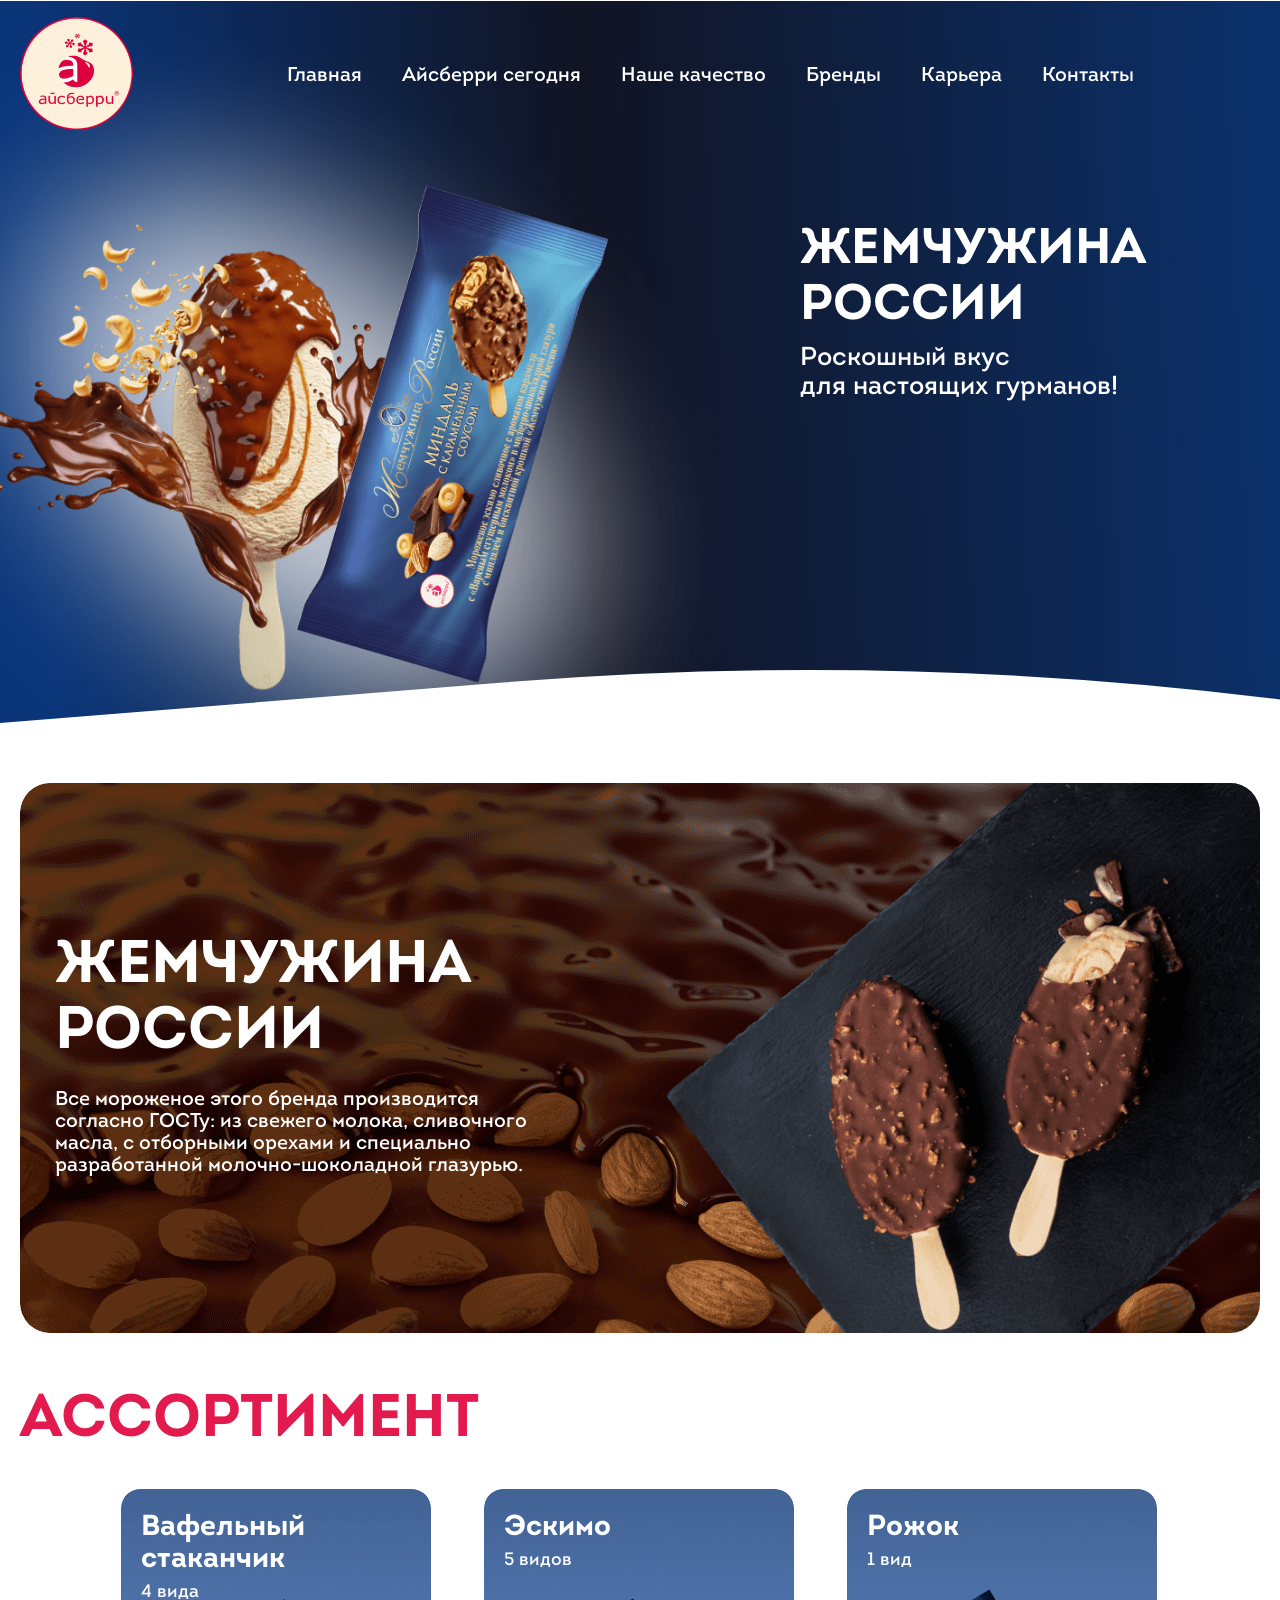
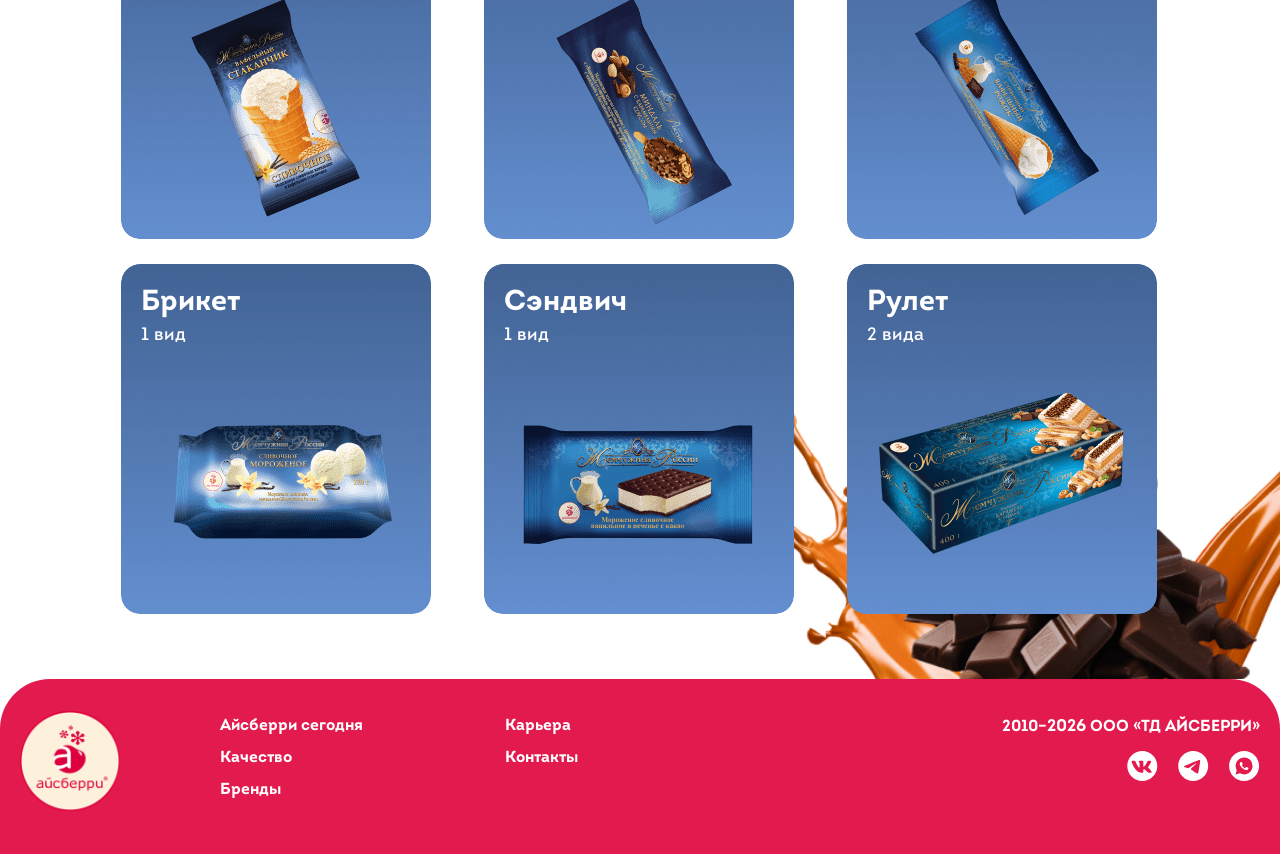
<file: brands/jemchujina-rossii.html>
<!DOCTYPE html>
<html lang="ru">
<head>
    <meta charset="utf-8">
    <meta http-equiv="X-UA-Compatible" content="IE=edge">
    <title>Айсберри</title>
    <meta name="theme-color" content="#fff">
    <meta name="apple-mobile-web-app-status-bar-style" content="black-translucent">
    <meta name="viewport"
          content="width=device-width, user-scalable=no, initial-scale=1.0, maximum-scale=1.0, minimum-scale=1.0">
    <link rel="shortcut icon" href="/img/favicons/favicon.ico" type="image/x-icon">
    <link rel="stylesheet" href="/styles/main.min.css">
    <link rel="stylesheet" href="/styles/brands-general-styles.min.css">
    <link rel="stylesheet" href="/styles/pages/brands-single.min.css">
</head>
<body class="brand-single" data-brand-theme="jemchujina-rossii">
<header class="header js-header">
    <div class="container header__container js-header-container">
        <div class="header__img-wrapper menu-item js-menu-item">
            <a href="/">
                <img src="/img/main-logo.svg" alt="Логотип">
            </a>
        </div>
        <div class="header__mobile-menu-button-wrapper js-trigger-mobile-menu">
            <div class="header__mobile-menu-button"></div>
        </div>
        <nav class="header__nav">
            <ul class="header__nav-list js-mobile-menu">
                <li class="header__nav-list-item menu-item header-menu-item js-menu-item"><a href="/">Главная</a></li>
                <li class="header__nav-list-item menu-item header-menu-item js-menu-item"><a href="/iceberry-today.html">Айсберри сегодня</a></li>
                <li class="header__nav-list-item menu-item header-menu-item js-menu-item"><a href="/quality.html">Наше качество</a></li>
                <li class="header__nav-list-item menu-item header-menu-item js-menu-item"><a href="/brands.html">Бренды</a></li>
                <li class="header__nav-list-item menu-item header-menu-item js-menu-item"><a href="/career.html">Карьера</a></li>
                <li class="header__nav-list-item menu-item header-menu-item js-menu-item"><a href="/contacts.html">Контакты</a></li>
            </ul>
        </nav>
    </div>
</header>
<main>
    <section class="hero">
        <div class="hero__brand brand brand_jemchujina-rossii">
            <div class="hero__brand-wrapper brand__wrapper">
                <picture>
                    <source
                            srcset="/img/jemchujina-rossii-main-img.png 1x, /img/jemchujina-rossii-main-img@2x.png 2x"
                    />
                    <img
                            src="/img/jemchujina-rossii-main-img.png"
                            alt="Декоративная картинка"
                            width="999"
                            class="hero__brand-img brand__img"
                    />
                </picture>
                <div class="hero__brand-text brand__text">
                    <h1 class="hero__brand-text-title brand__text-title">Жемчужина России</h1>
                    <p class="hero__brand-text-descr brand__text-descr">Роскошный вкус<br/>для настоящих гурманов!</p>
                </div>
            </div>
        </div>
    </section>
    <section class="info">
        <div class="info__container container">
            <div class="info__content">
                <p class="info__content-title">Жемчужина России</p>
                <p class="info__content-descr">Все мороженое этого бренда производится согласно ГОСТу: из свежего
                    молока, сливочного масла, с отборными орехами и специально разработанной молочно-шоколадной
                    глазурью.</p>
                <picture>
                    <source
                            srcset="/img/brand-info-content-decor_jemchujina-rossii.png 1x, /img/brand-info-content-decor_jemchujina-rossii@2x.png 2x"
                    />
                    <img
                            src="/img/brand-info-content-decor_jemchujina-rossii.png"
                            alt="Декоративная картинка"
                            width="758"
                            class="info__content-decor info__content-decor_jemchujina-rossii"
                    />
                </picture>
            </div>
        </div>
    </section>
    <section class="assortment">
        <div class="assortment__container container">
            <h2 class="assortment__title section-title">Ассортимент</h2>
            <div class="assortment__swiper swiper js-assortment-slider">
                <ul class="assortment__list swiper-wrapper">
                    <li class="assortment__list-item swiper-slide">
                        <p class="assortment__list-title">Вафельный стаканчик</p>
                        <p class="assortment__list-descr">4 вида</p>
                        <picture>
                            <source
                                    srcset="/img/brands-assortment-1_jemchujina-rossii.png 1x, /img/brands-assortment-1_jemchujina-rossii@2x.png 2x"
                            />
                            <img
                                    src="/img/brands-assortment-1_jemchujina-rossii.png"
                                    alt="Декоративная картинка"
                                    class="assortment__list-item-bg"
                            />
                        </picture>
                    </li>
                    <li class="assortment__list-item swiper-slide">
                        <p class="assortment__list-title">Эскимо</p>
                        <p class="assortment__list-descr">5 видов</p>
                        <picture>
                            <source
                                    srcset="/img/brands-assortment-2_jemchujina-rossii.png 1x, /img/brands-assortment-2_jemchujina-rossii@2x.png 2x"
                            />
                            <img
                                    src="/img/brands-assortment-2_jemchujina-rossii.png"
                                    alt="Декоративная картинка"
                                    class="assortment__list-item-bg"
                            />
                        </picture>
                    </li>
                    <li class="assortment__list-item swiper-slide">
                        <p class="assortment__list-title">Рожок</p>
                        <p class="assortment__list-descr">1 вид</p>
                        <picture>
                            <source
                                    srcset="/img/brands-assortment-3_jemchujina-rossii.png 1x, /img/brands-assortment-3_jemchujina-rossii@2x.png 2x"
                            />
                            <img
                                    src="/img/brands-assortment-3_jemchujina-rossii.png"
                                    alt="Декоративная картинка"
                                    class="assortment__list-item-bg"
                            />
                        </picture>
                    </li>
                    <li class="assortment__list-item swiper-slide">
                        <p class="assortment__list-title">Брикет</p>
                        <p class="assortment__list-descr">1 вид</p>
                        <picture>
                            <source
                                    srcset="/img/brands-assortment-4_jemchujina-rossii.png 1x, /img/brands-assortment-4_jemchujina-rossii@2x.png 2x"
                            />
                            <img
                                    src="/img/brands-assortment-4_jemchujina-rossii.png"
                                    alt="Декоративная картинка"
                                    class="assortment__list-item-bg"
                            />
                        </picture>
                    </li>
                    <li class="assortment__list-item swiper-slide">
                        <p class="assortment__list-title">Сэндвич</p>
                        <p class="assortment__list-descr">1 вид</p>
                        <picture>
                            <source
                                    srcset="/img/brands-assortment-5_jemchujina-rossii.png 1x, /img/brands-assortment-5_jemchujina-rossii@2x.png 2x"
                            />
                            <img
                                    src="/img/brands-assortment-5_jemchujina-rossii.png"
                                    alt="Декоративная картинка"
                                    class="assortment__list-item-bg"
                            />
                        </picture>
                    </li>
                    <li class="assortment__list-item swiper-slide">
                        <p class="assortment__list-title">Рулет</p>
                        <p class="assortment__list-descr">2 вида</p>
                        <picture>
                            <source
                                    srcset="/img/brands-assortment-6_jemchujina-rossii.png 1x, /img/brands-assortment-6_jemchujina-rossii@2x.png 2x"
                            />
                            <img
                                    src="/img/brands-assortment-6_jemchujina-rossii.png"
                                    alt="Декоративная картинка"
                                    class="assortment__list-item-bg"
                            />
                        </picture>
                    </li>
                </ul>
            </div>
            <div class="assortment__slider-arrows slider-arrows slider-arrows_mobile">
                <div class="assortment__slider-prev swiper-button-prev"></div>
                <div class="assortment__slider-next swiper-button-next"></div>
            </div>
            <picture>
                <source
                        srcset="/img/brand-assortment-decor_jemchujina-rossii.png 1x, /img/brand-assortment-decor_jemchujina-rossii@2x.png 2x"
                />
                <img
                        src="/img/brand-assortment-decor_jemchujina-rossii.png"
                        alt="Декоративная картинка"
                        width="833"
                        class="assortment__decor"
                />
            </picture>
        </div>
    </section>
</main>
<footer class="footer">
    <div class="footer__container container">
        <div class="footer__img-wrapper menu-item js-menu-item">
            <a href="/">
                <img src="/img/main-logo.svg" alt="Логотип">
            </a>
        </div>
        <ul class="footer__nav-list">
            <li class="footer__nav-list-item menu-item js-menu-item"><a href="/iceberry-today.html">Айсберри сегодня</a></li>
            <li class="footer__nav-list-item menu-item js-menu-item"><a href="/quality.html">Качество</a></li>
            <li class="footer__nav-list-item menu-item js-menu-item"><a href="/brands.html">Бренды</a></li>
            <li class="footer__nav-list-item menu-item js-menu-item"><a href="/career.html">Карьера</a></li>
            <li class="footer__nav-list-item menu-item js-menu-item"><a href="/contacts.html">Контакты</a></li>
        </ul>
        <div class="footer__info">
            <a href="/" class="footer__info-logo">
                <img src="/img/main-logo.svg" alt="Логотип">
            </a>
            <p class="footer__info-title">2010–<span class="js-footer-year"></span> ООО «ТД АЙСБЕРРИ»</p>
            <ul class="footer__info-socials">
                <li class="footer__info-socials-item">
                    <a href="https://test.ru">
                        <img src="/img/vk-icon.svg" alt="Логотип VK">
                    </a>
                </li>
                <li class="footer__info-socials-item">
                    <a href="https://test.ru">
                        <img src="/img/tg-icon.svg" alt="Логотип TG">
                    </a>
                </li>
                <li class="footer__info-socials-item">
                    <a href="https://test.ru">
                        <img src="/img/whatsapp-icon.svg" alt="Логотип Whatsapp">
                    </a>
                </li>
            </ul>
        </div>
    </div>
</footer>
<script src="../js/vendor.min.js"></script>
<script src="../js/main.min.js"></script>
<script src="../js/pages/brands-general-scripts.min.js"></script>
</body>
</html>
</file>
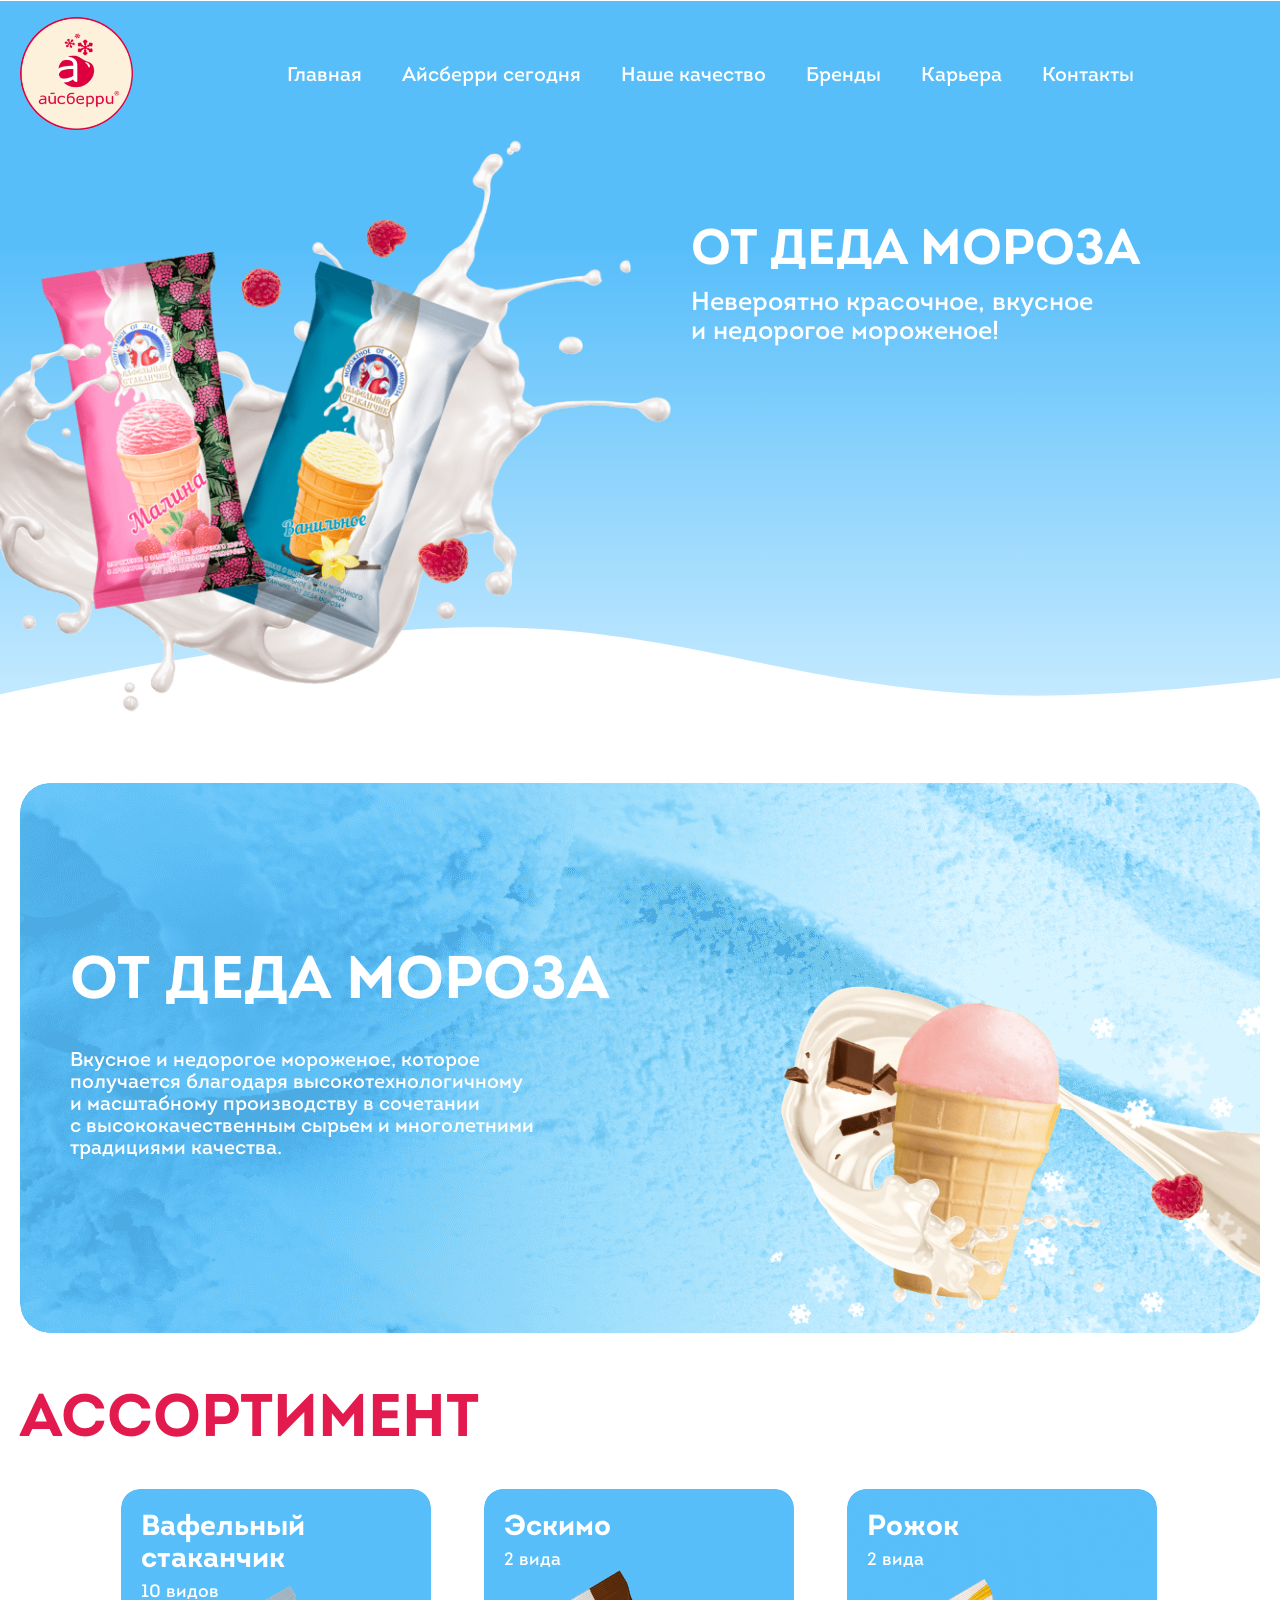
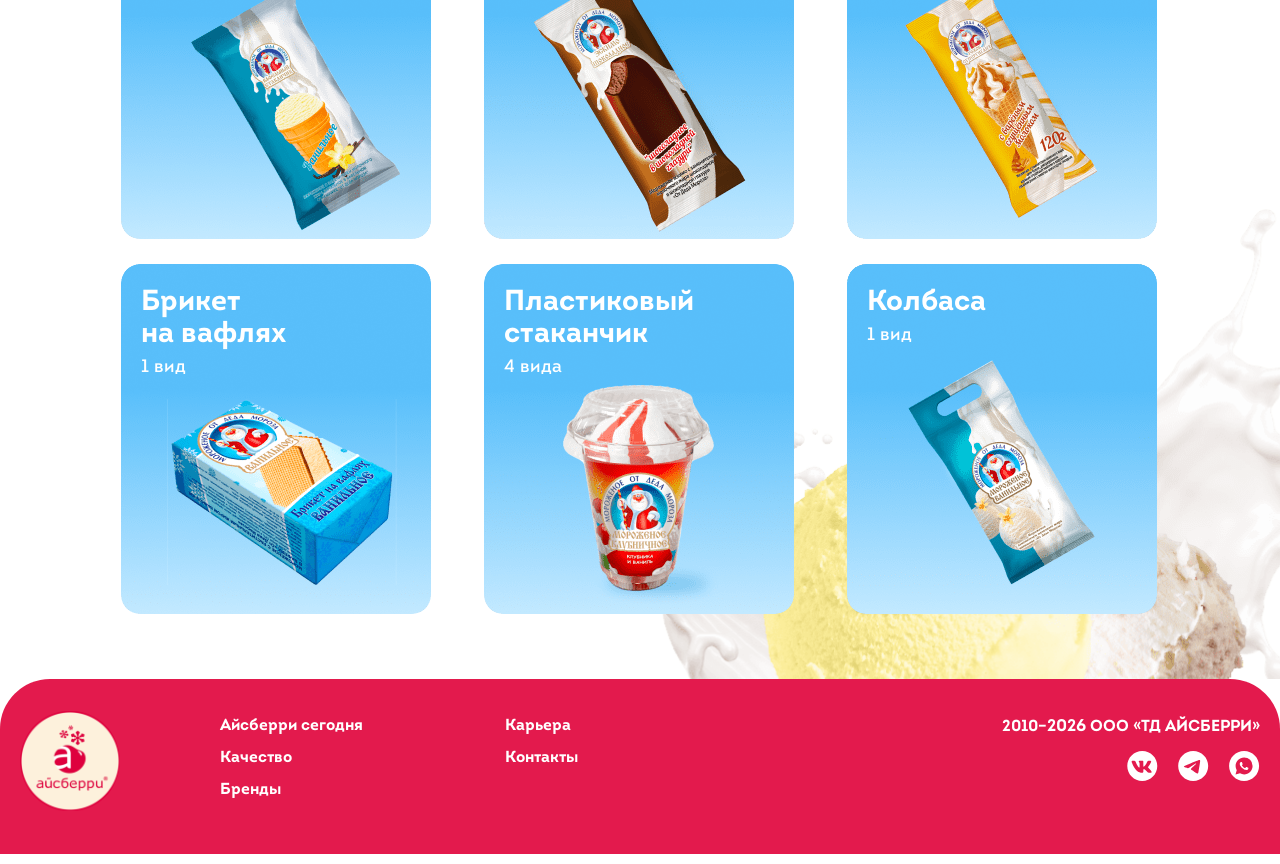
<file: brands/ot-deda-moroza.html>
<!DOCTYPE html>
<html lang="ru">
<head>
    <meta charset="utf-8">
    <meta http-equiv="X-UA-Compatible" content="IE=edge">
    <title>Айсберри</title>
    <meta name="theme-color" content="#fff">
    <meta name="apple-mobile-web-app-status-bar-style" content="black-translucent">
    <meta name="viewport"
          content="width=device-width, user-scalable=no, initial-scale=1.0, maximum-scale=1.0, minimum-scale=1.0">
    <link rel="shortcut icon" href="/img/favicons/favicon.ico" type="image/x-icon">
    <link rel="stylesheet" href="/styles/main.min.css">
    <link rel="stylesheet" href="/styles/brands-general-styles.min.css">
    <link rel="stylesheet" href="/styles/pages/brands-single.min.css">
</head>
<body class="brand-single" data-brand-theme="ot-deda-moroza">
<header class="header js-header">
    <div class="container header__container js-header-container">
        <div class="header__img-wrapper menu-item js-menu-item">
            <a href="/">
                <img src="/img/main-logo.svg" alt="Логотип">
            </a>
        </div>
        <div class="header__mobile-menu-button-wrapper js-trigger-mobile-menu">
            <div class="header__mobile-menu-button"></div>
        </div>
        <nav class="header__nav">
            <ul class="header__nav-list js-mobile-menu">
                <li class="header__nav-list-item menu-item header-menu-item js-menu-item"><a href="/">Главная</a></li>
                <li class="header__nav-list-item menu-item header-menu-item js-menu-item"><a href="/iceberry-today.html">Айсберри сегодня</a></li>
                <li class="header__nav-list-item menu-item header-menu-item js-menu-item"><a href="/quality.html">Наше качество</a></li>
                <li class="header__nav-list-item menu-item header-menu-item js-menu-item"><a href="/brands.html">Бренды</a></li>
                <li class="header__nav-list-item menu-item header-menu-item js-menu-item"><a href="/career.html">Карьера</a></li>
                <li class="header__nav-list-item menu-item header-menu-item js-menu-item"><a href="/contacts.html">Контакты</a></li>
            </ul>
        </nav>
    </div>
</header>
<main>
    <section class="hero">
        <div class="hero__brand brand brand_ot-deda-moroza">
            <div class="hero__brand-wrapper brand__wrapper">
                <picture>
                    <source
                            srcset="/img/ot-deda-moroza-main-img.png 1x, /img/ot-deda-moroza-main-img@2x.png 2x"
                    />
                    <img
                            src="/img/ot-deda-moroza-main-img.png"
                            alt="Декоративная картинка"
                            width="800"
                            class="hero__brand-img brand__img"
                    />
                </picture>
                <div class="hero__brand-text brand__text">
                    <h1 class="hero__brand-text-title brand__text-title">От Деда Мороза</h1>
                    <p class="hero__brand-text-descr brand__text-descr">Невероятно красочное, вкусное и&nbsp;недорогое
                        мороженое! </p>
                </div>
            </div>
        </div>
    </section>
    <section class="info">
        <div class="info__container container">
            <div class="info__content">
                <p class="info__content-title">От Деда Мороза</p>
                <p class="info__content-descr">Вкусное и&nbsp;недорогое мороженое, которое получается благодаря
                    высокотехнологичному и&nbsp;масштабному производству в&nbsp;сочетании с&nbsp;высококачественным
                    сырьем и&nbsp;многолетними традициями качества.</p>
                <picture>
                    <source
                            srcset="/img/brand-info-content-decor_ot-deda-moroza.png 1x, /img/brand-info-content-decor_ot-deda-moroza@2x.png 2x"
                    />
                    <img
                            src="/img/brand-info-content-decor_ot-deda-moroza.png"
                            alt="Декоративная картинка"
                            width="637"
                            class="info__content-decor info__content-decor_ot-deda-moroza"
                    />
                </picture>
            </div>
        </div>
    </section>
    <section class="assortment">
        <div class="assortment__container container">
            <h2 class="assortment__title section-title">Ассортимент</h2>
            <div class="assortment__swiper swiper js-assortment-slider">
                <ul class="assortment__list swiper-wrapper">
                    <li class="assortment__list-item swiper-slide">
                        <p class="assortment__list-title">Вафельный стаканчик</p>
                        <p class="assortment__list-descr">10 видов</p>
                        <picture>
                            <source
                                    srcset="/img/brands-assortment-1_ot-deda-moroza.png 1x, /img/brands-assortment-1_ot-deda-moroza@2x.png 2x"
                            />
                            <img
                                    src="/img/brands-assortment-1_ot-deda-moroza.png"
                                    alt="Декоративная картинка"
                                    class="assortment__list-item-bg"
                            />
                        </picture>
                    </li>
                    <li class="assortment__list-item swiper-slide">
                        <p class="assortment__list-title">Эскимо</p>
                        <p class="assortment__list-descr">2 вида</p>
                        <picture>
                            <source
                                    srcset="/img/brands-assortment-2_ot-deda-moroza.png 1x, /img/brands-assortment-2_ot-deda-moroza@2x.png 2x"
                            />
                            <img
                                    src="/img/brands-assortment-2_ot-deda-moroza.png"
                                    alt="Декоративная картинка"
                                    class="assortment__list-item-bg"
                            />
                        </picture>
                    </li>
                    <li class="assortment__list-item swiper-slide">
                        <p class="assortment__list-title">Рожок</p>
                        <p class="assortment__list-descr">2 вида</p>
                        <picture>
                            <source
                                    srcset="/img/brands-assortment-3_ot-deda-moroza.png 1x, /img/brands-assortment-3_ot-deda-moroza@2x.png 2x"
                            />
                            <img
                                    src="/img/brands-assortment-3_ot-deda-moroza.png"
                                    alt="Декоративная картинка"
                                    class="assortment__list-item-bg"
                            />
                        </picture>
                    </li>
                    <li class="assortment__list-item swiper-slide">
                        <p class="assortment__list-title">Брикет на&nbsp;вафлях</p>
                        <p class="assortment__list-descr">1 вид</p>
                        <picture>
                            <source
                                    srcset="/img/brands-assortment-4_ot-deda-moroza.png 1x, /img/brands-assortment-4_ot-deda-moroza@2x.png 2x"
                            />
                            <img
                                    src="/img/brands-assortment-4_ot-deda-moroza.png"
                                    alt="Декоративная картинка"
                                    class="assortment__list-item-bg"
                            />
                        </picture>
                    </li>
                    <li class="assortment__list-item swiper-slide">
                        <p class="assortment__list-title">Пластиковый стаканчик</p>
                        <p class="assortment__list-descr">4 вида</p>
                        <picture>
                            <source
                                    srcset="/img/brands-assortment-5_ot-deda-moroza.png 1x, /img/brands-assortment-5_ot-deda-moroza@2x.png 2x"
                            />
                            <img
                                    src="/img/brands-assortment-5_ot-deda-moroza.png"
                                    alt="Декоративная картинка"
                                    class="assortment__list-item-bg"
                            />
                        </picture>
                    </li>
                    <li class="assortment__list-item swiper-slide">
                        <p class="assortment__list-title">Колбаса</p>
                        <p class="assortment__list-descr">1 вид</p>
                        <picture>
                            <source
                                    srcset="/img/brands-assortment-6_ot-deda-moroza.png 1x, /img/brands-assortment-6_ot-deda-moroza@2x.png 2x"
                            />
                            <img
                                    src="/img/brands-assortment-6_ot-deda-moroza.png"
                                    alt="Декоративная картинка"
                                    class="assortment__list-item-bg"
                            />
                        </picture>
                    </li>
                </ul>
            </div>
            <div class="assortment__slider-arrows slider-arrows slider-arrows_mobile">
                <div class="assortment__slider-prev swiper-button-prev"></div>
                <div class="assortment__slider-next swiper-button-next"></div>
            </div>
            <picture>
                <source
                        srcset="/img/brand-assortment-decor_ot-deda-moroza.png 1x, /img/brand-assortment-decor_ot-deda-moroza@2x.png 2x"
                />
                <img
                        src="/img/brand-assortment-decor_ot-deda-moroza.png"
                        alt="Декоративная картинка"
                        width="895"
                        class="assortment__decor"
                />
            </picture>
        </div>
    </section>
</main>
<footer class="footer">
    <div class="footer__container container">
        <div class="footer__img-wrapper menu-item js-menu-item">
            <a href="/">
                <img src="/img/main-logo.svg" alt="Логотип">
            </a>
        </div>
        <ul class="footer__nav-list">
            <li class="footer__nav-list-item menu-item js-menu-item"><a href="/iceberry-today.html">Айсберри сегодня</a></li>
            <li class="footer__nav-list-item menu-item js-menu-item"><a href="/quality.html">Качество</a></li>
            <li class="footer__nav-list-item menu-item js-menu-item"><a href="/brands.html">Бренды</a></li>
            <li class="footer__nav-list-item menu-item js-menu-item"><a href="/career.html">Карьера</a></li>
            <li class="footer__nav-list-item menu-item js-menu-item"><a href="/contacts.html">Контакты</a></li>
        </ul>
        <div class="footer__info">
            <a href="/" class="footer__info-logo">
                <img src="/img/main-logo.svg" alt="Логотип">
            </a>
            <p class="footer__info-title">2010–<span class="js-footer-year"></span> ООО «ТД АЙСБЕРРИ»</p>
            <ul class="footer__info-socials">
                <li class="footer__info-socials-item">
                    <a href="https://test.ru">
                        <img src="/img/vk-icon.svg" alt="Логотип VK">
                    </a>
                </li>
                <li class="footer__info-socials-item">
                    <a href="https://test.ru">
                        <img src="/img/tg-icon.svg" alt="Логотип TG">
                    </a>
                </li>
                <li class="footer__info-socials-item">
                    <a href="https://test.ru">
                        <img src="/img/whatsapp-icon.svg" alt="Логотип Whatsapp">
                    </a>
                </li>
            </ul>
        </div>
    </div>
</footer>
<script src="../js/vendor.min.js"></script>
<script src="../js/main.min.js"></script>
<script src="../js/pages/brands-general-scripts.min.js"></script>
</body>
</html>
</file>
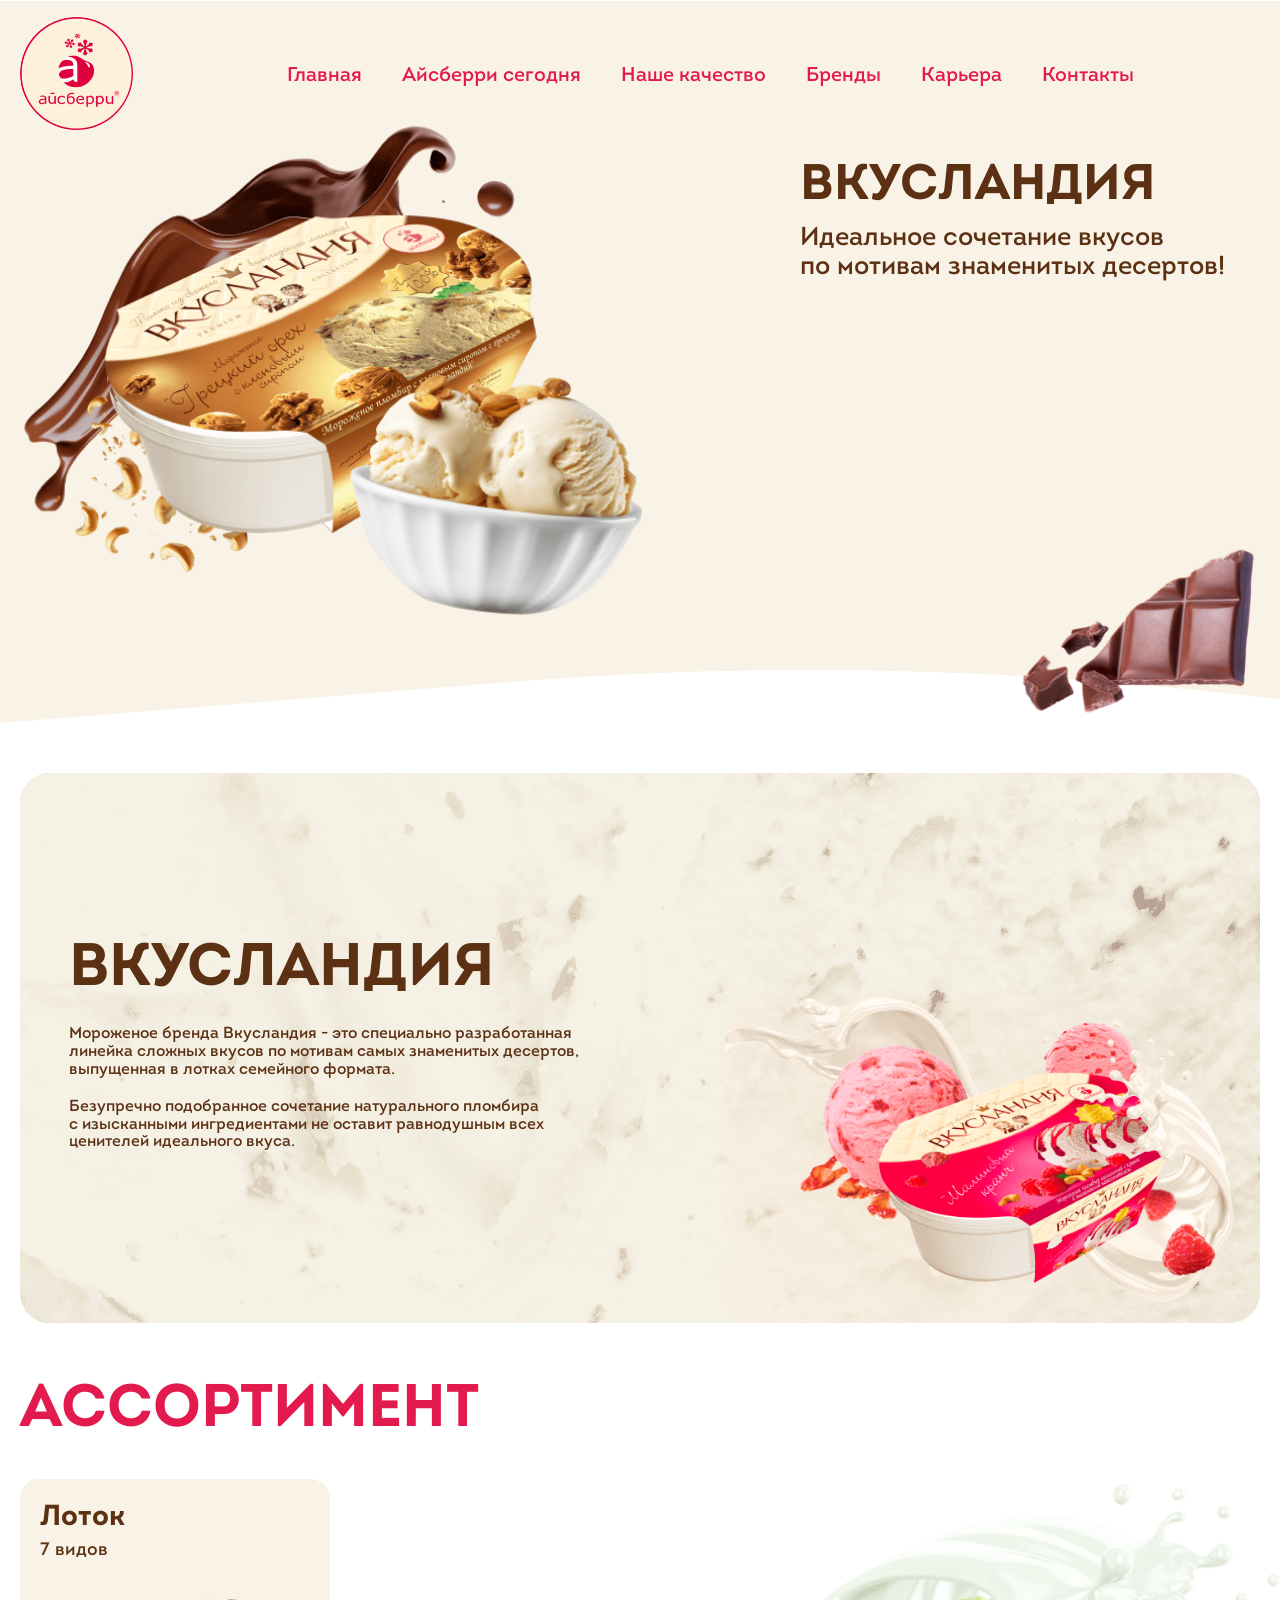
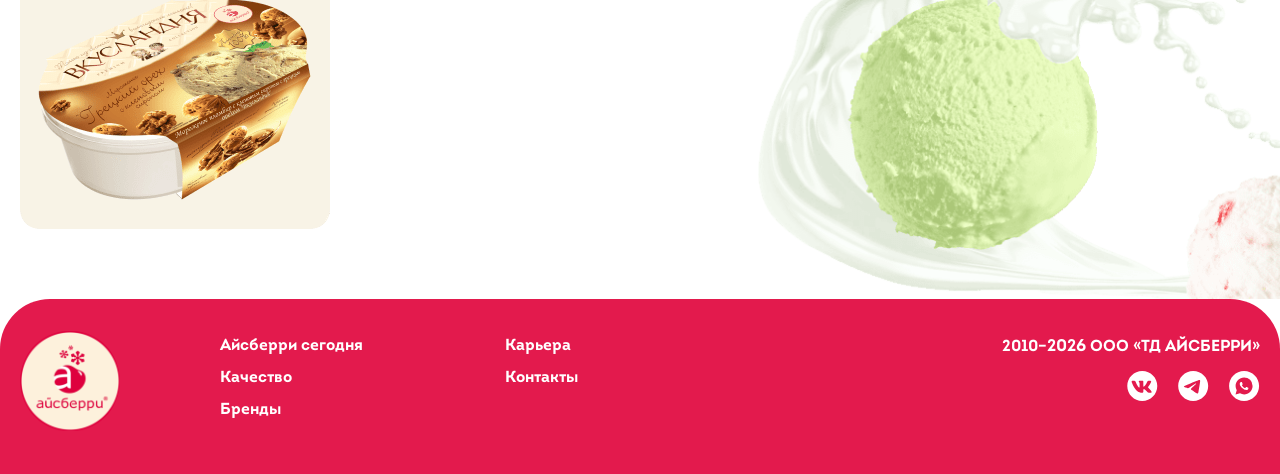
<file: brands/vkuslandia.html>
<!DOCTYPE html>
<html lang="ru">
<head>
    <meta charset="utf-8">
    <meta http-equiv="X-UA-Compatible" content="IE=edge">
    <title>Айсберри</title>
    <meta name="theme-color" content="#fff">
    <meta name="apple-mobile-web-app-status-bar-style" content="black-translucent">
    <meta name="viewport"
          content="width=device-width, user-scalable=no, initial-scale=1.0, maximum-scale=1.0, minimum-scale=1.0">
    <link rel="shortcut icon" href="/img/favicons/favicon.ico" type="image/x-icon">
    <link rel="stylesheet" href="/styles/main.min.css">
    <link rel="stylesheet" href="/styles/brands-general-styles.min.css">
    <link rel="stylesheet" href="/styles/pages/brands-single.min.css">
</head>
<body class="brand-single" data-brand-theme="vkuslandia">
<header class="header js-header">
    <div class="container header__container js-header-container">
        <div class="header__img-wrapper menu-item js-menu-item">
            <a href="/">
                <img src="/img/main-logo.svg" alt="Логотип">
            </a>
        </div>
        <div class="header__mobile-menu-button-wrapper js-trigger-mobile-menu">
            <div class="header__mobile-menu-button"></div>
        </div>
        <nav class="header__nav">
            <ul class="header__nav-list js-mobile-menu">
                <li class="header__nav-list-item menu-item header-menu-item js-menu-item"><a href="/">Главная</a></li>
                <li class="header__nav-list-item menu-item header-menu-item js-menu-item"><a href="/iceberry-today.html">Айсберри сегодня</a></li>
                <li class="header__nav-list-item menu-item header-menu-item js-menu-item"><a href="/quality.html">Наше качество</a></li>
                <li class="header__nav-list-item menu-item header-menu-item js-menu-item"><a href="/brands.html">Бренды</a></li>
                <li class="header__nav-list-item menu-item header-menu-item js-menu-item"><a href="/career.html">Карьера</a></li>
                <li class="header__nav-list-item menu-item header-menu-item js-menu-item"><a href="/contacts.html">Контакты</a></li>
            </ul>
        </nav>
    </div>
</header>
<main>
    <section class="hero">
        <div class="hero__brand brand brand_vkuslandia">
            <div class="hero__brand-wrapper brand__wrapper">
                <picture>
                    <source
                            srcset="/img/vkuslandia-main-img.png 1x, /img/vkuslandia-main-img@2x.png 2x"
                    />
                    <img
                            src="/img/vkuslandia-main-img.png"
                            alt="Декоративная картинка"
                            width="658"
                            class="hero__brand-img brand__img"
                    />
                </picture>
                <div class="hero__brand-text brand__text">
                    <h1 class="hero__brand-text-title brand__text-title">Вкусландия</h1>
                    <p class="hero__brand-text-descr brand__text-descr">Идеальное сочетание вкусов<br/>по мотивам знаменитых десертов! </p>
                </div>
            </div>
        </div>
    </section>
    <section class="info">
        <div class="info__container container">
            <picture>
                <source
                        srcset="/img/brands-hero-decor.png 1x, /img/brands-hero-decor@2x.png 2x"
                />
                <img
                        src="/img/brands-hero-decor.png"
                        alt="Декоративная картинка"
                        width="280"
                        class="info__decor info__decor_vkuslandia-single"
                />
            </picture>
            <div class="info__content">
                <p class="info__content-title">Вкусландия</p>
                <p class="info__content-descr">Мороженое бренда Вкусландия - это специально разработанная линейка сложных вкусов по мотивам самых знаменитых десертов, выпущенная в лотках семейного формата.</p>
                <p class="info__content-descr">Безупречно подобранное сочетание натурального пломбира с&nbsp;изысканными ингредиентами не оставит равнодушным всех ценителей идеального вкуса.</p>
                <picture>
                    <source
                            srcset="/img/brand-info-content-decor_vkuslandia.png 1x, /img/brand-info-content-decor_vkuslandia@2x.png 2x"
                    />
                    <img
                            src="/img/brand-info-content-decor_vkuslandia.png"
                            alt="Декоративная картинка"
                            width="637"
                            class="info__content-decor info__content-decor_vkuslandia"
                    />
                </picture>
            </div>
        </div>
    </section>
    <section class="assortment">
        <div class="assortment__container container">
            <h2 class="assortment__title section-title">Ассортимент</h2>
            <ul class="assortment__list">
                <li class="assortment__list-item">
                    <p class="assortment__list-title">Лоток</p>
                    <p class="assortment__list-descr">7 видов</p>
                    <picture>
                        <source
                                srcset="/img/brands-assortment-1_vkuslandia.png 1x, /img/brands-assortment-1_vkuslandia@2x.png 2x"
                        />
                        <img
                                src="/img/brands-assortment-1_vkuslandia.png"
                                alt="Декоративная картинка"
                                class="assortment__list-item-bg"
                        />
                    </picture>
                </li>
            </ul>
            <picture>
                <source
                        srcset="/img/brand-assortment-decor_vkuslandia.png 1x, /img/brand-assortment-decor_vkuslandia@2x.png 2x"
                />
                <img
                        src="/img/brand-assortment-decor_vkuslandia.png"
                        alt="Декоративная картинка"
                        width="630"
                        class="assortment__decor"
                />
            </picture>
        </div>
    </section>
</main>
<footer class="footer">
    <div class="footer__container container">
        <div class="footer__img-wrapper menu-item js-menu-item">
            <a href="/">
                <img src="/img/main-logo.svg" alt="Логотип">
            </a>
        </div>
        <ul class="footer__nav-list">
            <li class="footer__nav-list-item menu-item js-menu-item"><a href="/iceberry-today.html">Айсберри сегодня</a></li>
            <li class="footer__nav-list-item menu-item js-menu-item"><a href="/quality.html">Качество</a></li>
            <li class="footer__nav-list-item menu-item js-menu-item"><a href="/brands.html">Бренды</a></li>
            <li class="footer__nav-list-item menu-item js-menu-item"><a href="/career.html">Карьера</a></li>
            <li class="footer__nav-list-item menu-item js-menu-item"><a href="/contacts.html">Контакты</a></li>
        </ul>
        <div class="footer__info">
            <a href="/" class="footer__info-logo">
                <img src="/img/main-logo.svg" alt="Логотип">
            </a>
            <p class="footer__info-title">2010–<span class="js-footer-year"></span> ООО «ТД АЙСБЕРРИ»</p>
            <ul class="footer__info-socials">
                <li class="footer__info-socials-item">
                    <a href="https://test.ru">
                        <img src="/img/vk-icon.svg" alt="Логотип VK">
                    </a>
                </li>
                <li class="footer__info-socials-item">
                    <a href="https://test.ru">
                        <img src="/img/tg-icon.svg" alt="Логотип TG">
                    </a>
                </li>
                <li class="footer__info-socials-item">
                    <a href="https://test.ru">
                        <img src="/img/whatsapp-icon.svg" alt="Логотип Whatsapp">
                    </a>
                </li>
            </ul>
        </div>
    </div>
</footer>
<script src="../js/vendor.min.js"></script>
<script src="../js/main.min.js"></script>
<script src="../js/pages/brands-general-scripts.min.js"></script>
</body>
</html>
</file>
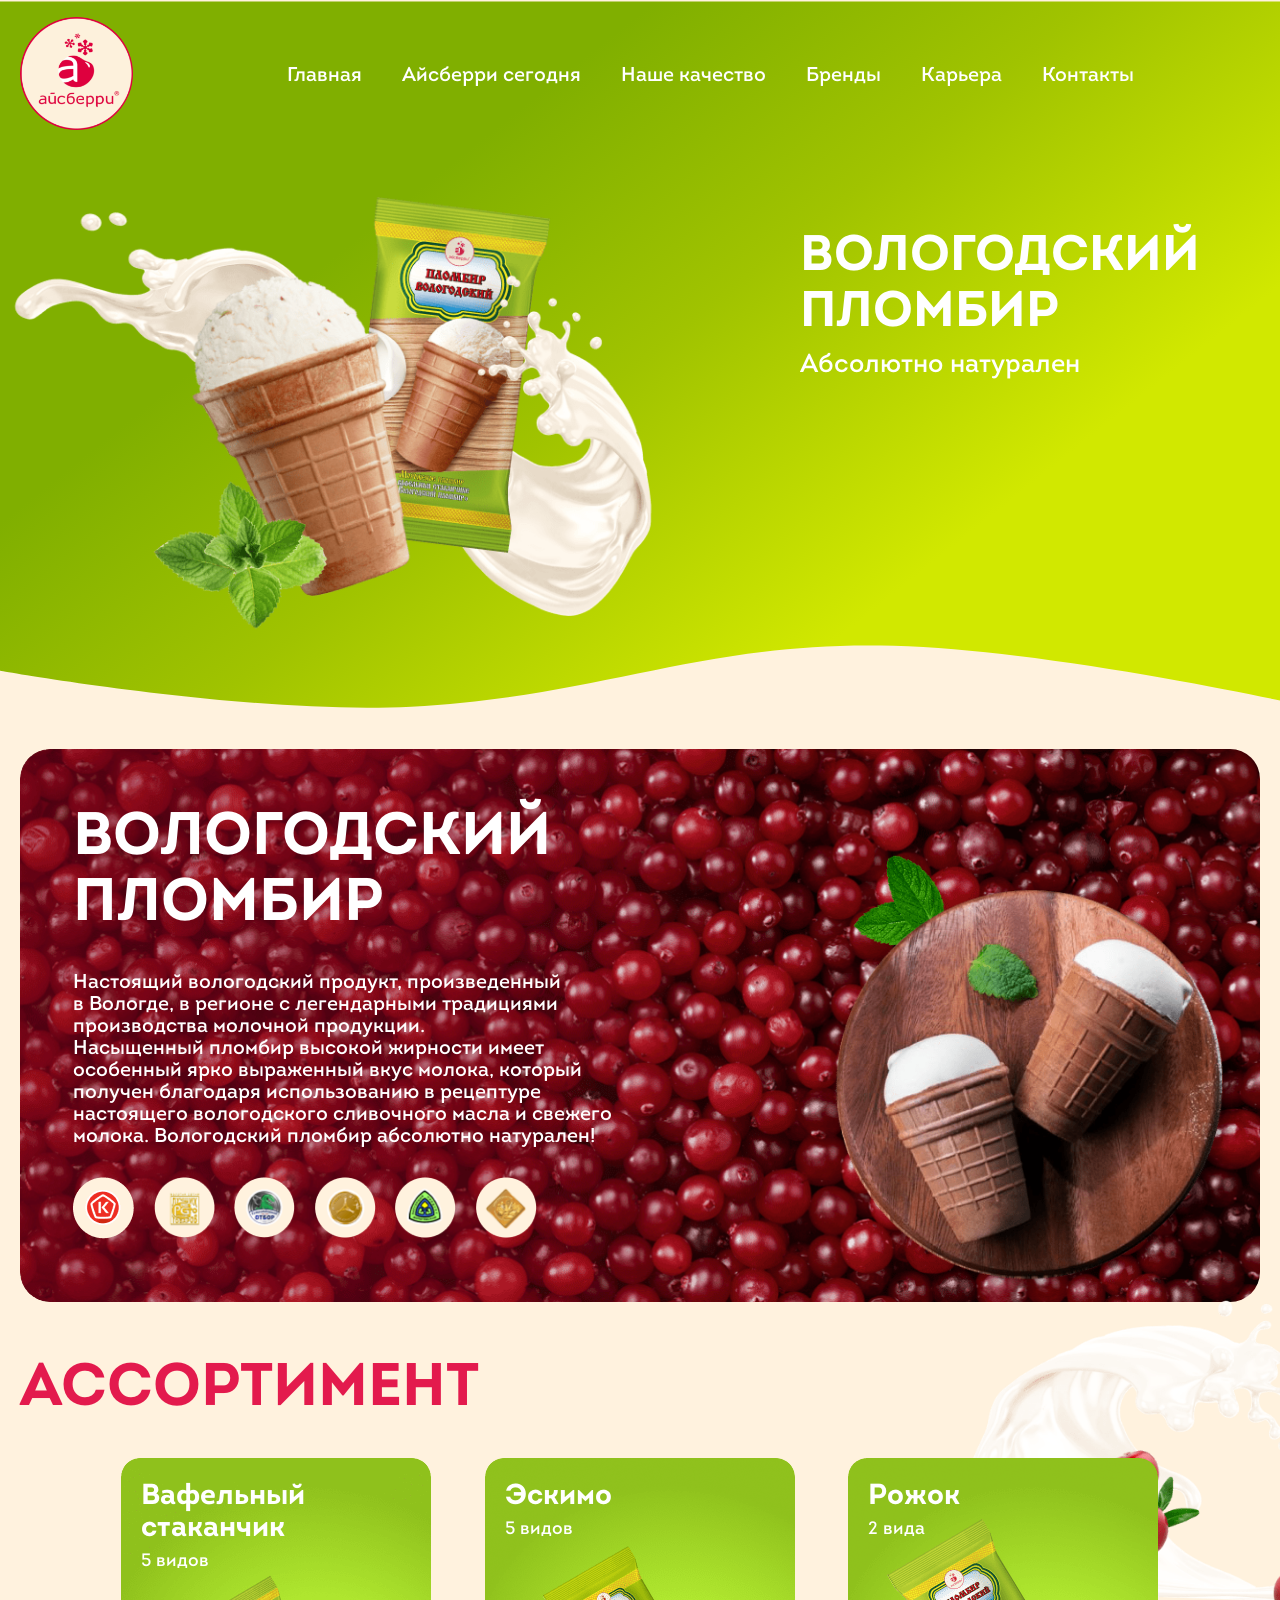
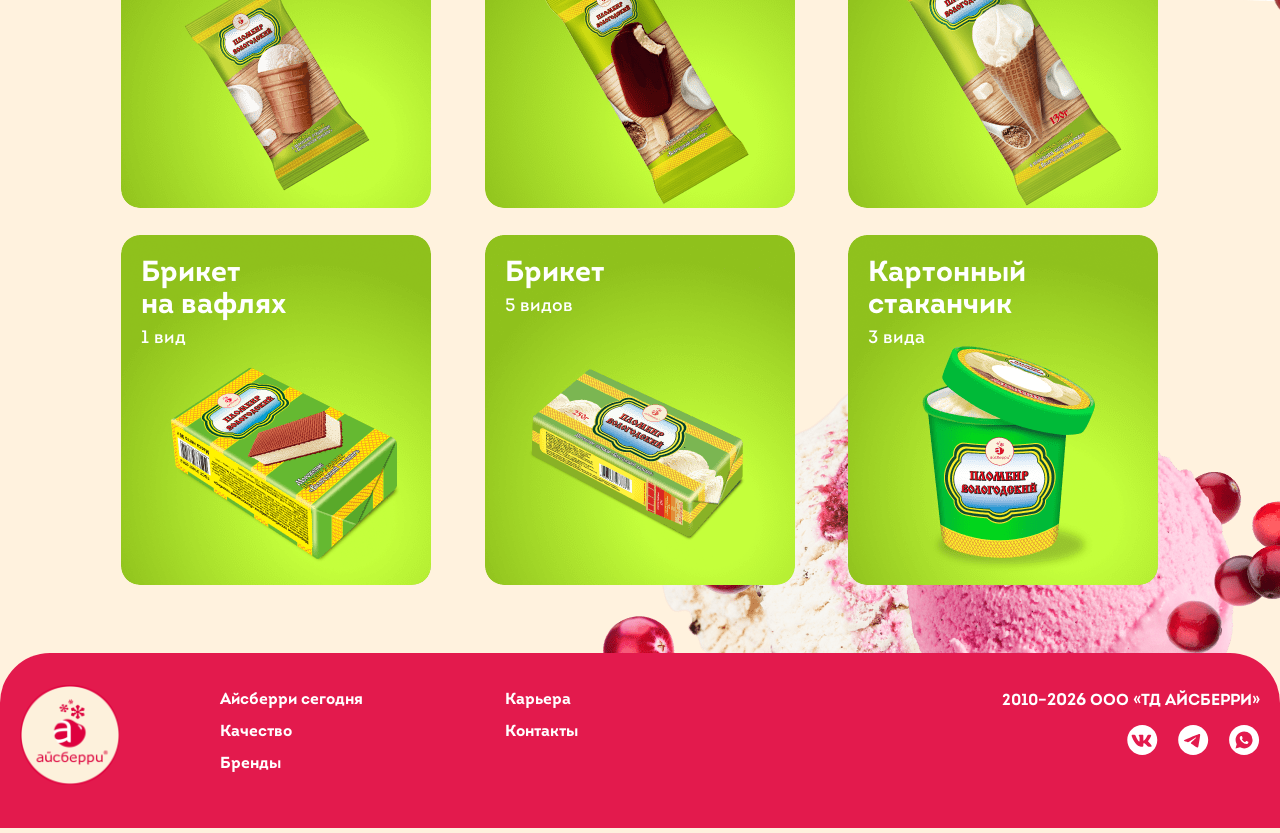
<file: brands/vologodskiy-plombir.html>
<!DOCTYPE html>
<html lang="ru">
<head>
    <meta charset="utf-8">
    <meta http-equiv="X-UA-Compatible" content="IE=edge">
    <title>Айсберри</title>
    <meta name="theme-color" content="#fff">
    <meta name="apple-mobile-web-app-status-bar-style" content="black-translucent">
    <meta name="viewport"
          content="width=device-width, user-scalable=no, initial-scale=1.0, maximum-scale=1.0, minimum-scale=1.0">
    <link rel="shortcut icon" href="/img/favicons/favicon.ico" type="image/x-icon">
    <link rel="stylesheet" href="/styles/main.min.css">
    <link rel="stylesheet" href="/styles/brands-general-styles.min.css">
    <link rel="stylesheet" href="/styles/pages/brands-single.min.css">
</head>
<body class="brand-single" data-brand-theme="vologodskiy-plombir">
<header class="header js-header">
    <div class="container header__container js-header-container">
        <div class="header__img-wrapper menu-item js-menu-item">
            <a href="/">
                <img src="/img/main-logo.svg" alt="Логотип">
            </a>
        </div>
        <div class="header__mobile-menu-button-wrapper js-trigger-mobile-menu">
            <div class="header__mobile-menu-button"></div>
        </div>
        <nav class="header__nav">
            <ul class="header__nav-list js-mobile-menu">
                <li class="header__nav-list-item menu-item header-menu-item js-menu-item"><a href="/">Главная</a></li>
                <li class="header__nav-list-item menu-item header-menu-item js-menu-item"><a href="/iceberry-today.html">Айсберри сегодня</a></li>
                <li class="header__nav-list-item menu-item header-menu-item js-menu-item"><a href="/quality.html">Наше качество</a></li>
                <li class="header__nav-list-item menu-item header-menu-item js-menu-item"><a href="/brands.html">Бренды</a></li>
                <li class="header__nav-list-item menu-item header-menu-item js-menu-item"><a href="/career.html">Карьера</a></li>
                <li class="header__nav-list-item menu-item header-menu-item js-menu-item"><a href="/contacts.html">Контакты</a></li>
            </ul>
        </nav>
    </div>
</header>
<main>
    <section class="hero">
        <div class="hero__brand brand brand_vologodskiy-plombir">
            <div class="hero__brand-wrapper brand__wrapper">
                <picture>
                    <source
                            srcset="/img/vologodskiy-plombir-main-img.png 1x, /img/vologodskiy-plombir-main-img@2x.png 2x"
                    />
                    <img
                            src="/img/vologodskiy-plombir-main-img.png"
                            alt="Декоративная картинка"
                            width="581"
                            class="hero__brand-img brand__img"
                    />
                </picture>
                <div class="hero__brand-text brand__text">
                    <h1 class="hero__brand-text-title brand__text-title">Вологодский пломбир</h1>
                    <p class="hero__brand-text-descr brand__text-descr">Абсолютно натурален</p>
                </div>
            </div>
        </div>
    </section>
    <section class="info">
        <div class="info__container container">
            <div class="info__content">
                <p class="info__content-title">Вологодский пломбир</p>
                <p class="info__content-descr">Настоящий вологодский продукт, произведенный в&nbsp;Вологде, в регионе с
                    легендарными традициями производства молочной продукции.<br/>Насыщенный пломбир высокой жирности
                    имеет особенный ярко выраженный вкус молока, который получен благодаря использованию в рецептуре
                    настоящего вологодского сливочного масла и свежего молока. Вологодский пломбир абсолютно натурален!
                </p>
                <ul class="info__content-list">
                    <li class="info__content-list-item">
                        <picture>
                            <source
                                    srcset="/img/brand-info-vologodskiy-plombir-award-1.png 1x, /img/brand-info-vologodskiy-plombir-award-1@2x.png 2x"
                            />
                            <img
                                    src="/img/brand-info-vologodskiy-plombir-award-1.png"
                                    alt="Декоративная картинка"
                                    width="61"
                                    class="info__content-list-img"
                            />
                        </picture>
                    </li>
                    <li class="info__content-list-item">
                        <picture>
                            <source
                                    srcset="/img/brand-info-vologodskiy-plombir-award-2.png 1x, /img/brand-info-vologodskiy-plombir-award-2@2x.png 2x"
                            />
                            <img
                                    src="/img/brand-info-vologodskiy-plombir-award-2.png"
                                    alt="Декоративная картинка"
                                    width="61"
                                    class="info__content-list-img"
                            />
                        </picture>
                    </li>
                    <li class="info__content-list-item">
                        <picture>
                            <source
                                    srcset="/img/brand-info-vologodskiy-plombir-award-3.png 1x, /img/brand-info-vologodskiy-plombir-award-3@2x.png 2x"
                            />
                            <img
                                    src="/img/brand-info-vologodskiy-plombir-award-3.png"
                                    alt="Декоративная картинка"
                                    width="61"
                                    class="info__content-list-img"
                            />
                        </picture>
                    </li>
                    <li class="info__content-list-item">
                        <picture>
                            <source
                                    srcset="/img/brand-info-vologodskiy-plombir-award-4.png 1x, /img/brand-info-vologodskiy-plombir-award-4@2x.png 2x"
                            />
                            <img
                                    src="/img/brand-info-vologodskiy-plombir-award-4.png"
                                    alt="Декоративная картинка"
                                    width="61"
                                    class="info__content-list-img"
                            />
                        </picture>
                    </li>
                    <li class="info__content-list-item">
                        <picture>
                            <source
                                    srcset="/img/brand-info-vologodskiy-plombir-award-5.png 1x, /img/brand-info-vologodskiy-plombir-award-5@2x.png 2x"
                            />
                            <img
                                    src="/img/brand-info-vologodskiy-plombir-award-5.png"
                                    alt="Декоративная картинка"
                                    width="61"
                                    class="info__content-list-img"
                            />
                        </picture>
                    </li>
                    <li class="info__content-list-item">
                        <picture>
                            <source
                                    srcset="/img/brand-info-vologodskiy-plombir-award-7.png 1x, /img/brand-info-vologodskiy-plombir-award-7@2x.png 2x"
                            />
                            <img
                                    src="/img/brand-info-vologodskiy-plombir-award-7.png"
                                    alt="Декоративная картинка"
                                    width="61"
                                    class="info__content-list-img"
                            />
                        </picture>
                    </li>
                </ul>
                <picture>
                    <source
                            srcset="/img/brand-info-content-decor_vologodskiy-plombir.png 1x, /img/brand-info-content-decor_vologodskiy-plombir@2x.png 2x"
                    />
                    <img
                            src="/img/brand-info-content-decor_vologodskiy-plombir.png"
                            alt="Декоративная картинка"
                            width="507"
                            class="info__content-decor info__content-decor_vologodskiy-plombir"
                    />
                </picture>
            </div>
        </div>
    </section>
    <section class="assortment">
        <div class="assortment__container container">
            <h2 class="assortment__title section-title">Ассортимент</h2>
            <div class="assortment__swiper swiper js-assortment-slider">
                <ul class="assortment__list swiper-wrapper">
                    <li class="assortment__list-item swiper-slide">
                        <p class="assortment__list-title">Вафельный стаканчик</p>
                        <p class="assortment__list-descr">5 видов</p>
                        <picture>
                            <source
                                    srcset="/img/brands-assortment-1_vologodskiy-plombir.png 1x, /img/brands-assortment-1_vologodskiy-plombir@2x.png 2x"
                            />
                            <img
                                    src="/img/brands-assortment-1_vologodskiy-plombir.png"
                                    alt="Декоративная картинка"
                                    class="assortment__list-item-bg"
                            />
                        </picture>
                    </li>
                    <li class="assortment__list-item swiper-slide">
                        <p class="assortment__list-title">Эскимо</p>
                        <p class="assortment__list-descr">5 видов</p>
                        <picture>
                            <source
                                    srcset="/img/brands-assortment-2_vologodskiy-plombir.png 1x, /img/brands-assortment-2_vologodskiy-plombir@2x.png 2x"
                            />
                            <img
                                    src="/img/brands-assortment-2_vologodskiy-plombir.png"
                                    alt="Декоративная картинка"
                                    class="assortment__list-item-bg"
                            />
                        </picture>
                    </li>
                    <li class="assortment__list-item swiper-slide">
                        <p class="assortment__list-title">Рожок</p>
                        <p class="assortment__list-descr">2 вида</p>
                        <picture>
                            <source
                                    srcset="/img/brands-assortment-3_vologodskiy-plombir.png 1x, /img/brands-assortment-3_vologodskiy-plombir@2x.png 2x"
                            />
                            <img
                                    src="/img/brands-assortment-3_vologodskiy-plombir.png"
                                    alt="Декоративная картинка"
                                    class="assortment__list-item-bg"
                            />
                        </picture>
                    </li>
                    <li class="assortment__list-item swiper-slide">
                        <p class="assortment__list-title">Брикет на&nbsp;вафлях</p>
                        <p class="assortment__list-descr">1 вид</p>
                        <picture>
                            <source
                                    srcset="/img/brands-assortment-4_vologodskiy-plombir.png 1x, /img/brands-assortment-4_vologodskiy-plombir@2x.png 2x"
                            />
                            <img
                                    src="/img/brands-assortment-4_vologodskiy-plombir.png"
                                    alt="Декоративная картинка"
                                    class="assortment__list-item-bg"
                            />
                        </picture>
                    </li>
                    <li class="assortment__list-item swiper-slide">
                        <p class="assortment__list-title">Брикет</p>
                        <p class="assortment__list-descr">5 видов</p>
                        <picture>
                            <source
                                    srcset="/img/brands-assortment-5_vologodskiy-plombir.png 1x, /img/brands-assortment-5_vologodskiy-plombir@2x.png 2x"
                            />
                            <img
                                    src="/img/brands-assortment-5_vologodskiy-plombir.png"
                                    alt="Декоративная картинка"
                                    class="assortment__list-item-bg"
                            />
                        </picture>
                    </li>
                    <li class="assortment__list-item swiper-slide">
                        <p class="assortment__list-title">Картонный стаканчик</p>
                        <p class="assortment__list-descr">3 вида</p>
                        <picture>
                            <source
                                    srcset="/img/brands-assortment-6_vologodskiy-plombir.png 1x, /img/brands-assortment-6_vologodskiy-plombir@2x.png 2x"
                            />
                            <img
                                    src="/img/brands-assortment-6_vologodskiy-plombir.png"
                                    alt="Декоративная картинка"
                                    class="assortment__list-item-bg"
                            />
                        </picture>
                    </li>
                </ul>
            </div>
            <div class="assortment__slider-arrows slider-arrows slider-arrows_mobile">
                <div class="assortment__slider-prev swiper-button-prev"></div>
                <div class="assortment__slider-next swiper-button-next"></div>
            </div>
            <picture>
                <source
                        srcset="/img/brand-assortment-decor_vologodskiy-plombir.png 1x, /img/brand-assortment-decor_vologodskiy-plombir@2x.png 2x"
                />
                <img
                        src="/img/brand-assortment-decor_vologodskiy-plombir.png"
                        alt="Декоративная картинка"
                        width="714"
                        class="assortment__decor"
                />
            </picture>
            <picture>
                <source
                        srcset="/img/brand-assortment-top-decor_vologodskiy-plombir.png 1x, /img/brand-assortment-top-decor_vologodskiy-plombir@2x.png 2x"
                />
                <img
                        src="/img/brand-assortment-top-decor_vologodskiy-plombir.png"
                        alt="Декоративная картинка"
                        width="450"
                        class="assortment__decor assortment__decor_top"
                />
            </picture>
        </div>
    </section>
</main>
<footer class="footer">
    <div class="footer__container container">
        <div class="footer__img-wrapper menu-item js-menu-item">
            <a href="/">
                <img src="/img/main-logo.svg" alt="Логотип">
            </a>
        </div>
        <ul class="footer__nav-list">
            <li class="footer__nav-list-item menu-item js-menu-item"><a href="/iceberry-today.html">Айсберри сегодня</a></li>
            <li class="footer__nav-list-item menu-item js-menu-item"><a href="/quality.html">Качество</a></li>
            <li class="footer__nav-list-item menu-item js-menu-item"><a href="/brands.html">Бренды</a></li>
            <li class="footer__nav-list-item menu-item js-menu-item"><a href="/career.html">Карьера</a></li>
            <li class="footer__nav-list-item menu-item js-menu-item"><a href="/contacts.html">Контакты</a></li>
        </ul>
        <div class="footer__info">
            <a href="/" class="footer__info-logo">
                <img src="/img/main-logo.svg" alt="Логотип">
            </a>
            <p class="footer__info-title">2010–<span class="js-footer-year"></span> ООО «ТД АЙСБЕРРИ»</p>
            <ul class="footer__info-socials">
                <li class="footer__info-socials-item">
                    <a href="https://test.ru">
                        <img src="/img/vk-icon.svg" alt="Логотип VK">
                    </a>
                </li>
                <li class="footer__info-socials-item">
                    <a href="https://test.ru">
                        <img src="/img/tg-icon.svg" alt="Логотип TG">
                    </a>
                </li>
                <li class="footer__info-socials-item">
                    <a href="https://test.ru">
                        <img src="/img/whatsapp-icon.svg" alt="Логотип Whatsapp">
                    </a>
                </li>
            </ul>
        </div>
    </div>
</footer>
<script src="../js/vendor.min.js"></script>
<script src="../js/main.min.js"></script>
<script src="../js/pages/brands-general-scripts.min.js"></script>
</body>
</html>
</file>
<file: styles/main.min.css>
@charset "UTF-8";html{line-height:1.15;-webkit-text-size-adjust:100%}body{margin:0;position:relative;overflow-x:hidden;-webkit-overflow-scrolling:auto}main{display:block;min-height:100vh;margin-top:-134px;overflow:hidden}h1{font-size:2em;margin:0}ul{list-style-type:none;padding:0;margin:0}h2,p{margin:0}hr{-webkit-box-sizing:content-box;box-sizing:content-box;height:0;overflow:visible}code,kbd,pre,samp{font-family:monospace,monospace;font-size:1em}abbr[title]{border-bottom:none;text-decoration:underline;-webkit-text-decoration:underline dotted;text-decoration:underline dotted}b,strong{font-weight:bolder}small{font-size:80%}sub,sup{font-size:75%;line-height:0;position:relative;vertical-align:baseline}sub{bottom:-.25em}sup{top:-.5em}img{border-style:none;pointer-events:none}button,input,optgroup,select,textarea{font-family:inherit;font-size:100%;line-height:1.15;margin:0}button,input{overflow:visible}button,select{text-transform:none}[type=button],[type=reset],[type=submit],button{-webkit-appearance:button}[type=button]::-moz-focus-inner,[type=reset]::-moz-focus-inner,[type=submit]::-moz-focus-inner,button::-moz-focus-inner{border-style:none;padding:0}[type=button]:-moz-focusring,[type=reset]:-moz-focusring,[type=submit]:-moz-focusring,button:-moz-focusring{outline:ButtonText dotted 1px}fieldset{padding:.35em .75em .625em}legend{-webkit-box-sizing:border-box;box-sizing:border-box;color:inherit;display:table;max-width:100%;padding:0;white-space:normal}progress{vertical-align:baseline}textarea{overflow:auto}[type=checkbox],[type=radio]{-webkit-box-sizing:border-box;box-sizing:border-box;padding:0}[type=number]::-webkit-inner-spin-button,[type=number]::-webkit-outer-spin-button{height:auto}[type=search]{-webkit-appearance:textfield;outline-offset:-2px}[type=search]::-webkit-search-decoration{-webkit-appearance:none}::-webkit-file-upload-button{-webkit-appearance:button;font:inherit}details{display:block}summary{display:list-item}[hidden],template{display:none}@font-face{font-family:"Intro Black";src:url("/fonts/Intro Black/intro-black.eot");src:url("/fonts/Intro Black/intro-black.eot?#iefix") format("embedded-opentype"),url("/fonts/Intro Black/intro-black.otf") format("opentype"),url("/fonts/Intro Black/intro-black.svg") format("svg"),url("/fonts/Intro Black/intro-black.ttf") format("truetype"),url("/fonts/Intro Black/intro-black.woff") format("woff"),url("/fonts/Intro Black/intro-black.woff2") format("woff2");font-weight:900;font-style:normal}@font-face{font-family:"Intro Bold";src:url("/fonts/Intro Bold/intro-bold.eot");src:url("/fonts/Intro Bold/intro-bold.eot?#iefix") format("embedded-opentype"),url("/fonts/Intro Bold/intro-bold.otf") format("opentype"),url("/fonts/Intro Bold/intro-bold.svg") format("svg"),url("/fonts/Intro Bold/intro-bold.ttf") format("truetype"),url("/fonts/Intro Bold/intro-bold.woff") format("woff"),url("/fonts/Intro Bold/intro-bold.woff2") format("woff2");font-weight:700;font-style:normal}@font-face{font-family:"Intro Regular";src:url("/fonts/Intro Regular/intro-regular.eot");src:url("/fonts/Intro Regular/intro-regular.eot?#iefix") format("embedded-opentype"),url("/fonts/Intro Regular/intro-regular.otf") format("opentype"),url("/fonts/Intro Regular/intro-regular.svg") format("svg"),url("/fonts/Intro Regular/intro-regular.ttf") format("truetype"),url("/fonts/Intro Regular/intro-regular.woff") format("woff"),url("/fonts/Intro Regular/intro-regular.woff2") format("woff2");font-weight:400;font-style:normal}@font-face{font-family:"Rubik Regular";src:url(/fonts/Rubik/Rubik-Regular.eot);src:url(/fonts/Rubik/Rubik-Regular.eot?#iefix) format("embedded-opentype"),url(/fonts/Rubik/Rubik-Regular.ttf) format("truetype"),url(/fonts/Rubik/Rubik-Regular.woff) format("woff");font-weight:400;font-style:normal}@font-face{font-family:"Rubik Bold";src:url(/fonts/Rubik/Rubik-Bold.eot);src:url(/fonts/Rubik/Rubik-Bold.eot?#iefix) format("embedded-opentype"),url(/fonts/Rubik/Rubik-Bold.ttf) format("truetype"),url(/fonts/Rubik/Rubik-Bold.woff) format("woff");font-weight:700;font-style:normal}*{font-family:"Intro Regular"}*,:after,:before{-webkit-box-sizing:border-box;box-sizing:border-box}section{position:relative}p{color:#5c3013}.no-scroll{overflow:hidden}.container{max-width:1340px;margin:0 auto;padding:0 20px;height:-webkit-max-content;height:-moz-max-content;height:max-content}.absolute-link{position:absolute;top:0;left:0;width:100%;height:100%;z-index:2;border-radius:inherit}.main-title{font-family:"Intro Bold";font-weight:700;font-size:60px;line-height:66px;color:#e31a4d;text-transform:uppercase}.section-title{color:#e31a4d;font-family:"Intro Bold";font-size:60px;font-weight:700;line-height:66px;text-transform:uppercase}.button{background-color:#e31a4d;border-radius:55px;max-width:180px;width:100%;color:#fff;font-size:17px;font-weight:400;line-height:19px;border:none;outline:0;padding:11px;cursor:pointer;-webkit-transition:.3s linear;transition:.3s linear}.button:hover{opacity:.5}.button:hover a{opacity:1}.button a{color:inherit;text-decoration:none}a{background-color:transparent;-webkit-transition:.1s linear;transition:.1s linear}a:hover{opacity:.5}.visually-hidden{position:absolute!important;margin:0!important;padding:0!important;width:1px!important;height:1px!important;white-space:nowrap!important;clip-path:inset(100%)!important;clip:rect(0 0 0 0)!important;overflow:hidden!important}.hidden{display:none}.filevskoe-text{color:#e31a4d}.vkuslandia-text{color:#5c3013}.filevskoe-bg{background-color:#ffbd22}.vologodskiy-plombir-bg{background-color:#8cbd1b}.jemchujina-rossii-bg{background-color:#0b3672}.ot-deda-moroza-bg{background-color:#58befa}.vkuslandia-bg{background-color:#fff2de}.slider-arrows{-webkit-box-pack:justify;-ms-flex-pack:justify;justify-content:space-between;width:100%;max-width:110px}.active .slider-arrows{display:-webkit-box;display:-ms-flexbox;display:flex}.menu-item.active{pointer-events:none}.menu-item.active.header-menu-item{font-weight:700}body[data-brand-theme=vologodskiy-plombir] .swiper-pagination-bullet{background-color:#fff}body[data-brand-theme=filevskoe] .swiper-pagination-bullet{background-color:#e31a4d}body[data-brand-theme=jemchujina-rossii] .swiper-pagination-bullet,body[data-brand-theme=ot-deda-moroza] .swiper-pagination-bullet{background-color:#fff}body[data-brand-theme=vkuslandia] .swiper-pagination-bullet{background-color:#5c3013}.header{z-index:1000;position:relative}.header__container{display:-webkit-box;display:-ms-flexbox;display:flex;padding-top:17px;-webkit-box-align:center;-ms-flex-align:center;align-items:center;-webkit-transition:opacity .3s ease-out;transition:opacity .3s ease-out}.header__container.open{background-color:#fff2de}.header__img-wrapper{-webkit-box-flex:0;-ms-flex:0 1 140px;flex:0 1 140px;position:relative}.header__img-wrapper a,.header__img-wrapper img{border-radius:50%;max-width:113px}.header__img-wrapper:not(.active) img{pointer-events:initial}.header__nav-list{display:-webkit-box;display:-ms-flexbox;display:flex}.header__nav-list-item:not(:last-child){margin-right:40px}.header__nav-list-item a{font-size:20px;line-height:22px;color:#e31a4d;text-decoration:none}.header__mobile-menu-button-wrapper{width:30px;height:30px;display:none;margin-left:auto}.header__mobile-menu-button-wrapper.open{-webkit-transform:translateX(10px);transform:translateX(10px)}.header__mobile-menu-button{height:30px;width:5px;position:relative;cursor:pointer;-webkit-transition:.3s;transition:.3s;display:-webkit-box;display:-ms-flexbox;display:flex;-webkit-box-align:center;-ms-flex-align:center;align-items:center;-webkit-box-pack:center;-ms-flex-pack:center;justify-content:center}.header__mobile-menu-button:hover{opacity:.7}.header__mobile-menu-button::after,.header__mobile-menu-button::before{content:"";display:block;background-color:#e31a4d;height:100%;width:1px;position:absolute;top:0;transition:transform .3s,width .1s,-webkit-transform .3s;-webkit-transition:width .1s,-webkit-transform .3s}.header__mobile-menu-button::before{left:2px}.header__mobile-menu-button::after{left:2px;-webkit-transform:translateX(4px);transform:translateX(4px)}.open.header__mobile-menu-button-wrapper .header__mobile-menu-button{width:20px}.open.header__mobile-menu-button-wrapper .header__mobile-menu-button::before{-webkit-transform:translateX(0) rotate(45deg);transform:translateX(0) rotate(45deg);width:2px}.open.header__mobile-menu-button-wrapper .header__mobile-menu-button::after{-webkit-transform:translateX(0) rotate(-45deg);transform:translateX(0) rotate(-45deg);width:2px}.footer{background-color:#e31a4d;border-radius:50px 50px 0 0;font-size:16px;line-height:16px;color:#fff;z-index:1000;position:relative}.footer__container{padding-top:30px;padding-bottom:41px;display:-webkit-box;display:-ms-flexbox;display:flex}.footer__img-wrapper{position:relative;-webkit-box-flex:0;-ms-flex:0 1 200px;flex:0 1 200px}.footer__img-wrapper a,.footer__img-wrapper img{border-radius:50%;max-width:100px;height:100%}.footer__img-wrapper a{display:block}.footer__nav-list{display:-webkit-box;display:-ms-flexbox;display:flex;-ms-flex-wrap:wrap;flex-wrap:wrap;-webkit-box-orient:vertical;-webkit-box-direction:normal;-ms-flex-direction:column;flex-direction:column;max-height:80px;-webkit-box-flex:0;-ms-flex:0 1 614px;flex:0 1 614px;margin-top:9px}.footer__nav-list-item:not(:nth-child(3n)){margin-bottom:16px}.footer__nav-list-item a{font-family:"Intro Bold";color:#fff;text-decoration:none}.footer__info{display:-webkit-box;display:-ms-flexbox;display:flex;-webkit-box-orient:vertical;-webkit-box-direction:normal;-ms-flex-direction:column;flex-direction:column;-webkit-box-align:end;-ms-flex-align:end;align-items:flex-end;-webkit-box-flex:1;-ms-flex:auto;flex:auto;margin-top:10px;text-align:right}.footer__info-title{font-family:"Intro Bold";font-weight:700;color:#fff}.footer__info-socials{display:-webkit-box;display:-ms-flexbox;display:flex;margin-top:15px}.footer__info-socials-item{border-radius:50%}.footer__info-socials-item:not(:last-child){margin-right:20px}.footer__info-socials-item img{width:31px;height:31px}.footer__info-socials-item a{display:block;height:100%;border-radius:50%}.footer__info-logo,.footer__info-logo img{max-width:100px;width:100%}@media (min-width:767px){body[data-brand-theme=vologodskiy-plombir] .header__nav-list-item a{color:#fff}body[data-brand-theme=filevskoe] .header__nav-list-item a{color:#e31a4d}body[data-brand-theme=jemchujina-rossii] .header__nav-list-item a,body[data-brand-theme=ot-deda-moroza] .header__nav-list-item a{color:#fff}body[data-brand-theme=vkuslandia] .header__nav-list-item a{color:#e31a4d}.footer__info-logo,.footer__info-logo img{display:none}}@media (min-width:1024px){.slider-arrows{display:none}}@media (min-width:1400px){.header__img-wrapper{-webkit-box-flex:0;-ms-flex:0 1 203px;flex:0 1 203px}.header__nav-list-item:not(:last-child){margin-right:90px}.footer__img-wrapper{-webkit-box-flex:0;-ms-flex:0 1 339px;flex:0 1 339px}}@media (max-width:1400px){.footer__nav-list{-webkit-box-flex:0;-ms-flex:0 1 500px;flex:0 1 500px}}@media (max-width:1024px){.slider-arrows{max-width:70px;display:-webkit-box;display:-ms-flexbox;display:flex}.header__img-wrapper a,.header__img-wrapper img{max-width:80px}.header__nav-list-item:not(:last-child){margin-right:24px}}@media (max-width:767px){.section-title{font-size:28px;line-height:31px}.header__container{padding-top:10px}.header__img-wrapper a,.header__img-wrapper img{max-width:50px}.header__nav-list.open{opacity:1;pointer-events:auto}.header__nav-list{-webkit-box-orient:vertical;-webkit-box-direction:normal;-ms-flex-direction:column;flex-direction:column;position:absolute;left:0;top:64px;opacity:0;width:100%;z-index:100;pointer-events:none;background-color:#fff2de;-webkit-transition:opacity .3s ease-out;transition:opacity .3s ease-out;padding:34px 20px 70px}.header__nav-list-item:not(:last-child){margin-right:0}.header__nav-list-item{margin-right:0;margin-bottom:25px;padding-bottom:25px;position:relative}.header__nav-list-item::after{content:"";display:block;position:absolute;bottom:0;left:0;width:100%;height:1px;background-color:#e31a4d}.header__mobile-menu-button-wrapper{display:-webkit-box;display:-ms-flexbox;display:flex;-webkit-box-pack:center;-ms-flex-pack:center;justify-content:center}body[data-brand-theme=vologodskiy-plombir] .header__mobile-menu-button-wrapper:not(.open) .header__mobile-menu-button::after,body[data-brand-theme=vologodskiy-plombir] .header__mobile-menu-button-wrapper:not(.open) .header__mobile-menu-button::before{background-color:#fff}body[data-brand-theme=filevskoe] .header__mobile-menu-button-wrapper:not(.open) .header__mobile-menu-button::after,body[data-brand-theme=filevskoe] .header__mobile-menu-button-wrapper:not(.open) .header__mobile-menu-button::before{background-color:#e31a4d}body[data-brand-theme=jemchujina-rossii] .header__mobile-menu-button-wrapper:not(.open) .header__mobile-menu-button::after,body[data-brand-theme=jemchujina-rossii] .header__mobile-menu-button-wrapper:not(.open) .header__mobile-menu-button::before{background-color:#fff}body[data-brand-theme=ot-deda-moroza] .header__mobile-menu-button-wrapper:not(.open) .header__mobile-menu-button::after,body[data-brand-theme=ot-deda-moroza] .header__mobile-menu-button-wrapper:not(.open) .header__mobile-menu-button::before{background-color:#fff}body[data-brand-theme=vkuslandia] .header__mobile-menu-button-wrapper:not(.open) .header__mobile-menu-button::after,body[data-brand-theme=vkuslandia] .header__mobile-menu-button-wrapper:not(.open) .header__mobile-menu-button::before{background-color:#e31a4d}.footer{border-radius:30px 30px 0 0}.footer__container{padding-top:21px}.footer__img-wrapper{display:none}.footer__nav-list{max-height:initial}.footer__nav-list-item{margin-bottom:16px}.footer__info-title{font-size:14px;font-weight:400;line-height:14px;margin-top:6px}}@media (min-width:767px) and (max-width:1400px){.header__nav{margin:0 auto}}@media (min-width:767px) and (max-width:1024px){.header__nav-list-item a{font-size:14px}}
</file>
<file: styles/pages/index.min.css>
@charset "UTF-8";.swiper-button-next,.swiper-button-prev{position:initial!important;top:initial!important;left:initial!important;right:initial!important;bottom:initial!important;display:block!important;width:48px!important;height:48px!important;margin:0!important;background:url(/img/slider-arrow.svg) center no-repeat;-webkit-transition:.2s linear;transition:.2s linear;border-radius:50%}.swiper-button-next::after,.swiper-button-prev::after{display:none}.swiper-button-next:hover,.swiper-button-prev:hover{opacity:.7}.swiper{overflow:visible!important}.swiper:not(.swiper-fade) .swiper-slide{-webkit-transition:.2s linear!important;transition:.2s linear!important}.swiper-button-next{-webkit-transform:rotate(180deg);transform:rotate(180deg)}.swiper-pagination{max-width:114px;display:-webkit-box;display:-ms-flexbox;display:flex;-webkit-box-pack:justify;-ms-flex-pack:justify;justify-content:space-between;-webkit-box-align:center;-ms-flex-align:center;align-items:center}.swiper-pagination-bullet{width:10px!important;height:10px!important;margin:initial!important;opacity:initial!important;-webkit-transition:.1s linear;transition:.1s linear}.swiper-fade .swiper-slide{opacity:0!important}.swiper-fade .swiper-slide-active{opacity:1!important}.hero{background:url(/img/hero-bg.svg) 0 100% no-repeat;background-size:cover;padding-top:94px;padding-bottom:250px}.hero__container{display:-webkit-box;display:-ms-flexbox;display:flex;position:relative}.hero__info{margin-top:114px}.hero__info-subtitle{color:#e31a4d;font-size:29px;font-weight:700;line-height:31.9px;text-align:right}.hero__info-title{color:#e31a4d;font-size:91px;font-weight:700;line-height:126px;text-transform:uppercase;font-family:"Intro Bold"}.hero__info-descr{color:#e31a4d;font-size:20px;font-weight:400;line-height:22px;border:1px solid #e31a4d;border-radius:23px;max-width:256px;width:100%;margin-top:41px;padding:26px 22px}.hero__info-descr span{font-family:"Rubik Regular"}.hero__info-img{position:absolute;width:100%}.today{margin-top:132px;z-index:1}.today__title{margin-bottom:55px}.today__list{display:-webkit-box;display:-ms-flexbox;display:flex;-ms-flex-wrap:wrap;flex-wrap:wrap;-webkit-box-pack:center;-ms-flex-pack:center;justify-content:center}.today__list-item{display:-webkit-box;display:-ms-flexbox;display:flex;-webkit-box-orient:vertical;-webkit-box-direction:normal;-ms-flex-direction:column;flex-direction:column;-webkit-box-flex:0;-ms-flex:0 1 420px;flex:0 1 420px;-webkit-box-align:center;-ms-flex-align:center;align-items:center}.today__list-item:nth-child(odd){margin-right:20px}.today__list-text{font-size:20px;font-weight:400;line-height:22px;text-align:center;margin-top:13px}.quality{background-repeat:no-repeat;background-position:100% -5px;background-size:cover;padding:191px 0 295px}.quality::after{bottom:-33px}.quality::before{top:-33px}.quality__title{margin-bottom:23px}.quality__content{display:-webkit-box;display:-ms-flexbox;display:flex;max-width:1000px;width:100%;-webkit-box-pack:justify;-ms-flex-pack:justify;justify-content:space-between;-webkit-box-align:center;-ms-flex-align:center;align-items:center;margin-top:-75px}.quality__content-item:first-child{-webkit-box-flex:0;-ms-flex:0 1 558px;flex:0 1 558px}.quality__content-item:last-child{-webkit-box-flex:0;-ms-flex:0 1 230px;flex:0 1 230px;margin-top:80px}.quality__text{font-size:20px;font-weight:400;line-height:22px;text-align:left}.quality__text:not(.quality__text_bold){margin-bottom:22px}.quality__text_bold{font-family:"Intro Bold";font-size:22px;font-weight:700;line-height:24.2px;margin-top:31px;max-width:390px;width:100%;margin-bottom:31px}.quality__subtitle{font-family:"Intro Bold";font-size:45px;font-weight:700;line-height:49px;color:#e31a4d}.quality__descr{font-size:16px;font-weight:400;line-height:17.6px;margin-top:10px}.quality__descr:not(:last-child){margin-bottom:15px}.quality__button{display:block;text-align:center;text-decoration:none}.quality__decor{position:absolute;bottom:-170px;right:0}.awards{margin-top:-112px}.awards__descr{font-size:20px;font-weight:400;line-height:22px;max-width:550px;width:100%;margin:24px 0 77px}.awards__list{display:-webkit-box;display:-ms-flexbox;display:flex}.awards__list-item{display:-webkit-box!important;display:-ms-flexbox!important;display:flex!important;-webkit-box-orient:vertical;-webkit-box-direction:normal;-ms-flex-direction:column;flex-direction:column;-webkit-box-align:center;-ms-flex-align:center;align-items:center;max-width:190px;width:100%}.awards__list-item:not(:last-child){margin-right:87px}.awards__list-text{font-size:20px;font-weight:400;line-height:22px;text-align:center;margin-top:58px}.awards__list-text span{font-size:16px;line-height:18px}.awards__slider-arrows{margin-top:19px}.brands{margin-top:63px}.brands__title{text-transform:uppercase;font-family:"Intro Bold";font-size:24px;font-weight:700;line-height:26px;max-width:230px;width:100%;margin-bottom:11px}.brands__title:not(.vkuslandia-text):not(.filevskoe-text){color:#fff}.brands__descr{font-size:16px;font-weight:400;line-height:18px}.brands__descr:not(.vkuslandia-text):not(.filevskoe-text){color:#fff}.brands__list{display:-webkit-box;display:-ms-flexbox;display:flex}.brands__list-item{max-width:420px;width:100%;border-radius:30px;padding:27px 30px;min-height:350px;margin-bottom:20px;position:relative;background-repeat:no-repeat;background-position:center;background-size:cover}.brands__list-item_main{background-image:url(/img/brands-bg-1.png);padding:25px 21px}.brands__list-item_main .brands__title{font-size:60px;line-height:66px;margin-bottom:13px}.brands__list-item_vologodskiy-plombir{background-image:url(/img/brands-bg-2.png)}.brands__list-item_filevskoe{background-image:url(/img/brands-bg-3.png)}.brands__list-item_jemchujina-rossii{background-image:url(/img/brands-bg-4.png)}.brands__list-item_ot-deda-moroza{background-image:url(/img/brands-bg-5.png)}.brands__list-item_vkuslandia{background-image:url(/img/brands-bg-6.png)}.buy{margin:25px 0 51px}.buy__descr{font-size:20px;font-weight:400;line-height:22px;max-width:626px;width:100%;margin:23px 0 22px}.buy__list{display:-webkit-box;display:-ms-flexbox;display:flex}.buy__list-item{max-width:310px;width:100%;border:1px solid #e31a4d;border-radius:30px;display:-webkit-box!important;display:-ms-flexbox!important;display:flex!important;-webkit-box-align:center;-ms-flex-align:center;align-items:center;-webkit-box-pack:center;-ms-flex-pack:center;justify-content:center;min-height:310px;margin-bottom:20px;margin-right:20px}@media (-webkit-min-device-pixel-ratio:2) and (min-width:430px),(min-resolution:192dpi) and (min-width:430px){.brands__list-item_main{background-image:url(/img/brands-bg-1@2x.png)}.brands__list-item_vologodskiy-plombir{background-image:url(/img/brands-bg-2@2x.png)}.brands__list-item_filevskoe{background-image:url(/img/brands-bg-3@2x.png)}.brands__list-item_jemchujina-rossii{background-image:url(/img/brands-bg-4@2x.png)}.brands__list-item_ot-deda-moroza{background-image:url(/img/brands-bg-5@2x.png)}.brands__list-item_vkuslandia{background-image:url(/img/brands-bg-6@2x.png)}}@media (min-width:767px){.quality__decor{display:none}}@media (min-width:1024px){.swiper-overflow-hidden{overflow:hidden!important}.brands__list{-ms-flex-wrap:wrap;flex-wrap:wrap}.brands__list-item:hover{scale:1.05}}@media (min-width:1400px){.hero__info-title{font-size:126px}.hero__info-img{max-width:892px;right:-169px}.today__list-item{-webkit-box-flex:0;-ms-flex:0 1 310px;flex:0 1 310px}.today__list-item:nth-child(even){margin-top:50px}.brands__list-item:not(:nth-child(3n)){margin-right:20px}}@media (min-width:1440px){.quality::after,.quality:before{content:"";display:block;position:absolute;left:0;width:100%;height:100px;background:#fff;-webkit-filter:blur(23px);filter:blur(23px)}}@media (min-width:1920px){.quality{background-image:url(/img/quality-bg-desktop.png)}}@media (-webkit-min-device-pixel-ratio:2) and (min-width:1920px),(min-resolution:192dpi) and (min-width:1920px){.quality{background-image:url(/img/quality-bg-desktop@2x.png);background-position:100% 21%}}@media (max-width:1024px){.swiper-button-next,.swiper-button-prev{width:30px!important;height:32px!important;background:url(/img/slider-arrow_mobile.svg) center no-repeat}.hero{overflow:hidden}.hero__info-img{right:-72px;max-width:500px;bottom:-268px}.today__list-item{-webkit-box-flex:0;-ms-flex:0 1 48%;flex:0 1 48%;margin-bottom:23px}.quality__content-item:first-child{-webkit-box-flex:0;-ms-flex:0 1 450px;flex:0 1 450px}.awards__list-item{max-width:100%}.awards__list-item:not(:last-child){margin-right:initial}.brands__list-item,.buy__list-item{max-width:100%}}@media (max-width:767px){.hero{padding-bottom:411px;background-position:81% 0}.hero__container{-webkit-box-orient:vertical;-webkit-box-direction:normal;-ms-flex-direction:column;flex-direction:column}.hero__info{margin:73px auto 0;max-width:331px}.hero__info-subtitle{font-size:20px;line-height:20px}.hero__info-title{font-size:60px;line-height:66px}.hero__info-descr{margin-top:26px}.hero__info-img{width:455px;bottom:-378px;right:-85px}.today{margin-top:2px}.today__title{text-align:center;margin-bottom:20px}.today__list-item{-webkit-box-flex:0;-ms-flex:0 1 100%;flex:0 1 100%}.today__list-item:nth-child(odd){margin-right:0}.today__list-text{max-width:310px;width:100%}.quality{background-image:url(/img/quality-mobile-bg.png);padding:0 0 21px;margin:32px 0 169px;border-radius:30px}.quality__title{margin-top:29px;margin-bottom:30px}.quality__content{margin-top:0;max-width:100%;-webkit-box-orient:vertical;-webkit-box-direction:normal;-ms-flex-direction:column;flex-direction:column}.quality__content-item:last-child{margin-top:33px;display:-webkit-box;display:-ms-flexbox;display:flex;-webkit-box-orient:vertical;-webkit-box-direction:normal;-ms-flex-direction:column;flex-direction:column;-webkit-box-align:center;-ms-flex-align:center;align-items:center;text-align:center}.quality__content-item:first-child,.quality__content-item:last-child{-webkit-box-flex:0;-ms-flex:0 1 100%;flex:0 1 100%}.quality__text{font-size:16px;line-height:18px}.quality__text:not(.quality__text_bold){margin-bottom:18px;max-width:315px}.quality__text_bold{font-size:20px;line-height:20px;margin-top:29px}.quality__descr{max-width:230px;width:100%}.awards{margin-top:0}.awards__descr{font-size:16px;line-height:18px;margin:19px 0 60px}.awards__list-item img{max-width:80px;width:100%}.brands{margin-top:30px}.brands__title{font-size:18px;line-height:110%;max-width:202px}.brands__descr{font-size:16px;max-width:182px;width:100%}.brands__list-item_main .brands__title{font-size:28px;line-height:31px}.buy{margin:29px 0}.buy__descr{margin:11px 0 22px}}@media (-webkit-min-device-pixel-ratio:2) and (max-width:767px),(min-resolution:192dpi) and (max-width:767px){.quality{background-image:url(/img/quality-mobile-bg@2x.png);padding:0 0 21px;margin:32px 0 169px;border-radius:30px}}@media (max-width:430px){.brands__list-item_main{background-image:url(/img/brands-bg-1_mobile.png)}.brands__list-item_vologodskiy-plombir{background-image:url(/img/brands-bg-2_mobile.png)}.brands__list-item_filevskoe{background-image:url(/img/brands-bg-3_mobile.png)}.brands__list-item_jemchujina-rossii{background-image:url(/img/brands-bg-4_mobile.png)}.brands__list-item_ot-deda-moroza{background-image:url(/img/brands-bg-5_mobile.png)}.brands__list-item_vkuslandia{background-image:url(/img/brands-bg-6_mobile.png)}}@media (-webkit-min-device-pixel-ratio:2) and (max-width:430px),(min-resolution:192dpi) and (max-width:430px){.brands__list-item_main{background-image:url(/img/brands-bg-1_mobile@2x.png)}.brands__list-item_vologodskiy-plombir{background-image:url(/img/brands-bg-2_mobile@2x.png)}.brands__list-item_filevskoe{background-image:url(/img/brands-bg-3_mobile@2x.png)}.brands__list-item_jemchujina-rossii{background-image:url(/img/brands-bg-4_mobile@2x.png)}.brands__list-item_ot-deda-moroza{background-image:url(/img/brands-bg-5_mobile@2x.png)}.brands__list-item_vkuslandia{background-image:url(/img/brands-bg-6_mobile@2x.png)}}@media (max-width:350px){.hero__info-title{font-size:50px}.buy__list-img{width:210px}}@media (min-width:1024px) and (max-width:1400px){.hero__info-img{bottom:-268px;max-width:738px;right:-160px}.awards__list:not(.active){-webkit-box-pack:center;-ms-flex-pack:center;justify-content:center;-ms-flex-wrap:wrap;flex-wrap:wrap}.awards__list-item{max-width:317px}.awards__list-item:not(:last-child){margin-bottom:87px}.awards__list-item:nth-child(3n){margin-right:0}.brands__list{-webkit-box-pack:center;-ms-flex-pack:center;justify-content:center}.brands__list-item{margin-bottom:30px}.brands__list-item:nth-child(odd){margin-right:30px}.buy__list:not(.active){-webkit-box-pack:center;-ms-flex-pack:center;justify-content:center;-ms-flex-wrap:wrap;flex-wrap:wrap}.buy__list-item{margin-right:0;max-width:430px;margin-bottom:40px}.buy__list-item:nth-child(odd){margin-right:40px}}@media (min-width:767px) and (max-width:1920px){.quality{background-image:url(/img/quality-bg.png)}}@media (-webkit-min-device-pixel-ratio:2) and (min-width:767px) and (max-width:1920px),(min-resolution:192dpi) and (min-width:767px) and (max-width:1920px){.quality{background-image:url(/img/quality-bg@2x.png)}}
</file>
<file: styles/brands-general-styles.min.css>
@charset "UTF-8";.brand{background-repeat:no-repeat;background-size:cover;display:-webkit-box!important;display:-ms-flexbox!important;display:flex!important;background-position:0 100%;position:relative}.brand__wrapper{position:relative;max-width:1440px;width:100%;margin:0 auto}.brand__img{position:absolute}.brand__text{position:absolute;max-width:480px;width:100%}.brand__text-descr,.brand__text-title{color:#fff}.brand__text-title{font-family:"Intro Bold";font-size:60px;font-weight:700;line-height:66px;text-transform:uppercase;margin-bottom:14px}.brand__text-descr{font-size:26px;font-weight:400;line-height:28.6px;max-width:441px;width:100%}.brand_vologodskiy-plombir{background-image:url(/img/vologodskiy-plombir-main-bg.svg);min-height:707px}.brand_vologodskiy-plombir .brand__img{top:171px;left:14px}.brand_vologodskiy-plombir .brand__text{top:229px;right:229px}.brand_filevskoe{background-image:url(/img/filevskoe-main-bg.svg);min-height:654px}.brand_filevskoe .brand__img{top:157px;left:0}.brand_filevskoe .brand__text{top:223px;right:229px}.brand_filevskoe .brand__text-descr,.brand_filevskoe .brand__text-title{color:#e31a4d}.brand_jemchujina-rossii{background-image:url(/img/jemchujina-rossii-main-bg.svg);min-height:722px}.brand_jemchujina-rossii .brand__img{top:-67px;left:-173px}.brand_jemchujina-rossii .brand__text{top:222px;right:230px}.brand_ot-deda-moroza{background-image:url(/img/ot-deda-moroza-main-bg.svg);min-height:695px}.brand_ot-deda-moroza .brand__img{top:97px;left:-81px}.brand_ot-deda-moroza .brand__text{top:223px;right:229px}.brand_vkuslandia{background-image:url(/img/vkuslandia-main-bg.svg);min-height:722px}.brand_vkuslandia .brand__img{top:85px;left:-1px}.brand_vkuslandia .brand__text{top:223px;right:229px}.brand_vkuslandia .brand__text-descr,.brand_vkuslandia .brand__text-title{color:#5c3013}body.brand-single[data-brand-theme=vologodskiy-plombir]{background-color:#fff2de}@media (max-width:1024px){.brand_vologodskiy-plombir .brand__img{width:65vw;top:initial;bottom:83px;left:-114px}.brand_vologodskiy-plombir .brand__text{right:-7vw}.brand_filevskoe .brand__img{top:initial;bottom:45px;width:52vw}.brand_filevskoe .brand__text{right:-7vw}.brand_jemchujina-rossii .brand__img{top:initial;bottom:-100px;left:-151px;width:78vw}.brand_jemchujina-rossii .brand__text{right:-7vw}.brand_ot-deda-moroza .brand__img{top:initial;bottom:10px;width:70vw;left:-125px}.brand_vkuslandia .brand__img{top:initial;bottom:71px;width:56vw}}@media (max-width:767px){.brand{min-height:725px}.brand__text{max-width:375px}.brand__text-title{font-size:28px;line-height:30.8px;margin-bottom:20px}.brand__text-descr{font-size:20px;line-height:22px;max-width:245px}.brand_vologodskiy-plombir{background-image:url(/img/vologodskiy-plombir-main-bg@mobile.svg)}.brand_vologodskiy-plombir .brand__img{width:446px;bottom:77px;left:50%;-webkit-transform:translateX(-259px);transform:translateX(-259px)}.brand_vologodskiy-plombir .brand__text{right:initial;left:5vw;top:189px}.brand_filevskoe{background-image:url(/img/filevskoe-main-bg@mobile.svg)}.brand_filevskoe .brand__img{width:375px;bottom:40px;left:50%;-webkit-transform:translateX(-187px);transform:translateX(-187px)}.brand_filevskoe .brand__text{right:initial;left:5vw;top:189px}.brand_jemchujina-rossii{background-image:url(/img/jemchujina-rossii-main-bg@mobile.svg)}.brand_jemchujina-rossii .brand__img{width:439px;bottom:-17px;left:50%;-webkit-transform:translateX(-219px);transform:translateX(-219px)}.brand_jemchujina-rossii .brand__text{right:initial;left:5vw;top:189px;max-width:245px;width:100%}.brand_ot-deda-moroza{background-image:url(/img/ot-deda-moroza-main-bg@mobile.svg)}.brand_ot-deda-moroza .brand__img{width:375px;bottom:95px;left:50%;-webkit-transform:translateX(-186px);transform:translateX(-186px)}.brand_ot-deda-moroza .brand__text{right:initial;left:5vw;top:189px}.brand_vkuslandia{background-image:url(/img/vkuslandia-main-bg@mobile.svg)}.brand_vkuslandia .brand__img{width:440px;bottom:36px;left:50%;-webkit-transform:translateX(-255px);transform:translateX(-255px)}.brand_vkuslandia .brand__text{right:initial;left:2vw;top:189px;max-width:317px}.brand_vkuslandia .brand__text-descr,.brand_vkuslandia .brand__text-title{max-width:initial}}@media (max-width:350px){.brand_vologodskiy-plombir .brand__img{width:119vw}.brand_filevskoe .brand__img{width:100vw}.brand_jemchujina-rossii .brand__img{width:116vw}.brand_ot-deda-moroza .brand__img{width:100vw}.brand_vkuslandia .brand__img{width:125vw}}@media (min-width:767px) and (max-width:1400px){.brand__text-title{font-size:50px;line-height:56px;margin-bottom:10px}.brand_ot-deda-moroza .brand__text{right:0vw}.brand_vkuslandia .brand__text{right:0vw;top:158px}}@media (min-width:1024px) and (max-width:1400px){.brand_vologodskiy-plombir .brand__img{left:0vw;width:52vw}.brand_filevskoe .brand__text,.brand_vologodskiy-plombir .brand__text{right:0vw}.brand_jemchujina-rossii .brand__img{left:-11vw;width:70vw;top:1vw}.brand_jemchujina-rossii .brand__text{right:0vw}.brand_ot-deda-moroza .brand__img{width:60vw;top:10vw;left:-5vw}}@media (min-width:350px) and (max-width:767px){.brand_ot-deda-moroza .brand__text-descr{max-width:initial}}
</file>
<file: styles/pages/brands.min.css>
@charset "UTF-8";.swiper-button-next,.swiper-button-prev{position:initial!important;top:initial!important;left:initial!important;right:initial!important;bottom:initial!important;display:block!important;width:48px!important;height:48px!important;margin:0!important;background:url(/img/slider-arrow.svg) center no-repeat;-webkit-transition:.2s linear;transition:.2s linear;border-radius:50%}.swiper-button-next::after,.swiper-button-prev::after{display:none}.swiper-button-next:hover,.swiper-button-prev:hover{opacity:.7}.swiper{overflow:visible!important}.swiper:not(.swiper-fade) .swiper-slide{-webkit-transition:.2s linear!important;transition:.2s linear!important}.swiper-button-next{-webkit-transform:rotate(180deg);transform:rotate(180deg)}.swiper-pagination{max-width:114px;display:-webkit-box;display:-ms-flexbox;display:flex;-webkit-box-pack:justify;-ms-flex-pack:justify;justify-content:space-between;-webkit-box-align:center;-ms-flex-align:center;align-items:center}.swiper-pagination-bullet{width:10px!important;height:10px!important;margin:initial!important;opacity:initial!important;-webkit-transition:.1s linear;transition:.1s linear}.swiper-fade .swiper-slide{opacity:0!important}.swiper-fade .swiper-slide-active{opacity:1!important}.hero{margin-bottom:25px}.hero__container{position:relative}.hero__list-item{min-height:777px}.hero__pagination{-webkit-transition:.2s linear;transition:.2s linear;top:initial;bottom:88px!important;left:49vw!important}.hero__pagination .swiper-pagination-bullet{background-color:#fff}.hero__pagination .swiper-pagination-bullet-active{scale:1.4}.hero__decor{position:absolute;bottom:-78px;right:-9px;z-index:1}.brands{margin-bottom:29px}.brands__list{margin:35px 0 31px}.brands__list-text{font-size:20px;font-weight:400;line-height:22px;text-align:center;max-width:190px;width:100%;margin-top:15px}.brands__list-item{display:-webkit-box!important;display:-ms-flexbox!important;display:flex!important;-webkit-box-orient:vertical;-webkit-box-direction:normal;-ms-flex-direction:column;flex-direction:column;-webkit-box-align:center;-ms-flex-align:center;align-items:center}.brands__slider-arrows{display:-webkit-box;display:-ms-flexbox;display:flex}.brands-descr{margin-bottom:18px}.brands-descr__container{position:relative}.brands-descr__list{display:-webkit-box;display:-ms-flexbox;display:flex;-ms-flex-wrap:wrap;flex-wrap:wrap}.brands-descr__list-content{display:-webkit-box;display:-ms-flexbox;display:flex;-webkit-box-orient:vertical;-webkit-box-direction:normal;-ms-flex-direction:column;flex-direction:column;-webkit-box-pack:start;-ms-flex-pack:start;justify-content:flex-start;height:100%;z-index:1;position:relative}.brands-descr__list-item{border-radius:30px;height:380px!important;max-width:420px;width:100%;overflow:hidden;margin-bottom:22px;position:relative;padding:28px 33px 24px;-webkit-transition:.2s linear;transition:.2s linear}.brands-descr__list-item_filevskoe .brands-descr__list-decor{bottom:-48px;right:20px}.brands-descr__list-item_vologodskiy-plombir .brands-descr__list-decor{bottom:-47px;right:0}.brands-descr__list-item_jemchujina-rossii{padding:35px 33px 24px}.brands-descr__list-item_jemchujina-rossii .brands-descr__list-decor{bottom:0;right:0}.brands-descr__list-item_ot-deda-moroza .brands-descr__list-decor{bottom:-104px;right:-17px}.brands-descr__list-item_vkuslandia{padding:33px 33px 24px}.brands-descr__list-item_vkuslandia .brands-descr__list-title{margin:19px 0 12px}.brands-descr__list-item_vkuslandia .brands-descr__list-decor{bottom:-34px;right:-9px}.brands-descr__list-title{font-family:"Intro Bold";font-size:28px;font-weight:700;line-height:30.8px;text-transform:uppercase;margin:14px 0 12px;max-width:251px;width:100%}.brands-descr__list-title:not(.vkuslandia-text):not(.filevskoe-text){color:#fff}.brands-descr__list-subtitle{font-size:14px;font-weight:400;line-height:14px}.brands-descr__list-subtitle:not(.vkuslandia-text):not(.filevskoe-text){color:#fff}.brands-descr__list-subtitle:not(:only-child){margin-bottom:13px}.brands-descr__list-button{max-width:145px;padding:7px;margin-top:auto}.brands-descr__list-decor{position:absolute}.brands-descr__decor{position:absolute;right:-63px;bottom:-70px}@media (min-width:1024px){.swiper-overflow-hidden{overflow:hidden!important}.brands-descr__list-item:hover{scale:1.05}}@media (min-width:1400px){.brands-descr__list-item:not(:nth-child(3n)){margin-right:20px}.brands-descr__list-item_jemchujina-rossii .brands-descr__list-subtitle{max-width:295px;width:100%}.brands-descr__list-item_ot-deda-moroza .brands-descr__list-subtitle{max-width:244px;width:100%}.brands-descr__list-item_vkuslandia .brands-descr__list-subtitle:last-of-type{max-width:300px;width:100%}}@media (min-width:1920px){.hero__pagination{bottom:268px!important;left:50.5vw!important}}@media (max-width:1400px){.brands-descr__decor{right:21px}}@media (max-width:1024px){.swiper-button-next,.swiper-button-prev{width:30px!important;height:32px!important;background:url(/img/slider-arrow_mobile.svg) center no-repeat}.hero__decor{width:29.5vw;bottom:-6vw}.brands-descr__list{-ms-flex-wrap:initial;flex-wrap:initial}.brands-descr__list-item{max-width:100%;height:459px!important}.brands-descr__list-item:not(:nth-child(3n)){margin-right:initial;margin-bottom:initial}.brands-descr__decor{display:none}}@media (max-width:767px){.hero__list-item{min-height:820px}.hero__list-item.brand_filevskoe .brand__img{bottom:135px}.hero__list-item.brand_vologodskiy-plombir .brand__img{bottom:171px}.hero__list-item.brand_jemchujina-rossii .brand__img{bottom:75px}.hero__list-item.brand_ot-deda-moroza .brand__img{bottom:190px}.hero__list-item.brand_vkuslandia .brand__img{bottom:130px}.hero__pagination{bottom:105px!important;left:50%!important;-webkit-transform:translateX(-50%)!important;transform:translateX(-50%)!important}.hero__decor{width:130px;bottom:2px;right:8px}.brands{margin-bottom:38px}.brands__list{margin:20px 0 21px}.brands__list-img{width:160px}.brands-descr{margin-bottom:28px}.brands-descr__list-item{padding:20px 18px}.brands-descr__list-item_filevskoe .brands-descr__list-subtitle{max-width:59vw;width:100%}.brands-descr__list-item_filevskoe .brands-descr__list-decor{bottom:-45px;right:-5px;width:199px}.brands-descr__list-item_vologodskiy-plombir .brands-descr__list-subtitle{max-width:66.4vw;width:100%}.brands-descr__list-item_vologodskiy-plombir .brands-descr__list-decor{bottom:-10px;right:0;width:132px}.brands-descr__list-item_jemchujina-rossii{padding:26px 17px 24px 23px}.brands-descr__list-item_jemchujina-rossii .brands-descr__list-title{margin:15px 0 12px}.brands-descr__list-item_jemchujina-rossii .brands-descr__list-decor{width:176px}.brands-descr__list-item_ot-deda-moroza .brands-descr__list-decor{bottom:-32px;right:-7px;width:147px}.brands-descr__list-item_vkuslandia .brands-descr__list-decor{bottom:-10px;right:0;width:240px}.brands-descr__list-title{margin:5px 0 12px}}@media (min-width:1024px) and (max-width:1400px){.brands-descr__list-item{max-width:48%}.brands-descr__list-item:nth-child(odd){margin-right:20px}}
</file>
<file: styles/pages/contacts.min.css>
@charset "UTF-8";.swiper-button-next,.swiper-button-prev{position:initial!important;top:initial!important;left:initial!important;right:initial!important;bottom:initial!important;display:block!important;width:48px!important;height:48px!important;margin:0!important;background:url(/img/slider-arrow.svg) center no-repeat;-webkit-transition:.2s linear;transition:.2s linear;border-radius:50%}.swiper-button-next::after,.swiper-button-prev::after{display:none}.swiper-button-next:hover,.swiper-button-prev:hover{opacity:.7}.swiper{overflow:visible!important}.swiper:not(.swiper-fade) .swiper-slide{-webkit-transition:.2s linear!important;transition:.2s linear!important}.swiper-button-next{-webkit-transform:rotate(180deg);transform:rotate(180deg)}.swiper-pagination{max-width:114px;display:-webkit-box;display:-ms-flexbox;display:flex;-webkit-box-pack:justify;-ms-flex-pack:justify;justify-content:space-between;-webkit-box-align:center;-ms-flex-align:center;align-items:center}.swiper-pagination-bullet{width:10px!important;height:10px!important;margin:initial!important;opacity:initial!important;-webkit-transition:.1s linear;transition:.1s linear}.swiper-fade .swiper-slide{opacity:0!important}.swiper-fade .swiper-slide-active{opacity:1!important}.choices{z-index:100;width:100%;margin-bottom:0!important}.choices_big{max-width:690px;border-radius:100px}.choices_big .choices__list--dropdown{border:1px solid #5c3013!important;padding-bottom:9px}.choices_big .choices__list--dropdown .choices__item{font-size:16px!important;font-weight:400!important;line-height:18px!important;padding:0 19px 15px!important}.choices_big::after{content:"";display:block;position:absolute;right:20px!important;top:50%;-webkit-transform:translateY(-50%);transform:translateY(-50%);width:30px!important;height:30px!important;background:url(/img/select-search-icon.svg) center no-repeat;border-style:initial!important;border-color:initial!important;border-width:initial!important;margin-top:initial!important}.choices_big .choices__inner{border-radius:100px!important;border:1px solid #5c3013!important;background-color:#fff!important;padding:10px 15px!important}.choices_big .choices__list--single .choices__item{position:relative;width:-webkit-fit-content!important;width:-moz-fit-content!important;width:fit-content!important;font-size:29px;font-weight:700;line-height:31.9px}.choices_big .choices__list--single .choices__item::after{content:"";display:block;position:absolute;right:-34px;top:50%;-webkit-transform:translateY(-50%);transform:translateY(-50%);width:15px;height:10px;background:url(/img/select-arrow.svg) center no-repeat}.choices_small{border-radius:43px}.choices_small::after{display:none}.choices_small .choices__inner{background-color:transparent;border:1px solid #5c3013!important;border-radius:inherit;padding:10px 22px!important;position:relative}.choices_small .choices__inner::after{content:"";display:block;position:absolute;right:30px;top:50%;-webkit-transform:translateY(-50%);transform:translateY(-50%);width:9.68px;height:6.4px;background:url(/img/select-arrow.svg) center no-repeat;background-size:cover}.choices_small .choices__list--dropdown{border:1px solid #5c3013!important;background-color:#fff2de!important}.choices_small .choices__list--dropdown .choices__item{font-size:18px!important;font-weight:400!important;line-height:20px!important;padding:0 26px 16px!important}.choices_small .choices__list--single .choices__item{width:-webkit-fit-content!important;width:-moz-fit-content!important;width:fit-content!important;max-width:320px;font-family:"Intro Bold";font-size:22px;font-weight:700;line-height:24px}.choices_input::after{display:none}.choices_input .choices__inner{background-color:transparent;border:none;border-bottom:1px solid #5c3013!important;padding:7px 0 0!important;border-radius:initial;position:relative;margin-bottom:1px;min-height:39px}.choices_input .choices__inner::after{content:"";display:block;position:absolute;right:30px;top:50%;-webkit-transform:translateY(-50%);transform:translateY(-50%);width:9.68px;height:6.4px;background:url(/img/select-arrow.svg) center no-repeat;background-size:cover}.choices_input .choices__list--single .choices__item{font-size:20px;font-weight:400;line-height:22px}.choices_input .choices__list--dropdown{border:none!important;background-color:#ffddc1!important;padding-top:19px}.choices_input .choices__list--dropdown .choices__item{font-size:16px!important;font-weight:400!important;line-height:17px!important;padding:0 16px 16px!important}.choices.is-open,.choices.is-open .choices__inner{border-radius:30px 30px 0 0!important}.choices.is-open{z-index:101}.choices.is-open .choices__inner::after,.choices.is-open .choices__item::after{-webkit-transform:translateY(-50%) rotate(180deg);transform:translateY(-50%) rotate(180deg)}.choices__list--dropdown.is-active{border-radius:0 0 30px 30px!important}.choices__list--dropdown .choices__item{color:#5c3013!important}.choices__item{color:#5c3013;background-color:initial!important}.choices__item.is-selected{display:none}.choices .choices__list--dropdown.is-active{border-top:none!important}.choices .choices__list--single .choices__item{font-family:"Intro Bold"}.modal{position:fixed;z-index:-10;opacity:0;visibility:hidden;top:0;left:0;display:-webkit-box;display:-ms-flexbox;display:flex;-webkit-box-pack:center;-ms-flex-pack:center;justify-content:center;-webkit-box-align:center;-ms-flex-align:center;align-items:center;width:100%;height:100%;background:rgba(50,50,50,.2);-webkit-backdrop-filter:blur(15px);backdrop-filter:blur(15px)}.modal.active{z-index:1000;opacity:1;visibility:visible}.modal__success,.modal__wrapper{border-radius:30px;background:#fff;width:100%;position:relative;overflow-y:auto;overflow-x:hidden;-webkit-overflow-scrolling:touch}.modal__wrapper{max-width:1080px;max-height:100vh}.modal__wrapper.disable{display:none}.modal__success{max-width:640px;text-align:center;border:1px solid #5c3013;padding:105px 20px 52px;display:-webkit-box;display:-ms-flexbox;display:flex;-webkit-box-orient:vertical;-webkit-box-direction:normal;-ms-flex-direction:column;flex-direction:column;-webkit-box-align:center;-ms-flex-align:center;align-items:center}.modal__success.disable{display:none}.modal__success-title{color:#e31a4d;text-transform:uppercase;font-family:"Intro Bold";font-size:50px;font-weight:700;line-height:55px}.modal__success-descr{font-size:17px;font-weight:400;line-height:18.7px;max-width:327px;width:100%;margin:27px 0}.modal__success .modal__close{top:29px;right:29px}.modal__close{position:absolute}.modal-anim-open{-webkit-animation:.3s forwards openModalAnim;animation:.3s forwards openModalAnim}.modal-anim-close{-webkit-animation:.3s forwards closeModalAnim;animation:.3s forwards closeModalAnim}@-webkit-keyframes openModalAnim{0%{opacity:0}100%{opacity:1}}@keyframes openModalAnim{0%{opacity:0}100%{opacity:1}}@-webkit-keyframes closeModalAnim{0%{opacity:1}100%{opacity:0}}@keyframes closeModalAnim{0%{opacity:1}100%{opacity:0}}.form{position:relative}.form.load{pointer-events:none}.form.load::after{content:"";position:absolute;top:50%;left:50%;-webkit-transform:translate(-50,-50%);transform:translate(-50,-50%);-webkit-animation:2s linear infinite spin;animation:2s linear infinite spin;width:50px;height:50px;border:5px dashed #e31a4d;border-radius:50%}.form.load *{opacity:.7;-webkit-filter:blur(3px);filter:blur(3px)}.form__item{display:-webkit-box;display:-ms-flexbox;display:flex;-webkit-box-orient:vertical;-webkit-box-direction:normal;-ms-flex-direction:column;flex-direction:column}.form__label{font-family:"Intro Bold";font-size:20px;color:#5c3013;width:-webkit-fit-content;width:-moz-fit-content;width:fit-content}.form__label.error{color:#e31a4d}.form__label.required{position:relative}.form__label.required::after{content:"*";color:#e31a4d;position:absolute;right:-14px;top:0}.form__input,.form__textarea{-webkit-appearance:none;-moz-appearance:none;appearance:none;outline:0;border:none;color:#5c3013;background-color:transparent}.form__input::-ms-input-placeholder,.form__textarea::-ms-input-placeholder{font-size:14px;font-weight:400;line-height:14px;color:#5c3013}.form__input::placeholder,.form__textarea::placeholder{font-size:14px;font-weight:400;line-height:14px;color:#5c3013}.form__input::-webkit-input-placeholder,.form__textarea::-webkit-input-placeholder{font-size:14px;font-weight:400;line-height:14px;color:#5c3013}.form__input::-moz-placeholder,.form__textarea::-moz-placeholder{font-size:14px;font-weight:400;line-height:14px;color:#5c3013}.form__input:-ms-input-placeholder,.form__textarea:-ms-input-placeholder{font-size:14px;font-weight:400;line-height:14px;color:#5c3013}.form__input.error,.form__textarea.error{background-color:rgba(246,120,120,.15);color:#e31a4d}.form__input{border-bottom:1px solid #5c3013;padding:9px 10px;-webkit-transition:.1s linear;transition:.1s linear}.form__textarea{border:1px solid #5c3013;border-radius:11px;resize:none}.form__notification{color:#e31a4d;font-size:14px;font-weight:400;line-height:14px}.form__files{display:-webkit-box;display:-ms-flexbox;display:flex;margin-top:20px}.form__files-item{cursor:pointer;opacity:.5;position:relative;max-width:103px;width:100%;-webkit-transition:.1s linear;transition:.1s linear}.form__files-item:hover{opacity:.2}.form__files-item:not(:last-of-type){margin-right:39px}.form__files-item::before{content:"";display:block;background:url(/img/form-file-icon.svg) center no-repeat;width:16.67px;height:20px;position:absolute;left:0;bottom:-3px}.form__files-item.complete{opacity:1}.form__files-item.complete::before{background:url(/img/form-file-icon-complete.svg) center no-repeat}.form__files-item.complete .form__files-delete{display:block}.form__files-input{position:absolute;top:0;left:0;width:100%;height:100%;opacity:0;cursor:pointer}.form__files-input.error+.form__files-text{color:#e31a4d}.form__files-text{font-size:14px;font-weight:400;line-height:14px;color:#5c3013;white-space:nowrap;overflow:hidden;text-overflow:ellipsis;display:block;padding-left:26px}.form__files-delete{position:absolute;color:#5c3013;top:-6px;right:-6px;font-size:10px;cursor:pointer;display:none}.form__footer{display:-webkit-box;display:-ms-flexbox;display:flex}.form__footer-text{font-size:14px;font-weight:400;line-height:14px;max-width:290px;width:100%}@-webkit-keyframes spin{from{-webkit-transform:translate(-50%,-50%) rotate(0);transform:translate(-50%,-50%) rotate(0)}to{-webkit-transform:translate(-50%,-50%) rotate(360deg);transform:translate(-50%,-50%) rotate(360deg)}}@keyframes spin{from{-webkit-transform:translate(-50%,-50%) rotate(0);transform:translate(-50%,-50%) rotate(0)}to{-webkit-transform:translate(-50%,-50%) rotate(360deg);transform:translate(-50%,-50%) rotate(360deg)}}.hero{background:url(/img/contacts-hero-bg.svg) 0 100% no-repeat;background-size:cover;padding-top:226px;padding-bottom:339px}.hero__container{position:relative}.hero__subtitle,.hero__title{font-family:"Intro Bold";color:#e31a4d;font-weight:700}.hero__title{font-size:29px;line-height:31.9px;margin-bottom:7px}.hero__subtitle{font-size:60px;line-height:66px;text-transform:uppercase;max-width:600px;width:100%}.hero__img{position:absolute;top:-125px;right:-50px}.info{margin-top:19px}.info__title{color:#5c3013;margin-bottom:44px}.info__swiper{max-width:970px}.info__list{margin:61px 0 20px}.info__list-item{border:1px solid #5c3013;border-radius:28px;padding:29px 19px;background-color:#fff;display:-webkit-box!important;display:-ms-flexbox!important;display:flex!important;-webkit-box-orient:vertical;-webkit-box-direction:normal;-ms-flex-direction:column;flex-direction:column;width:100%;height:auto!important;min-height:300px}.info__list-position{font-family:"Intro Bold";font-size:22px;font-weight:700;line-height:24.2px;margin-bottom:10px;min-height:49px;max-width:260px}.info__list-name,.info__list-text{font-size:17px;font-weight:400;line-height:18.7px}.info__list-name{margin-bottom:6px}.info__list-text{color:#5c3013;text-decoration:none;margin-bottom:10px;min-height:44px}.info__list-text[href]{min-height:auto}.info__list-button{margin-top:auto}.info__options-item{position:relative;display:none;min-height:408px}.info__options-item.info_active{display:block}.info__options-item:not(.info__options-item_slider) .info__list-item:not(:last-child){margin-right:20px}.info__options-item:not(.info__options-item_slider) .info__list-item{max-width:310px}.info__slider-arrows{display:none}.info__options-item_slider .info__slider-arrows{display:-webkit-box;display:-ms-flexbox;display:flex}.tabs{margin:128px 0 39px}.tabs__container{position:relative}.tabs__head{display:-webkit-box;display:-ms-flexbox;display:flex;border-radius:30px 30px 0 0;overflow:hidden}.tabs__head-item{background-repeat:no-repeat;background-size:cover;height:99px;cursor:pointer;padding:21px 31px;-webkit-box-flex:0;-ms-flex:0 1 560px;flex:0 1 560px}.tabs__head-item_questions{background-image:url(/img/contacts-tabs-bg-1_no-active.svg);padding:21px 31px 21px 86px}.tabs__head-item_questions.active{background-image:url(/img/contacts-tabs-bg-1.svg);-webkit-transform:none;transform:none;padding:21px 31px}.tabs__head-item_feedback{background-image:url(/img/contacts-tabs-bg-2.svg);padding:21px 31px 21px 94px}.tabs__head-item_feedback.active{padding:21px 29px 21px 30px;background-position:-110px 0}.tabs__head-item.active{-webkit-box-ordinal-group:0;-ms-flex-order:-1;order:-1;z-index:1;-webkit-box-flex:0;-ms-flex:0 1 451px;flex:0 1 451px}.tabs__head-item.active .tabs__head-title{opacity:1}.tabs__head-title{font-family:"Intro Bold";font-size:29px;font-weight:700;line-height:31.9px;text-transform:uppercase;opacity:.5}.tabs__form{border-radius:0 30px 30px;display:none}.tabs__form.active{display:block}.tabs__form_questions{background-color:#fff2de;padding:1px 149px 40px 31px}.tabs__form_questions .tabs__form-item{-webkit-box-flex:0;-ms-flex:0 1 492px;flex:0 1 492px}.tabs__form_questions .tabs__form-item:nth-child(-n+4){margin-bottom:46px}.tabs__form_feedback{background-color:#ffddc1;padding:50px 205px 40px 31px}.tabs__form_feedback .tabs__form-item{-webkit-box-flex:0;-ms-flex:0 1 310px;flex:0 1 310px}.tabs__form_feedback .tabs__form-item:nth-child(-n+6){margin-bottom:25px}.tabs__form_feedback .tabs__form-item_big{-webkit-box-flex:0;-ms-flex:0 1 64.5%;flex:0 1 64.5%}.tabs__form-select-wrapper{margin:-19px 0 47px;z-index:1;position:relative;-webkit-box-flex:0;-ms-flex:0 1 100%;flex:0 1 100%}.tabs__form-select-wrapper .choices{max-width:274px;width:100%}.tabs__form-content{display:-webkit-box;display:-ms-flexbox;display:flex;-ms-flex-wrap:wrap;flex-wrap:wrap;-webkit-box-pack:justify;-ms-flex-pack:justify;justify-content:space-between}.tabs__form-notification,.tabs__form-textarea{-webkit-box-flex:0;-ms-flex:0 1 100%;flex:0 1 100%}.tabs__form-notification{margin-bottom:17px}.tabs__form-textarea{padding:19px;margin:27px 0 20px;height:200px}.tabs__form-input{background-color:transparent}.tabs__form-file-list{margin-top:13px}.tabs__form-footer{-webkit-box-align:start;-ms-flex-align:start;align-items:flex-start;-webkit-box-flex:0;-ms-flex:0 1 490px;flex:0 1 490px;-webkit-box-pack:justify;-ms-flex-pack:justify;justify-content:space-between;margin-top:12px}.tabs__form-footer-text{margin-left:16px}@media (min-width:1024px){.swiper-overflow-hidden{overflow:hidden!important}.tabs__head-item{-webkit-transform:translateX(-83px);transform:translateX(-83px)}.tabs__head-item.active{-webkit-transform:none;transform:none}}@media (min-width:1200px){.info__slider-arrows{position:absolute;bottom:180px;left:95px;max-width:1109px}}@media (max-width:1400px){.hero__img{width:47vw;top:73px}.tabs__head-item{background-position:-16px 0}.tabs__head-item_feedback.active{background-position:-120px 0}.tabs__head-title{font-size:24px;line-height:27.9px}.tabs__form_questions{padding:1px 90px 40px 31px}.tabs__form_questions .tabs__form-item{-webkit-box-flex:0;-ms-flex:0 1 48%;flex:0 1 48%}.tabs__form_feedback{padding:50px 90px 40px 31px}.tabs__form_feedback .tabs__form-item{-webkit-box-flex:0;-ms-flex:0 1 48%;flex:0 1 48%}.tabs__form-footer{-webkit-box-pack:initial;-ms-flex-pack:initial;justify-content:initial;-webkit-box-flex:0;-ms-flex:0 1 52%;flex:0 1 52%}}@media (max-width:1024px){.swiper-button-next,.swiper-button-prev{width:30px!important;height:32px!important;background:url(/img/slider-arrow_mobile.svg) center no-repeat}.modal__success,.modal__wrapper{border-radius:20px;max-width:88%}.hero__subtitle{font-size:50px;line-height:55px}.hero__img{width:467px;top:133px;right:3px}.info__title{font-size:50px;line-height:56px}.tabs__head{-webkit-box-orient:vertical;-webkit-box-direction:normal;-ms-flex-direction:column;flex-direction:column;border-radius:initial}.tabs__head-item{background-position:initial;-webkit-box-flex:0;-ms-flex:0 1 100%;flex:0 1 100%;border-radius:20px 20px 0 0}.tabs__head-item_questions{background-image:none;background-color:#fff2de;-webkit-transform:translateY(23px);transform:translateY(23px);padding:21px 31px 38px 15px}.tabs__head-item_questions.active{background-image:none;padding:18px 9px}.tabs__head-item_feedback{background-image:none;background-color:#ffddc1;padding:21px 31px 33px 14px;-webkit-transform:translateY(23px);transform:translateY(23px)}.tabs__head-item_feedback.active{-webkit-transform:none;transform:none;padding:21px 29px 21px 15px}.tabs__head-item.active{-webkit-box-ordinal-group:2;-ms-flex-order:1;order:1;-webkit-box-flex:0;-ms-flex:0 1 100%;flex:0 1 100%}.tabs__form{border-radius:0 0 30px 30px}.tabs__form_questions{padding:1px 15px 20px 11px}.tabs__form_questions .tabs__form-item{-webkit-box-flex:0;-ms-flex:0 1 100%;flex:0 1 100%}.tabs__form_questions .tabs__form-item:nth-child(-n+4){margin-bottom:initial}.tabs__form_questions .tabs__form-item:nth-child(-n+6){margin-bottom:41px}.tabs__form_feedback{padding:11px 13px 40px}.tabs__form_feedback .tabs__form-item{-webkit-box-flex:0;-ms-flex:0 1 100%;flex:0 1 100%}.tabs__form_feedback .tabs__form-item:nth-child(-n+6){margin-bottom:initial}.tabs__form_feedback .tabs__form-item:nth-child(-n+7){margin-bottom:41px}.tabs__form_feedback .tabs__form-item_big{-webkit-box-flex:0;-ms-flex:0 1 100%;flex:0 1 100%}.tabs__form-select-wrapper{margin:4px 0 32px;max-width:63vw}.tabs__form-file-list{max-width:60%;width:100%;margin-bottom:20px}.tabs__form-file-list-item{max-width:44%;margin-bottom:21px}.tabs__form-file-list-item:nth-child(odd){margin-right:21px}.tabs__form-footer{-webkit-box-flex:0;-ms-flex:0 1 100%;flex:0 1 100%;margin-top:5px}}@media (max-width:767px){.choices_big{margin-bottom:0!important}.choices_big .choices__list--dropdown{padding-bottom:4px}.choices_big::after{width:20px!important;height:20px!important;background-size:cover}.choices_big .choices__inner{padding:12px 14px!important}.choices_big .choices__list--single .choices__item{font-size:12px;line-height:16px}.choices_big .choices__list--single .choices__item::after{width:9px;height:6px;background-size:cover;right:-15px;top:53%}.choices_small .choices__inner::after{width:9px;height:6px;right:29px;top:53%}.choices_small .choices__list--dropdown{padding-bottom:4px}.choices_small .choices__list--dropdown .choices__item{font-size:16px!important;line-height:18px!important;padding:0 26px 8px!important}.choices_small .choices__list--single .choices__item{font-size:16px;line-height:16px}.choices_input .choices__inner::after{width:9px;height:6px;right:0;top:53%}.modal__success{padding:67px 20px 17px}.modal__success-title{font-size:28px;line-height:30.8px}.modal__success-descr{max-width:76%;margin:18px 0}.modal__success .modal__close{top:21px;right:19px}.form__label{font-size:18px;line-height:19.8px}.form__footer{-webkit-box-orient:vertical;-webkit-box-direction:normal;-ms-flex-direction:column;flex-direction:column}.hero{padding-top:169px;padding-bottom:442px;background-position:-470px 100%}.hero__title{font-size:20px;line-height:20px}.hero__img{width:375px;top:266px;right:-14px}.info{margin-top:-24px}.info__title{font-size:28px;line-height:30.8px;max-width:280px;width:100%;margin-bottom:21px}.info__list{margin:21px 0 20px}.info__list-item{min-height:269px}.info__options-item{min-height:361px}.tabs{margin:30px 0 39px}.tabs__head-title{font-size:20px;line-height:20px}.tabs__form-label_file{font-size:20px;line-height:22px}.tabs__form-file-list{-ms-flex-wrap:wrap;flex-wrap:wrap;max-width:234px}.tabs__form-file-list-item:not(:last-of-type){margin-right:0}.tabs__form-textarea{height:100px;margin:32px 0 20px;padding:14px}.tabs__form-input{padding:5px 0}.tabs__form-footer-text{margin-left:0;margin-top:10px}}@media (max-width:350px){.choices_big::after{display:none}.info__list-text{font-size:15px;line-height:16.7px}.tabs__form-label{max-width:92%}}@media (min-width:1200px) and (max-width:1400px){.info__slider-arrows{left:20px;max-width:97%}}
</file>
<file: styles/pages/iceberry-today.min.css>
@charset "UTF-8";.hero{background-color:#fff2de;color:#e31a4d;padding-bottom:171px;background-position:0 100%}.hero__content{display:-webkit-box;display:-ms-flexbox;display:flex;-webkit-box-align:center;-ms-flex-align:center;align-items:center}.hero__img{width:450px;-webkit-transform:translate(0,110px);transform:translate(0,110px)}.hero__img_mobile{width:375px}.hero__info{font-family:"Intro Bold";margin-top:197px;font-weight:700}.hero__info-descr,.hero__info-subtitle{font-size:29px;line-height:32px;color:#e31a4d}.hero__info-subtitle{text-align:right}.hero__info-title{font-family:"Intro Bold";font-size:91px;line-height:126px;text-transform:uppercase;margin-bottom:17px}.hero__info-descr{max-width:394px}.history{margin-top:-7.5vw;z-index:1;background-repeat:no-repeat;background-size:cover;background-position:0 0}.history__content{display:-webkit-box;display:-ms-flexbox;display:flex;padding:10.3vw 0 101px}.history__info{margin-top:62px;-webkit-box-flex:0;-ms-flex:0 1 710px;flex:0 1 710px}.history__info-title{color:#fff2de;margin-bottom:47px}.history__info-descr{color:#fff2de;font-size:24px;font-weight:400;line-height:26px;max-width:587px;width:100%}.history__info-descr:not(:last-child){margin-bottom:25px}.history__info-descr:last-child{max-width:525px}.history__info-descr span{font-family:"Rubik Regular"}.history__images{display:-webkit-box;display:-ms-flexbox;display:flex;-webkit-box-orient:vertical;-webkit-box-direction:normal;-ms-flex-direction:column;flex-direction:column}.history__images picture:first-child img{-webkit-transform:translateX(85px);transform:translateX(85px)}.factory{z-index:2}.factory__container{display:-webkit-box;display:-ms-flexbox;display:flex}.factory__info{margin-top:107px;-webkit-box-flex:0;-ms-flex:0 1 488px;flex:0 1 488px}.factory__info-title{margin-bottom:34px}.factory__info-descr{font-size:20px;font-weight:400;line-height:22px;max-width:380px;width:100%}.factory__info_mobile{display:-webkit-box;display:-ms-flexbox;display:flex;-webkit-box-orient:vertical;-webkit-box-direction:normal;-ms-flex-direction:column;flex-direction:column;margin:28px 0 38px}.factory__info_mobile .factory__list-text:first-child{margin-bottom:31px}.factory__info_mobile .factory__list-text:last-child{max-width:211px;width:100%;text-align:center}.factory__list{display:-webkit-box;display:-ms-flexbox;display:flex}.factory__list-item:nth-child(1){-webkit-transform:translate(49px,-82px);transform:translate(49px,-82px)}.factory__list-item:nth-child(1) .factory__list-text{margin-top:25px;margin-left:173px;max-width:180px;width:100%}.factory__list-item:nth-child(2){-webkit-transform:translate(26px,30px);transform:translate(26px,30px)}.factory__list-item:nth-child(2) .factory__list-text{position:relative;max-width:211px;margin:74px 0 0 103px}.factory__list-text{font-size:17px;font-weight:400;line-height:18.7px}.factory__list-text span{font-family:"Intro Bold";font-size:45px;font-weight:700;line-height:49.5px}.factory__list-text_icon{position:relative}.factory__list-text_icon::before{content:"";display:block;position:absolute;left:0;top:-67px;background:url(/img/iceberry-today-factory-icon.svg) center no-repeat;width:58px;height:58px}.factory__list-icon{margin-bottom:10px}.icon-info{background-color:#fff2de;overflow:hidden}.icon-info__container{position:relative}.icon-info__list{display:-webkit-box;display:-ms-flexbox;display:flex;-ms-flex-wrap:wrap;flex-wrap:wrap;padding:49px 0 50px;gap:0 70px}.icon-info__list-item{display:-webkit-box;display:-ms-flexbox;display:flex;-webkit-box-orient:vertical;-webkit-box-direction:normal;-ms-flex-direction:column;flex-direction:column;-webkit-box-align:center;-ms-flex-align:center;align-items:center;-webkit-box-flex:0;-ms-flex:0 1 220px;flex:0 1 220px}.icon-info__list-title{font-family:"Intro Bold";font-size:22px;font-weight:700;line-height:24.2px;text-align:center;margin-top:18px;max-width:180px;width:100%}.icon-info__list-title span{font-size:29px;line-height:31.9px}.icon-info__decor{position:absolute;right:-152px;top:22px}.info__list{display:-webkit-box;display:-ms-flexbox;display:flex;-ms-flex-wrap:wrap;flex-wrap:wrap;margin:71px 0 38px;gap:23px 20px}.info__list-item{border:2px solid #0d5236;border-radius:30px;-webkit-box-flex:0;-ms-flex:0 1 638px;flex:0 1 638px;position:relative;min-height:357px;padding:27px 29px;overflow:hidden}.info__list-item:nth-child(3) .info__list-title{max-width:600px}.info__list-item:nth-child(4) .info__list-title{max-width:360px}.info__list-title{font-family:"Intro Bold";font-size:22px;font-weight:700;line-height:24.2px;max-width:380px;width:100%}.info__list-img{position:absolute}.info__list-img_1-1{bottom:36px;left:47px}.info__list-img_1-2,.info__list-img_2-1{bottom:0;right:0}.info__list-img_3-1{left:50%;-webkit-transform:translateX(-50%);transform:translateX(-50%);bottom:28px}.info__list-img_4-1{left:29px;bottom:111px}.info__list-img_4-2{right:75px;bottom:119px}.info__list-img_4-3{left:29px;bottom:34px}.info__list-img_4-4{right:124px;bottom:38px}@media (min-width:767px){.icon-info__decor_mobile{display:none}}@media (min-width:1024px){.factory__info_mobile,.hero__img_mobile{display:none}}@media (min-width:1400px){.hero__img{width:auto;-webkit-transform:translate(-70px,176px);transform:translate(-70px,176px)}.hero__info{-webkit-transform:translateX(13px);transform:translateX(13px)}.hero__info-title{font-size:126px}}@media (min-width:1920px){.history{background-image:url(/img/iceberry-today-history-bg-desktop.png);background-position:0 -9vw}}@media (-webkit-min-device-pixel-ratio:2) and (min-width:1920px),(min-resolution:192dpi) and (min-width:1920px){.history{background-image:url(/img/iceberry-today-history-bg-desktop@2x.png)}}@media (max-width:1920px){.history{background-image:url(/img/iceberry-today-history-bg.png)}}@media (-webkit-min-device-pixel-ratio:2) and (max-width:1920px),(min-resolution:192dpi) and (max-width:1920px){.history{background-image:url(/img/iceberry-today-history-bg@2x.png)}}@media (max-width:1400px){.icon-info__decor_desktop{right:-242px}}@media (max-width:1024px){.hero{padding-bottom:88px}.hero__content{-webkit-box-orient:vertical;-webkit-box-direction:reverse;-ms-flex-direction:column-reverse;flex-direction:column-reverse}.hero__img{-webkit-transform:translate(1px,15px);transform:translate(1px,15px)}.hero__img_desktop{display:none}.hero__info{margin-top:178px}.hero__info-subtitle{font-size:30px;line-height:30px}.hero__info-title{font-size:90px;line-height:100px}.hero__info-descr{font-size:27px;line-height:30px}.history{background-position:17% 0;margin-top:-187px}.history__content{-webkit-box-orient:vertical;-webkit-box-direction:normal;-ms-flex-direction:column;flex-direction:column;padding:30px 0 34px}.history__info{margin-top:55px;-webkit-box-flex:1;-ms-flex:auto;flex:auto}.history__info-title{margin-bottom:21px}.history__info-descr{font-family:"Intro Bold";font-size:18px;font-weight:700;line-height:19.8px}.history__info-descr:not(:last-child){margin-bottom:22px}.history__images{margin-top:30px}.history__images picture:first-child img{-webkit-transform:initial;transform:initial;margin-bottom:10px}.history__images picture img{width:330px}.factory__info_mobile .factory__list-text:first-child{margin-bottom:95px}.factory__list-item .factory__list-text{display:none}.factory__list-text_icon::before{top:-67px;left:50%;-webkit-transform:translateX(-50%);transform:translateX(-50%)}.icon-info__list-item{-webkit-box-flex:0;-ms-flex:0 1 40%;flex:0 1 40%}.info__list{margin:30px 0 27px;-webkit-box-orient:vertical;-webkit-box-direction:normal;-ms-flex-direction:column;flex-direction:column;gap:23px 0}.info__list-item{-webkit-box-flex:0;-ms-flex:0 1 100%;flex:0 1 100%}}@media (max-width:767px){.hero__info-subtitle{font-size:20px;line-height:20px}.hero__info-title{font-size:60px;line-height:66px}.hero__info-descr{font-size:22px;line-height:24.2px}.factory__container{-webkit-box-orient:vertical;-webkit-box-direction:reverse;-ms-flex-direction:column-reverse;flex-direction:column-reverse}.factory__info{margin-top:-19px;-webkit-box-flex:1;-ms-flex:auto;flex:auto}.factory__info-title{margin-bottom:20px}.factory__info-descr{font-size:16px;line-height:17.6px;max-width:310px}.factory__info_mobile{-webkit-box-align:center;-ms-flex-align:center;align-items:center}.factory__list-item:nth-child(1){-webkit-transform:translate(-5px,-39px);transform:translate(-5px,-39px)}.factory__list-item:nth-child(2){-webkit-transform:translate(-19px,7px);transform:translate(-19px,7px)}.factory__list-img{width:179px}.icon-info__list{-webkit-box-orient:vertical;-webkit-box-direction:normal;-ms-flex-direction:column;flex-direction:column;-webkit-box-pack:center;-ms-flex-pack:center;justify-content:center;padding:30px 0 215px}.icon-info__list-item{-webkit-box-flex:1;-ms-flex:auto;flex:auto;margin-right:0;margin-bottom:37px}.icon-info__list-title{font-size:20px;line-height:20px;text-align:center;max-width:220px;width:100%}.icon-info__list-title span{font-size:24px;line-height:26.4px;text-align:center}.icon-info__decor_desktop{display:none}.icon-info__decor{left:50%;-webkit-transform:translateX(-50%);transform:translateX(-50%);top:initial;bottom:-31px}.info__list{gap:16px 0}.info__list-item{-webkit-box-flex:1;-ms-flex:auto;flex:auto;padding:30px 19px;min-height:361px}.info__list-item:nth-child(1) .info__list-title{max-width:268px;width:100%}.info__list-item:nth-child(2) .info__list-title{max-width:300px;width:100%}.info__list-item:nth-child(3) .info__list-title{max-width:300px}.info__list-item:nth-child(4) .info__list-title{max-width:220px}.info__list-title{font-size:18px;line-height:19.8px}}@media (max-width:660px){.info__list-img_1-1{bottom:110px;left:19px}.info__list-img_1-2{width:220px}.info__list-img_2-1{width:200px}.info__list-img_3-1{bottom:23px;width:298px}.info__list-img_4-1{width:140px;left:18px;bottom:133px}.info__list-img_4-2{width:140px;right:173px;bottom:86px}.info__list-img_4-3{width:122px;left:179px;bottom:134px}.info__list-img_4-4{width:100px;right:55px;bottom:85px}}@media (max-width:350px){.hero__info-title{font-size:52px}.history__images picture img{width:270px}.info__list-img_3-1{width:240px}.info__list-img_4-1{width:125px;left:12px;bottom:169px}.info__list-img_4-2{width:120px;right:141px;bottom:89px}.info__list-img_4-3{width:104px;left:152px;bottom:175px}.info__list-img_4-4{width:82px;right:24px;bottom:93px}}@media (min-width:1024px) and (max-width:1400px){.hero{padding-bottom:208px}.hero__info{margin:66px auto 0}.history{margin-top:-14.5vw}.history__content{padding:15.5vw 0 101px}.history__info{-webkit-box-flex:0;-ms-flex:0 1 43vw;flex:0 1 43vw}.history__images{margin:0 auto}.factory__list-item:nth-child(1) .factory__list-text{margin-left:50px}.factory__list-item:nth-child(2) .factory__list-text{margin-left:50px}.icon-info__list-item{-webkit-box-flex:0;-ms-flex:0 1 15.3vw;flex:0 1 15.3vw}.info__list-img_3-1{width:90%}.info__list-img_4-1{width:200px}.info__list-img_4-2{width:170px;right:43px}.info__list-img_4-3{width:170px}.info__list-img_4-4{width:130px;right:62px}}@media (min-width:767px) and (max-width:1400px){.factory__info{margin-top:71px;margin-bottom:50px}.factory__list{margin:0 auto}.factory__list-text span{width:300px}.factory__list-img{width:350px}}@media (min-width:767px) and (max-width:1024px){.factory__list{-webkit-box-orient:vertical;-webkit-box-direction:normal;-ms-flex-direction:column;flex-direction:column}}@media (min-width:1024px) and (max-width:1390px){.info__list-item{-webkit-box-flex:0;-ms-flex:0 1 46vw;flex:0 1 46vw}}
</file>
<file: styles/pages/quality.min.css>
@charset "UTF-8";.swiper-button-next,.swiper-button-prev{position:initial!important;top:initial!important;left:initial!important;right:initial!important;bottom:initial!important;display:block!important;width:48px!important;height:48px!important;margin:0!important;background:url(/img/slider-arrow.svg) center no-repeat;-webkit-transition:.2s linear;transition:.2s linear;border-radius:50%}.swiper-button-next::after,.swiper-button-prev::after{display:none}.swiper-button-next:hover,.swiper-button-prev:hover{opacity:.7}.swiper{overflow:visible!important}.swiper:not(.swiper-fade) .swiper-slide{-webkit-transition:.2s linear!important;transition:.2s linear!important}.swiper-button-next{-webkit-transform:rotate(180deg);transform:rotate(180deg)}.swiper-pagination{max-width:114px;display:-webkit-box;display:-ms-flexbox;display:flex;-webkit-box-pack:justify;-ms-flex-pack:justify;justify-content:space-between;-webkit-box-align:center;-ms-flex-align:center;align-items:center}.swiper-pagination-bullet{width:10px!important;height:10px!important;margin:initial!important;opacity:initial!important;-webkit-transition:.1s linear;transition:.1s linear}.swiper-fade .swiper-slide{opacity:0!important}.swiper-fade .swiper-slide-active{opacity:1!important}.hero{background:url(/img/quality-hero-bg.svg) 0 100% no-repeat;background-size:cover;padding-top:224px;padding-bottom:268px}.hero__container{position:relative}.hero__info{max-width:578px;width:100%;z-index:1;position:relative}.hero__info-title{font-family:"Intro Bold";font-size:60px;font-weight:700;line-height:66px;text-transform:uppercase;color:#e31a4d;margin-bottom:22px}.hero__info-descr{font-size:22px;font-weight:400;line-height:24.2px;color:#e31a4d}.hero__img{position:absolute;top:-101px;right:-50px}.quality__title{margin-bottom:25px}.quality__content{display:-webkit-box;display:-ms-flexbox;display:flex;max-width:1000px;width:100%;-webkit-box-pack:justify;-ms-flex-pack:justify;justify-content:space-between;margin:26px 0 76px}.quality__content-item:first-child{-webkit-box-flex:0;-ms-flex:0 1 558px;flex:0 1 558px}.quality__content-item:last-child{-webkit-box-flex:0;-ms-flex:0 1 230px;flex:0 1 230px;margin-top:106px}.quality__text{font-size:20px;font-weight:400;line-height:22px}.quality__text:not(.quality__text_bold){margin-bottom:22px}.quality__text_bold{font-family:"Intro Bold";font-size:22px;font-weight:700;line-height:24.2px;max-width:390px;width:100%;margin:20px 0 18px}.quality__subtitle{font-family:"Intro Bold";font-size:45px;font-weight:700;line-height:49px;color:#e31a4d}.quality__descr{font-size:16px;font-weight:400;line-height:17.6px;margin-top:10px}.quality__descr:not(:last-child){margin-bottom:15px}.quality__button{display:block;text-align:center;text-decoration:none}.awards{background-color:#fff2de;margin-bottom:-46px;padding-bottom:180px}.awards__container{padding-top:44px;position:relative}.awards__title{color:#5c3013}.awards__descr{font-size:20px;font-weight:400;line-height:22px;margin:23px 0 77px;max-width:570px;width:100%}.awards__list{display:-webkit-box;display:-ms-flexbox;display:flex}.awards__list-item{display:-webkit-box!important;display:-ms-flexbox!important;display:flex!important;-webkit-box-orient:vertical;-webkit-box-direction:normal;-ms-flex-direction:column;flex-direction:column;-webkit-box-align:center;-ms-flex-align:center;align-items:center;max-width:190px;width:100%}.awards__list-item:not(:last-child){margin-right:86px}.awards__list-text{font-size:20px;font-weight:400;line-height:22px;text-align:center;margin-top:58px}.awards__list-text span{font-size:16px;line-height:18px}.awards__decor{position:absolute;right:20px;top:-137px}@media (min-width:1024px){.swiper-overflow-hidden{overflow:hidden!important}}@media (max-width:1400px){.hero__img{top:-53px;right:-49px;width:956px}}@media (max-width:1024px){.swiper-button-next,.swiper-button-prev{width:30px!important;height:32px!important;background:url(/img/slider-arrow_mobile.svg) center no-repeat}.hero{padding-top:167px;padding-bottom:194px;background-position:46% 0}.hero__info-title{font-size:50px;line-height:55px}.hero__info-descr{font-size:18px;line-height:19.8px;max-width:250px;width:100%}.hero__img{top:-5px;width:80vw}.quality__title{margin-bottom:29px}.quality__content{margin:49px 0 39px;max-width:100%;-webkit-box-orient:vertical;-webkit-box-direction:normal;-ms-flex-direction:column;flex-direction:column}.quality__content-item:last-child{margin-top:33px;display:-webkit-box;display:-ms-flexbox;display:flex;-webkit-box-orient:vertical;-webkit-box-direction:normal;-ms-flex-direction:column;flex-direction:column;-webkit-box-align:center;-ms-flex-align:center;align-items:center;text-align:center}.quality__content-item:first-child,.quality__content-item:last-child{-webkit-box-flex:0;-ms-flex:0 1 100%;flex:0 1 100%}.quality__text:not(.quality__text_bold){margin-bottom:18px}.quality__text{font-size:16px;line-height:18px}.quality__text_bold{font-size:20px;line-height:20px;max-width:100%;margin:29px 0 32px}.quality__descr{max-width:230px;width:100%}.awards{overflow:hidden}.awards__container{padding-top:33px}.awards__descr{font-size:16px;line-height:17.6px;max-width:100%;margin:19px 0 62px}.awards__list-item img{max-width:80px;width:100%}.awards__list-item{max-width:100%}.awards__list-item:not(:last-child){margin-right:initial}.awards__decor{-webkit-transform:translateX(-50%);transform:translateX(-50%);left:50%;top:initial;bottom:-169px;width:191px}}@media (max-width:767px){.hero__img{width:100vw;top:initial;bottom:-219px;left:0}.awards{padding-bottom:192px}.awards__slider-arrows{margin-top:19px}}@media (max-width:350px){.hero__info-title{font-size:43px;line-height:48px}}@media (min-width:1024px) and (max-width:1400px){.awards__list{-webkit-box-pack:center;-ms-flex-pack:center;justify-content:center;-ms-flex-wrap:wrap;flex-wrap:wrap}.awards__list-item{max-width:310px}.awards__list-item:not(:last-child){margin-bottom:86px}.awards__list-item:nth-child(3n){margin-right:0}}
</file>
<file: styles/pages/brands-single.min.css>
@charset "UTF-8";.swiper-button-next,.swiper-button-prev{position:initial!important;top:initial!important;left:initial!important;right:initial!important;bottom:initial!important;display:block!important;width:48px!important;height:48px!important;margin:0!important;background:url(/img/slider-arrow.svg) center no-repeat;-webkit-transition:.2s linear;transition:.2s linear;border-radius:50%}.swiper-button-next::after,.swiper-button-prev::after{display:none}.swiper-button-next:hover,.swiper-button-prev:hover{opacity:.7}.swiper{overflow:visible!important}.swiper:not(.swiper-fade) .swiper-slide{-webkit-transition:.2s linear!important;transition:.2s linear!important}.swiper-button-next{-webkit-transform:rotate(180deg);transform:rotate(180deg)}.swiper-pagination{max-width:114px;display:-webkit-box;display:-ms-flexbox;display:flex;-webkit-box-pack:justify;-ms-flex-pack:justify;justify-content:space-between;-webkit-box-align:center;-ms-flex-align:center;align-items:center}.swiper-pagination-bullet{width:10px!important;height:10px!important;margin:initial!important;opacity:initial!important;-webkit-transition:.1s linear;transition:.1s linear}.swiper-fade .swiper-slide{opacity:0!important}.swiper-fade .swiper-slide-active{opacity:1!important}body[data-brand-theme=ot-deda-moroza] .hero__brand-text{max-width:540px;right:170px}body[data-brand-theme=filevskoe] .info{margin-top:64px}body[data-brand-theme=vologodskiy-plombir] .info{margin-top:41px}body[data-brand-theme=jemchujina-rossii] .info{margin-top:60px}body[data-brand-theme=ot-deda-moroza] .info{margin-top:87px}body[data-brand-theme=vkuslandia] .info{margin-top:50px}.info__container{position:relative}.info__decor{position:absolute;top:-281px;right:-13px}.info__content{background-size:cover;background-repeat:no-repeat;border-radius:30px;overflow:hidden;min-height:550px;position:relative}body[data-brand-theme=filevskoe] .info__content{padding:122px 45px;background-image:url(/img/brand-info-content-bg_filevskoe.png)}body[data-brand-theme=vologodskiy-plombir] .info__content{padding:57px 53px;background-image:url(/img/brand-info-content-bg_vologodskiy-plombir.png)}body[data-brand-theme=jemchujina-rossii] .info__content{padding:151px 35px 60px;background-image:url(/img/brand-info-content-bg_jemchujina-rossii.png)}body[data-brand-theme=ot-deda-moroza] .info__content{padding:167px 50px 60px;background-image:url(/img/brand-info-content-bg_ot-deda-moroza.png)}body[data-brand-theme=vkuslandia] .info__content{padding:164px 49px 60px;background-image:url(/img/brand-info-content-bg_vkuslandia.png)}.info__content-descr,.info__content-title{max-width:540px;width:100%}body:not([data-brand-theme=vkuslandia]) .info__content-descr,body:not([data-brand-theme=vkuslandia]) .info__content-title{color:#fff}.info__content-title{font-family:"Intro Bold";font-size:60px;font-weight:700;line-height:66px;text-transform:uppercase}.info__content-descr{font-size:20px;font-weight:400;line-height:22px;margin:34px 0 29px}body[data-brand-theme=jemchujina-rossii] .info__content-descr{margin:23px 0 0;max-width:500px}body[data-brand-theme=ot-deda-moroza] .info__content-descr{max-width:510px}body[data-brand-theme=vkuslandia] .info__content-descr{font-size:16px;line-height:17.6px;margin:0}body[data-brand-theme=vkuslandia] .info__content-descr:not(:last-of-type){margin:23px 0 20px}.info__content-list{display:-webkit-box;display:-ms-flexbox;display:flex;width:100%;-webkit-box-pack:justify;-ms-flex-pack:justify;justify-content:space-between}body[data-brand-theme=filevskoe] .info__content-list{max-width:223px}body[data-brand-theme=vologodskiy-plombir] .info__content-list{max-width:464px}.info__content-decor{position:absolute}body[data-brand-theme=filevskoe] .info__content-decor{width:377px;-webkit-transform:rotate(-56deg);transform:rotate(-56deg);right:61px;bottom:-74px}body[data-brand-theme=vologodskiy-plombir] .info__content-decor{right:75px;top:-4px}body[data-brand-theme=jemchujina-rossii] .info__content-decor{-webkit-transform:rotate(322deg);transform:rotate(322deg);top:-28px;right:-141px}body[data-brand-theme=ot-deda-moroza] .info__content-decor{right:0;top:57px}body[data-brand-theme=vkuslandia] .info__content-decor{top:75px;right:42px}.assortment{margin-top:55px}body[data-brand-theme=ot-deda-moroza] .assortment{overflow:hidden}.assortment__container{position:relative}.assortment__list{margin:35px 0 40px;display:-webkit-box;display:-ms-flexbox;display:flex;-ms-flex-wrap:wrap;flex-wrap:wrap}.assortment__list-item{border-radius:19px;overflow:hidden;position:relative;min-height:350px;width:100%;margin-bottom:20px;padding:23px 20px;z-index:1}.assortment__list-item:only-child{max-width:310px}.assortment__list-item-bg{position:absolute;top:0;left:0;width:100%;height:100%;z-index:-1}.assortment__list-descr,.assortment__list-title{max-width:122px;width:100%;z-index:1}body:not([data-brand-theme=vkuslandia]) .assortment__list-descr,body:not([data-brand-theme=vkuslandia]) .assortment__list-title{color:#fff}.assortment__list-title{font-family:"Intro Bold";font-size:29px;font-weight:700;line-height:31.9px;margin-bottom:7px}.assortment__list-descr{font-size:18px;font-weight:400;line-height:19.8px}.assortment__decor{position:absolute}body[data-brand-theme=filevskoe] .assortment__decor{bottom:-91px;right:-100px}body[data-brand-theme=vologodskiy-plombir] .assortment__decor{right:-33px;bottom:-160px}body[data-brand-theme=jemchujina-rossii] .assortment__decor{right:-148px;bottom:-211px}body[data-brand-theme=ot-deda-moroza] .assortment__decor{bottom:-243px;right:-202px}body[data-brand-theme=vkuslandia] .assortment__decor{bottom:-110px;right:-104px}body[data-brand-theme=vologodskiy-plombir] .assortment__decor_top{top:-61px;right:-127px}@media (-webkit-min-device-pixel-ratio:2) and (min-width:430px),(min-resolution:192dpi) and (min-width:430px){body[data-brand-theme=filevskoe] .info__content{background-image:url(/img/brand-info-content-bg_filevskoe@2x.png)}body[data-brand-theme=vologodskiy-plombir] .info__content{background-image:url(/img/brand-info-content-bg_vologodskiy-plombir@2x.png)}body[data-brand-theme=jemchujina-rossii] .info__content{background-image:url(/img/brand-info-content-bg_jemchujina-rossii@2x.png)}body[data-brand-theme=ot-deda-moroza] .info__content{background-image:url(/img/brand-info-content-bg_ot-deda-moroza@2x.png)}body[data-brand-theme=vkuslandia] .info__content{background-image:url(/img/brand-info-content-bg_vkuslandia@2x.png)}}@media (min-width:1024px){.swiper-overflow-hidden{overflow:hidden!important}.assortment__list-item{max-width:310px}}@media (min-width:1400px){.assortment__list-item:not(:nth-child(4n)){margin-right:20px}}@media (max-width:1024px){.swiper-button-next,.swiper-button-prev{width:30px!important;height:32px!important;background:url(/img/slider-arrow_mobile.svg) center no-repeat}.info__decor{display:none}body[data-brand-theme=vologodskiy-plombir] .info__content{padding:30px 23px;min-height:835px}body[data-brand-theme=jemchujina-rossii] .info__content{padding:29px 23px 60px}body[data-brand-theme=ot-deda-moroza] .info__content{padding:29px 20px 60px;min-height:474px}body[data-brand-theme=vkuslandia] .info__content{padding:29px 22px 60px;min-height:495px}body[data-brand-theme=filevskoe] .info__content-decor{width:188px;right:39px;bottom:-94px}body[data-brand-theme=vologodskiy-plombir] .info__content-decor{right:-15px;top:initial;width:356px;bottom:-3px}body[data-brand-theme=jemchujina-rossii] .info__content-decor{top:initial;right:-71px;width:395px;bottom:-4px;-webkit-transform:initial;transform:initial}body[data-brand-theme=ot-deda-moroza] .info__content-decor{top:initial;bottom:0;width:330px;right:0}body[data-brand-theme=vkuslandia] .info__content-decor{width:330px;top:initial;bottom:0;right:5px}.assortment{margin-top:48px}body[data-brand-theme=filevskoe] .assortment{margin-bottom:275px}body[data-brand-theme=vologodskiy-plombir] .assortment{margin-bottom:132px}body[data-brand-theme=jemchujina-rossii] .assortment{margin-bottom:231px}body[data-brand-theme=ot-deda-moroza] .assortment{margin-bottom:129px;overflow:initial}.assortment__list{-ms-flex-wrap:nowrap;flex-wrap:nowrap;margin:23px 0 20px}.assortment__list-item{margin-right:10px;margin-bottom:0}body[data-brand-theme=filevskoe] .assortment__decor{width:381px;bottom:-340px;right:-27px}body[data-brand-theme=vologodskiy-plombir] .assortment__decor{width:340px;right:-1px;bottom:-199px}body[data-brand-theme=jemchujina-rossii] .assortment__decor{right:-65px;bottom:-339px;width:520px}body[data-brand-theme=ot-deda-moroza] .assortment__decor{width:429px;right:-50px}body[data-brand-theme=vologodskiy-plombir] .assortment__decor_top{display:none}}@media (max-width:767px){body[data-brand-theme=filevskoe] .info,body[data-brand-theme=vologodskiy-plombir] .info{margin-top:10px}body[data-brand-theme=jemchujina-rossii] .info{margin-top:15px}body[data-brand-theme=ot-deda-moroza] .info{margin-top:10px}body[data-brand-theme=filevskoe] .info__content{padding:29px 21px}.info__content{border-radius:20px;min-height:605px}.info__content-title{font-size:28px;line-height:30.8px}.info__content-descr{font-size:16px;line-height:17.6px;margin:22px 0}body[data-brand-theme=vkuslandia] .info__content-descr{max-width:286px}body[data-brand-theme=vkuslandia] .info__content-descr:not(:last-of-type){margin:11px 0 20px}.info__content-list{-ms-flex-wrap:wrap;flex-wrap:wrap;-webkit-box-pack:initial;-ms-flex-pack:initial;justify-content:initial}body[data-brand-theme=filevskoe] .info__content-list{max-width:230px}body[data-brand-theme=vologodskiy-plombir] .info__content-list{max-width:270px}.info__content-list-item{margin-bottom:6px}.info__content-list-item:not(:nth-child(4n)):not(:last-child){margin-right:9px}.info__content-list-img{width:50px}body[data-brand-theme=filevskoe] .info__content-decor{bottom:-38px}body[data-brand-theme=jemchujina-rossii] .info__content-decor{bottom:27px}body[data-brand-theme=vkuslandia] .assortment{margin-bottom:332px}body[data-brand-theme=vkuslandia] .assortment__decor{width:375px;right:-25px;bottom:-330px}}@media (max-width:430px){body[data-brand-theme=filevskoe] .info__content{background-image:url(/img/brand-info-content-bg_filevskoe@mobile.png)}body[data-brand-theme=vologodskiy-plombir] .info__content{background-image:url(/img/brand-info-content-bg_vologodskiy-plombir@mobile.png)}body[data-brand-theme=jemchujina-rossii] .info__content{background-image:url(/img/brand-info-content-bg_jemchujina-rossii@mobile.png)}body[data-brand-theme=ot-deda-moroza] .info__content{background-image:url(/img/brand-info-content-bg_ot-deda-moroza@mobile.png)}body[data-brand-theme=vkuslandia] .info__content{background-image:url(/img/brand-info-content-bg_vkuslandia@mobile.png)}}@media (-webkit-min-device-pixel-ratio:2) and (max-width:430px),(min-resolution:192dpi) and (max-width:430px){body[data-brand-theme=filevskoe] .info__content{background-image:url(/img/brand-info-content-bg_filevskoe@mobile@2x.png)}body[data-brand-theme=vologodskiy-plombir] .info__content{background-image:url(/img/brand-info-content-bg_vologodskiy-plombir@mobile@2x.png)}body[data-brand-theme=jemchujina-rossii] .info__content{background-image:url(/img/brand-info-content-bg_jemchujina-rossii@mobile@2x.png)}body[data-brand-theme=ot-deda-moroza] .info__content{background-image:url(/img/brand-info-content-bg_ot-deda-moroza@mobile@2x.png)}body[data-brand-theme=vkuslandia] .info__content{background-image:url(/img/brand-info-content-bg_vkuslandia@mobile@2x.png)}}@media (max-width:365px){body[data-brand-theme=vologodskiy-plombir] .info__content-decor{width:265px}}@media (max-width:350px){body[data-brand-theme=ot-deda-moroza] .info__content-decor{width:265px}body[data-brand-theme=vkuslandia] .info__content-decor{width:247px}}@media (min-width:1024px) and (max-width:1400px){body[data-brand-theme=ot-deda-moroza] .hero__brand-text{right:initial;left:54vw}body[data-brand-theme=filevskoe] .info__content-decor{width:27vw;top:initial;right:44px;bottom:-91px}body[data-brand-theme=vologodskiy-plombir] .info__content-decor{width:35vw;top:initial;right:0;bottom:-10px}body[data-brand-theme=jemchujina-rossii] .info__content-decor{width:57vw;top:initial;right:-176px;bottom:36px}body[data-brand-theme=ot-deda-moroza] .info__content-decor{width:41vw;top:initial;bottom:0;right:0}body[data-brand-theme=vkuslandia] .info__content-decor{width:41vw;top:initial;bottom:0;right:10px}body:not([data-brand-theme=vkuslandia]) .assortment__list{-webkit-box-pack:justify;-ms-flex-pack:justify;justify-content:space-between;max-width:1038px;width:100%;margin:35px auto 40px}.assortment__list-item{margin-bottom:30px}}@media (min-width:767px) and (max-width:1024px){body[data-brand-theme=ot-deda-moroza] .hero__brand-text{right:-64px}}
</file>
